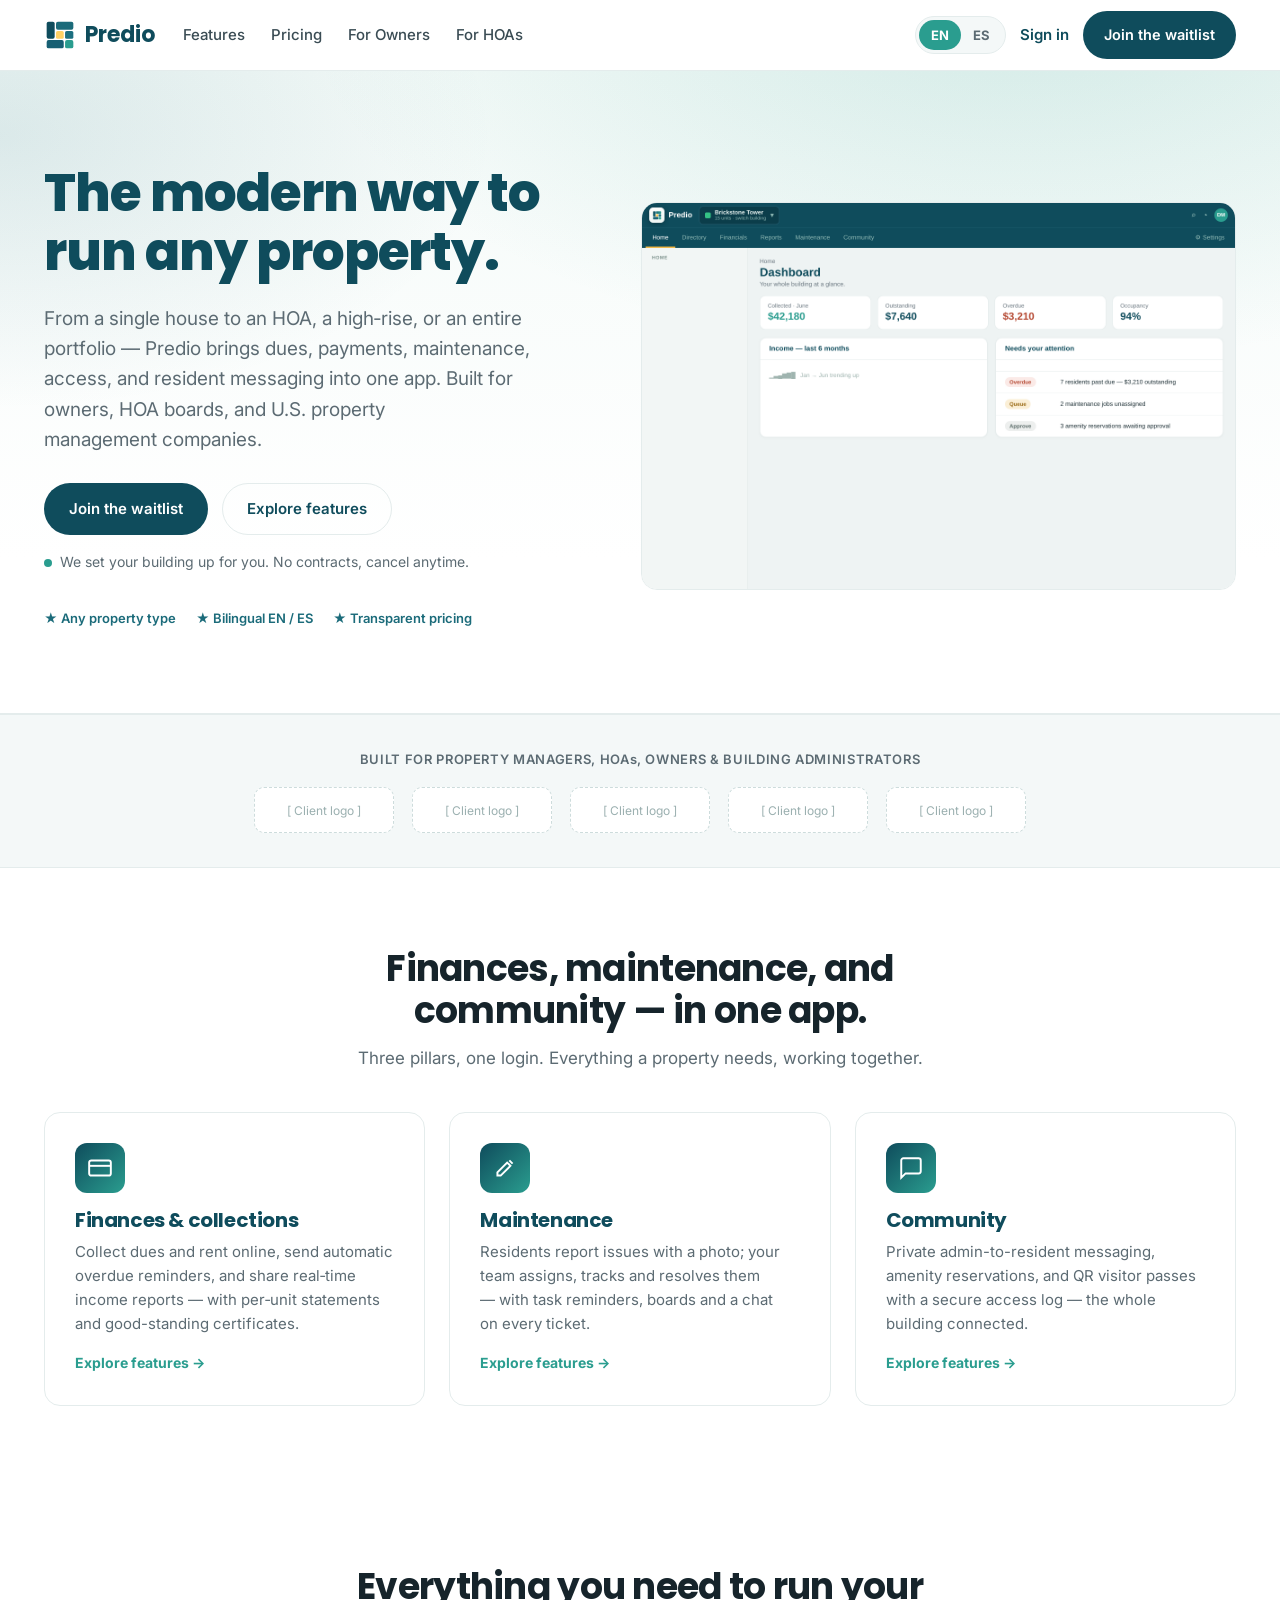
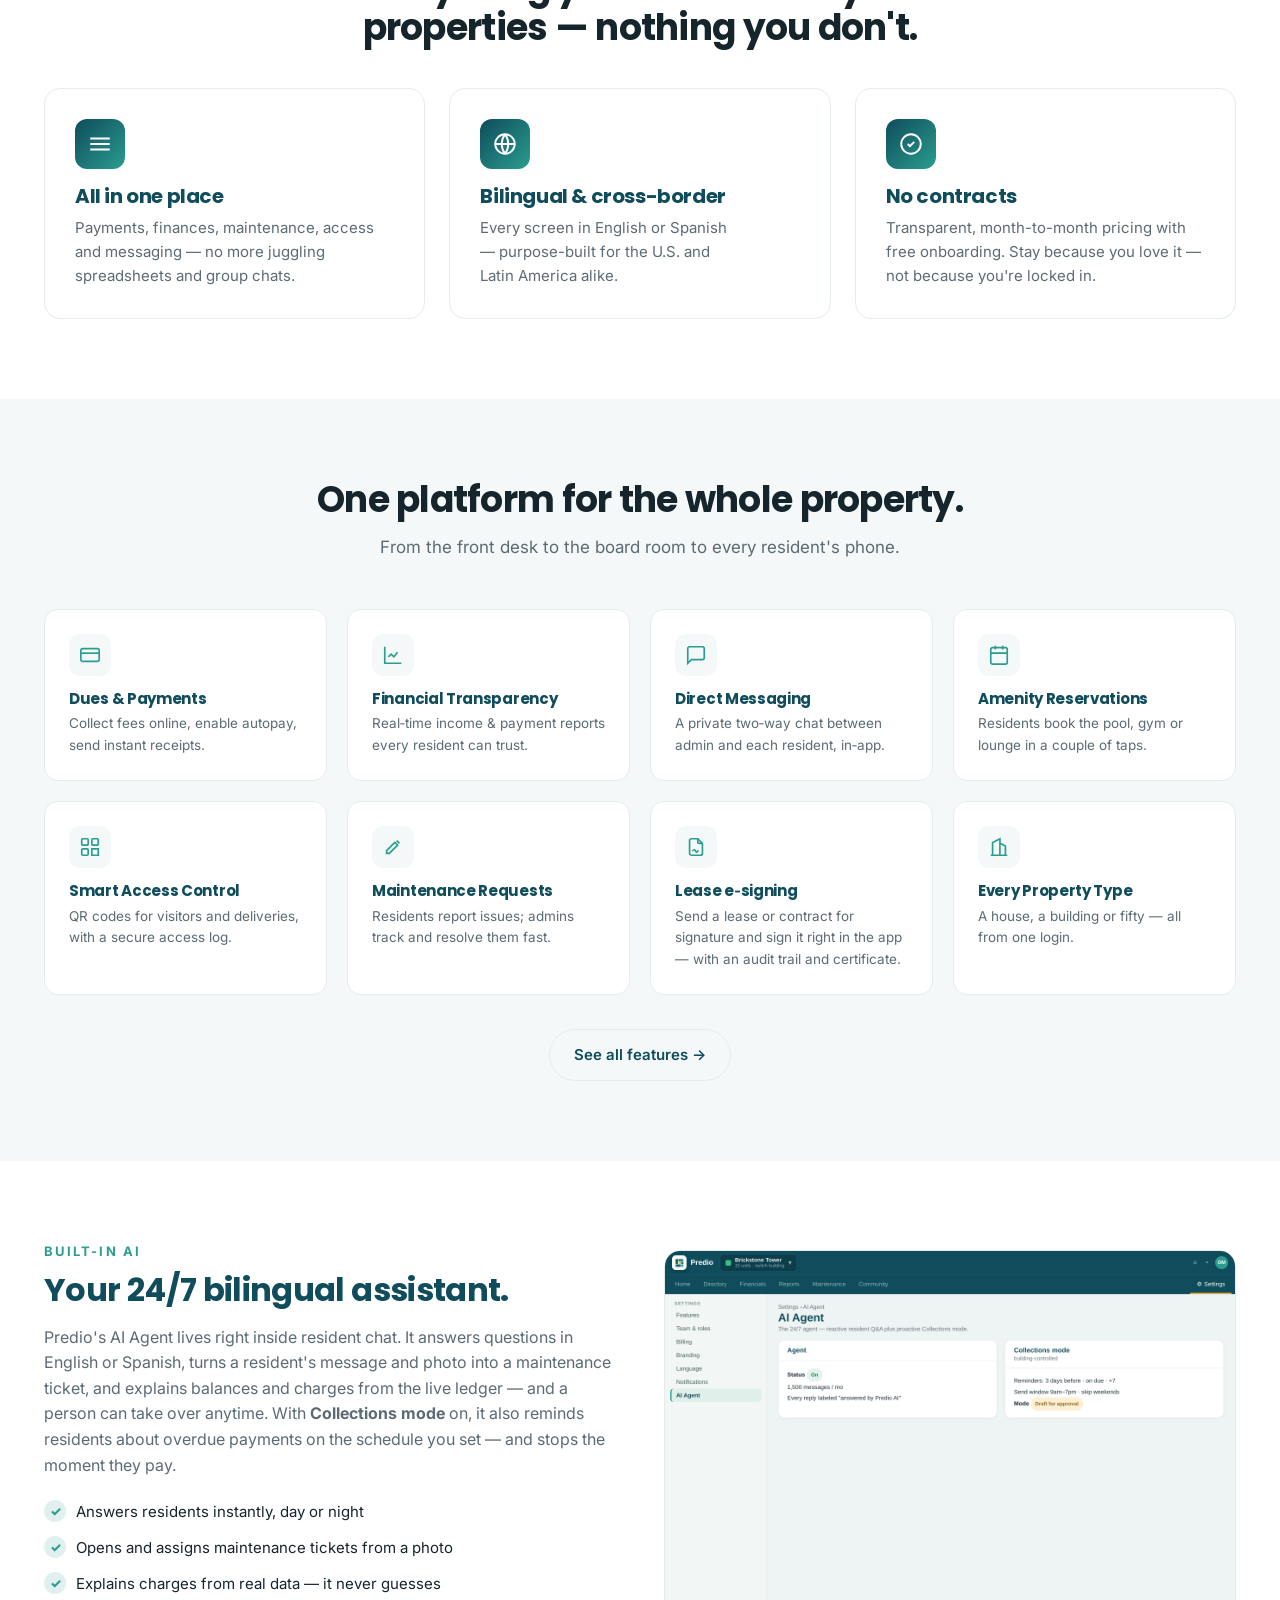
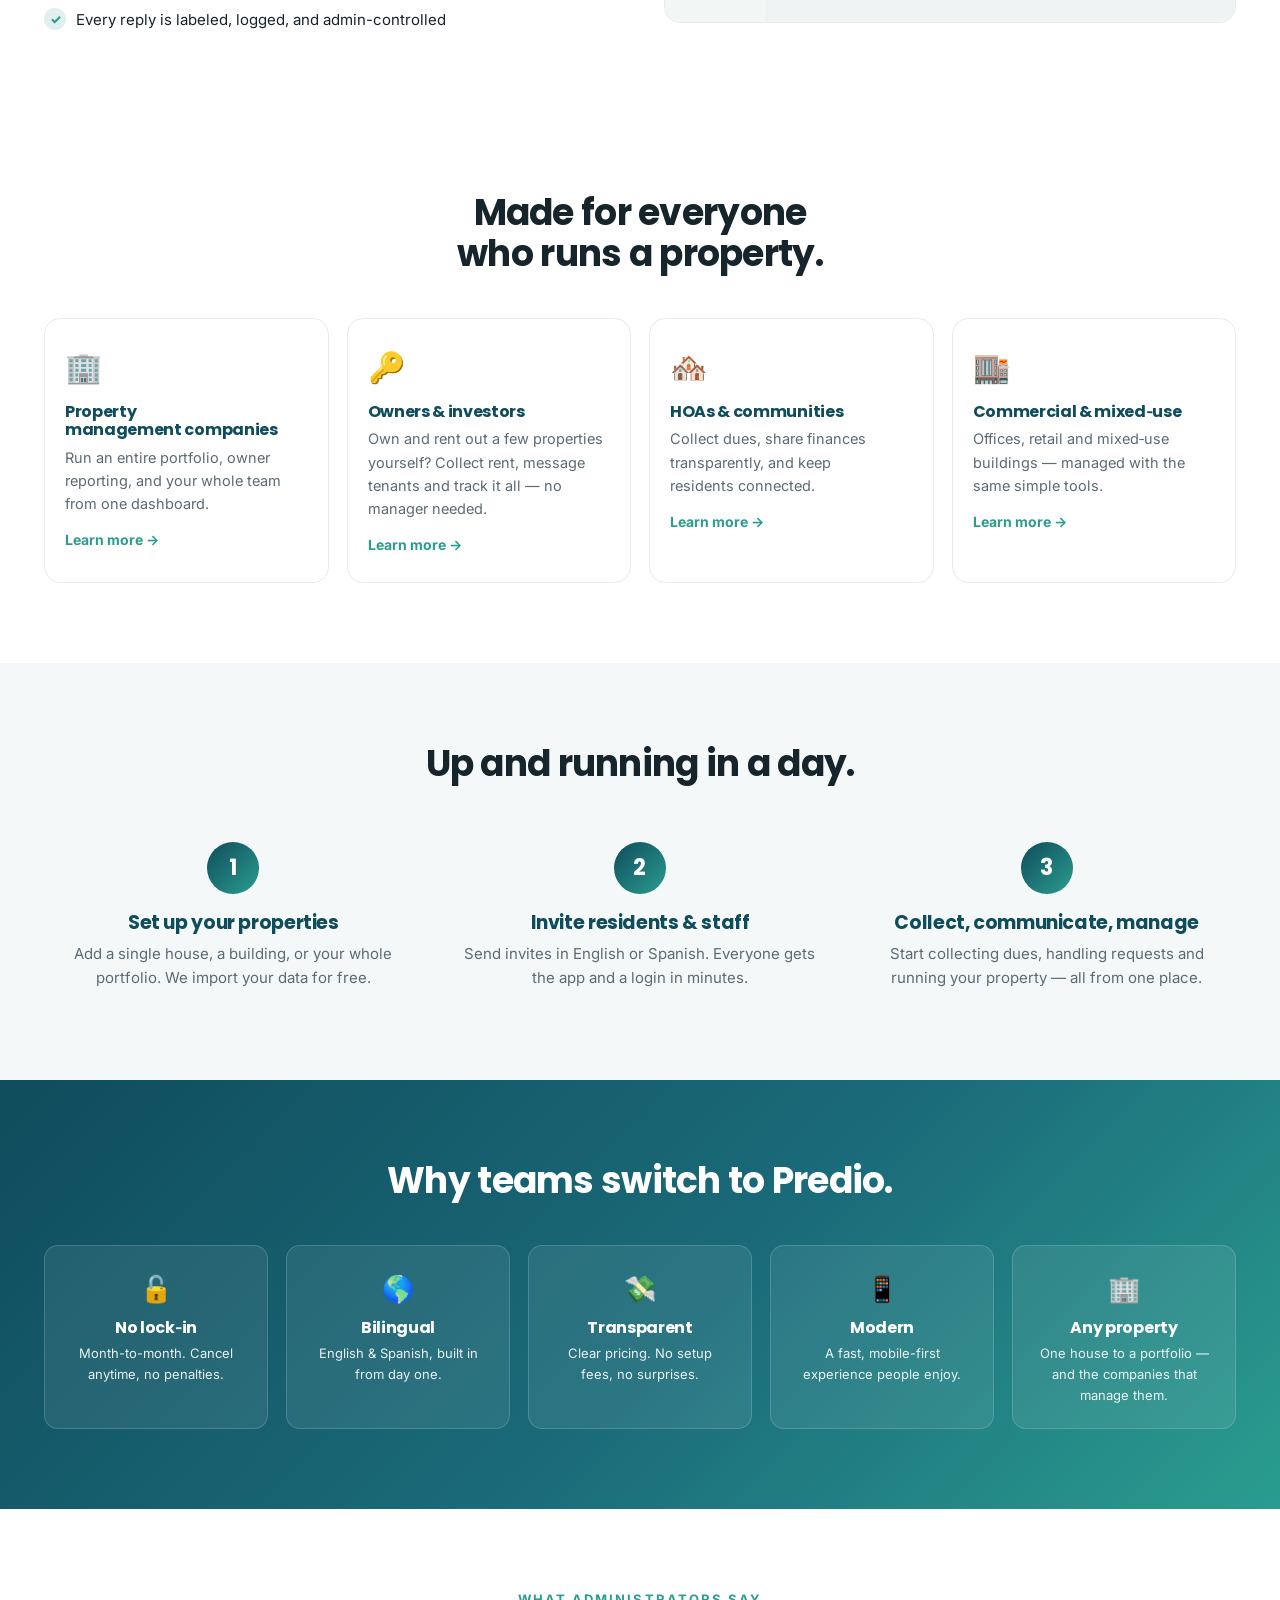
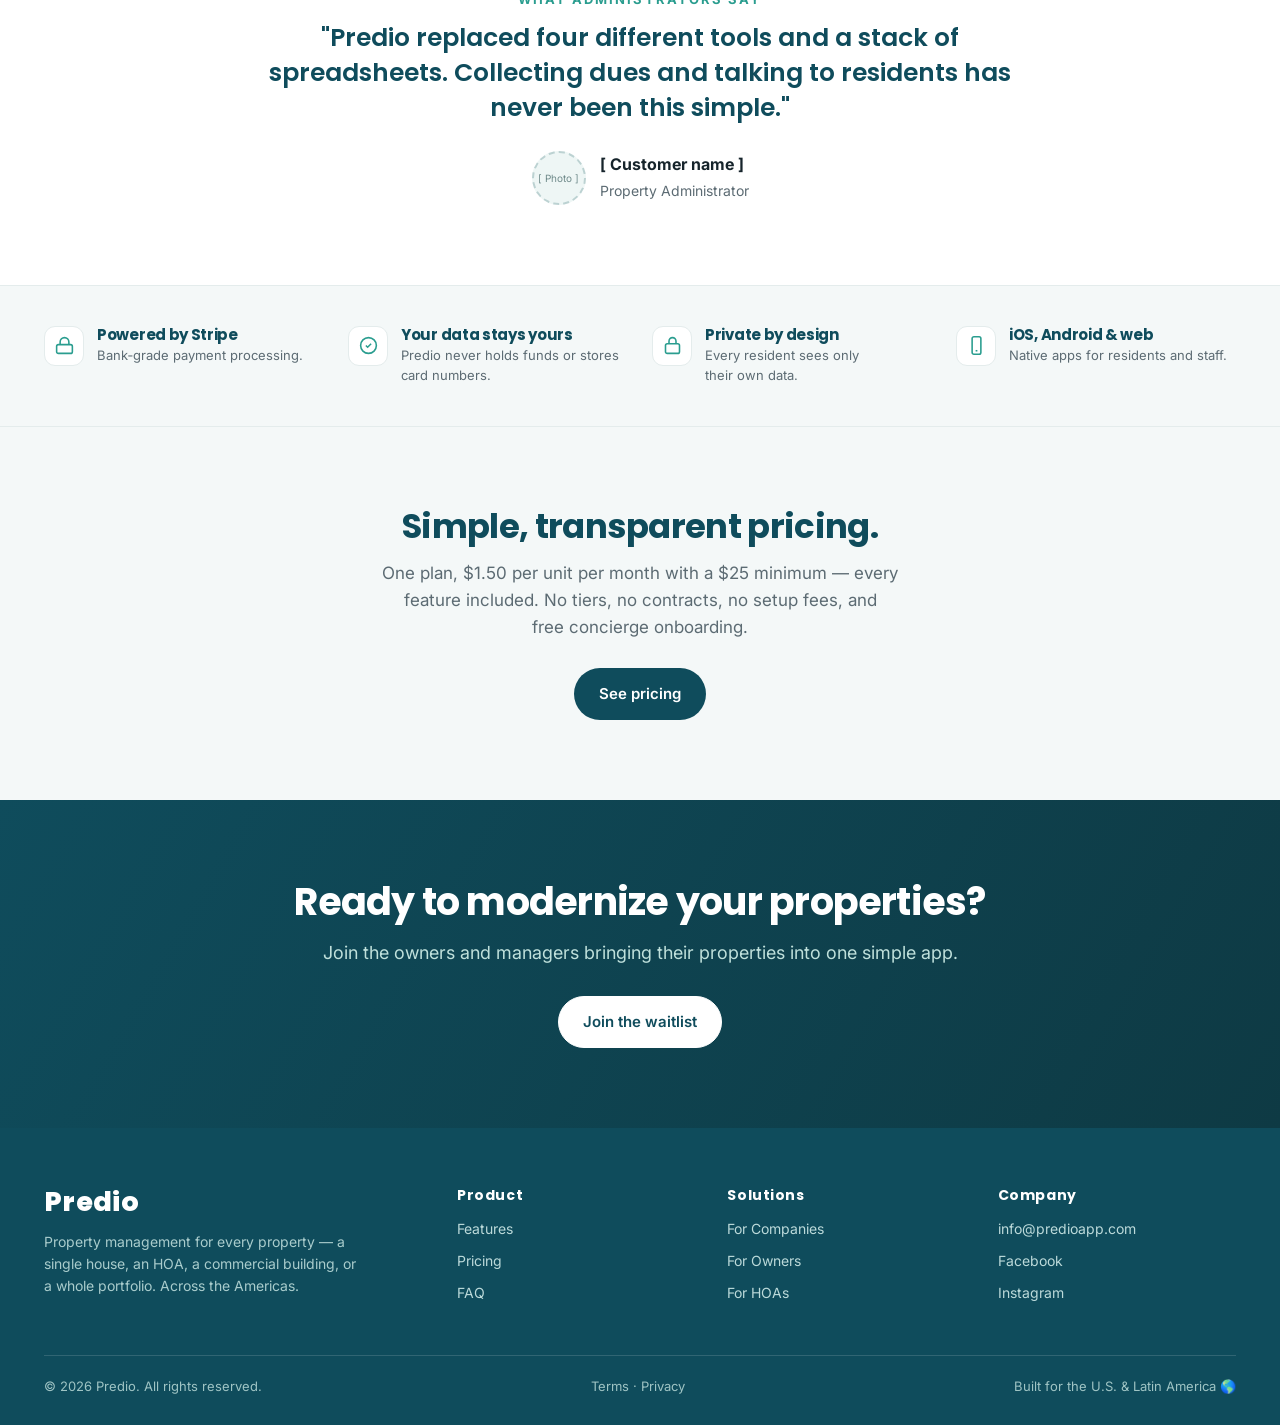
<file: index.html>
<!DOCTYPE html>
<html lang="en">
<head>
<meta charset="UTF-8" />
<meta name="viewport" content="width=device-width, initial-scale=1.0" />
<title id="metaTitle">Predio — Property Management Software for Any Property</title>
<meta id="metaDesc" name="description" content="Predio is modern property management software for houses, HOAs, condos, communities and commercial buildings — and the property management companies that run them. Dues, payments, maintenance, access and messaging in one bilingual app. No contracts." />
<link rel="canonical" href="https://www.predioapp.com/" />
<link rel="alternate" hreflang="en" href="https://www.predioapp.com/" />
<link rel="alternate" hreflang="es" href="https://www.predioapp.com/?lang=es" />
<link rel="alternate" hreflang="x-default" href="https://www.predioapp.com/" />
<meta property="og:type" content="website" />
<meta property="og:site_name" content="Predio" />
<meta property="og:title" content="Predio — Property Management Software for Any Property" />
<meta property="og:description" content="One bilingual app to run any property — houses, HOAs, condos, commercial buildings and whole portfolios. No contracts." />
<meta property="og:url" content="https://www.predioapp.com/" />
<meta property="og:image:width" content="1200" />
<meta property="og:image:height" content="630" />
<meta property="og:image:alt" content="Predio — property management for every property, bilingual EN/ES" />
<meta name="twitter:image" content="https://www.predioapp.com/og-image.png" />
<meta property="og:image" content="https://www.predioapp.com/og-image.png" />
<meta name="twitter:card" content="summary_large_image" />
<link rel="icon" href="data:image/svg+xml,%3Csvg xmlns='http://www.w3.org/2000/svg' viewBox='0 0 120 120'%3E%3Crect x='10' y='10' width='30' height='64' rx='7' fill='%230f4c5c'/%3E%3Crect x='45' y='10' width='65' height='30' rx='7' fill='%231b6b7a'/%3E%3Crect x='45' y='45' width='29' height='29' rx='6' fill='%23ffd166'/%3E%3Crect x='79' y='45' width='31' height='29' rx='6' fill='%231c6f80'/%3E%3Crect x='10' y='79' width='64' height='31' rx='7' fill='%23175f73'/%3E%3Crect x='79' y='79' width='31' height='31' rx='7' fill='%232a9d8f'/%3E%3C/svg%3E" />
<link rel="preconnect" href="https://fonts.googleapis.com" />
<link rel="preconnect" href="https://fonts.gstatic.com" crossorigin />
<link href="https://fonts.googleapis.com/css2?family=Inter:wght@400;500;600;700&family=Poppins:wght@600;700;800&display=swap" rel="stylesheet" />
<link rel="stylesheet" href="/styles.css" />
<script type="application/ld+json">
{"@context":"https://schema.org","@type":"SoftwareApplication","name":"Predio","applicationCategory":"BusinessApplication","operatingSystem":"Web, iOS, Android","description":"Property management software for any property — houses, HOAs, condos, communities and commercial buildings, and the property management companies that run them.","url":"https://www.predioapp.com/","offers":{"@type":"Offer","category":"SaaS","priceCurrency":"USD"},"publisher":{"@type":"Organization","name":"Predio","email":"info@predioapp.com","url":"https://www.predioapp.com/"}}
</script>
<script type="application/ld+json">
{"@context":"https://schema.org","@graph":[
{"@type":"Organization","@id":"https://www.predioapp.com/#org","name":"Predio","url":"https://www.predioapp.com/","email":"info@predioapp.com","logo":"https://www.predioapp.com/og-image.png","sameAs":["https://www.facebook.com/","https://www.instagram.com/"]},
{"@type":"WebSite","@id":"https://www.predioapp.com/#website","url":"https://www.predioapp.com/","name":"Predio","publisher":{"@id":"https://www.predioapp.com/#org"},"inLanguage":["en","es"]}
]}
</script>
</head>
<body>

<header class="nav">
  <div class="container nav-inner">
    <a class="logo" href="/" aria-label="Predio home"><svg viewBox="0 0 120 120" aria-hidden="true"><rect x="10" y="10" width="30" height="64" rx="7" fill="#0f4c5c"/><rect x="45" y="10" width="65" height="30" rx="7" fill="#1b6b7a"/><rect x="45" y="45" width="29" height="29" rx="6" fill="#ffd166"/><rect x="79" y="45" width="31" height="29" rx="6" fill="#1c6f80"/><rect x="10" y="79" width="64" height="31" rx="7" fill="#175f73"/><rect x="79" y="79" width="31" height="31" rx="7" fill="#2a9d8f"/></svg> Predio</a>
    <nav class="nav-desktop" aria-label="Primary">
        <a href="/features" data-i18n="nav_features">Features</a>
        <a href="/pricing" data-i18n="nav_pricing">Pricing</a>
        <a href="/owners" data-i18n="nav_owners">For Owners</a>
        <a href="/hoas" data-i18n="nav_hoa">For HOAs</a>
    </nav>
    <div class="nav-actions">
      <div class="lang lang-bar" role="button" tabindex="0" aria-label="Switch language"><div class="slider"></div><span class="active" data-l="en">EN</span><span data-l="es">ES</span></div>
      <a href="https://app.predioapp.com" class="nav-signin" data-i18n="nav_signin">Sign in</a>
      <a href="mailto:info@predioapp.com?subject=Predio%20waitlist&body=Please%20add%20me%20to%20the%20Predio%20waitlist." class="btn btn-primary nav-cta" data-i18n="nav_cta">Join the waitlist</a>
      <button class="menu-btn" id="menuBtn" aria-label="Menu" aria-expanded="false">&#9776;</button>
    </div>
    <div class="nav-drawer" id="navDrawer">
      <nav class="nav-links" id="navLinks" aria-label="Primary">
        <a href="/features" data-i18n="nav_features">Features</a>
        <a href="/pricing" data-i18n="nav_pricing">Pricing</a>
        <a href="/property-management" data-i18n="nav_pm">For Companies</a>
        <a href="/owners" data-i18n="nav_owners">For Owners</a>
        <a href="/hoas" data-i18n="nav_hoa">For HOAs</a>
        <a href="/faq" data-i18n="nav_faq">FAQ</a>
        <a href="https://app.predioapp.com" class="signin" data-i18n="nav_signin">Sign in</a>
      </nav>
      <div class="lang" role="button" tabindex="0" aria-label="Switch language"><div class="slider"></div><span class="active" data-l="en">EN</span><span data-l="es">ES</span></div>
      <a href="mailto:info@predioapp.com?subject=Predio%20waitlist&body=Please%20add%20me%20to%20the%20Predio%20waitlist." class="btn btn-primary" data-i18n="nav_cta">Join the waitlist</a>
    </div>
  </div>
</header>

<main>
<section class="hero">
  <div class="container hero-grid">
    <div>
      <h1 data-i18n="hero_h1">The modern way to run any property.</h1>
      <p class="sub" data-i18n="hero_sub">From a single house to an HOA, a high-rise, or an entire portfolio — Predio brings dues, payments, maintenance, access, and resident messaging into one app. Built for owners, HOA boards, and U.S. property management companies.</p>
      <div class="hero-cta">
        <a href="mailto:info@predioapp.com?subject=Predio%20waitlist&body=Please%20add%20me%20to%20the%20Predio%20waitlist." class="btn btn-primary" data-i18n="hero_cta1">Join the waitlist</a>
        <a href="/features" class="btn btn-ghost" data-i18n="hero_cta2">Explore features</a>
      </div>
      <div class="hero-note"><span class="dot"></span><span data-i18n="hero_note">We set your building up for you. No contracts, cancel anytime.</span></div>
      <div class="badges">
        <span class="badge" data-i18n="badge1">★ Any property type</span>
        <span class="badge" data-i18n="badge2">★ Bilingual EN / ES</span>
        <span class="badge" data-i18n="badge3">★ Transparent pricing</span>
      </div>
    </div>
    <figure class="shot hero-shot"><img src="assets/screens/web-dashboard.png" alt="Predio admin dashboard preview" loading="lazy"></figure>
  </div>
</section>

<div class="trust">
  <div class="container">
    <div class="label" data-i18n="trust_label">BUILT FOR PROPERTY MANAGERS, HOAs, OWNERS &amp; BUILDING ADMINISTRATORS</div>
    <div class="trust-logos">
      <div class="tlogo" data-i18n="logo_ph">[ Client logo ]</div><div class="tlogo" data-i18n="logo_ph">[ Client logo ]</div><div class="tlogo" data-i18n="logo_ph">[ Client logo ]</div><div class="tlogo" data-i18n="logo_ph">[ Client logo ]</div><div class="tlogo" data-i18n="logo_ph">[ Client logo ]</div>
    </div>
  </div>
</div>

<section>
  <div class="container">
    <div class="section-head"><h2 data-i18n="pill_h2">Finances, maintenance, and community — in one app.</h2><p data-i18n="pill_sub">Three pillars, one login. Everything a property needs, working together.</p></div>
    <div class="vp-grid">
      <a class="vp-card link" href="/features">
        <div class="vp-ic"><svg fill="none" stroke-width="1.8" viewBox="0 0 24 24"><rect x="2" y="5" width="20" height="14" rx="2"/><path d="M2 10h20"/></svg></div>
        <h3 data-i18n="pill1_t">Finances &amp; collections</h3>
        <p data-i18n="pill1_d">Collect dues and rent online, send automatic overdue reminders, and share real-time income reports — with per-unit statements and good-standing certificates.</p>
        <span class="arrow" data-i18n="pill_more">Explore features →</span>
      </a>
      <a class="vp-card link" href="/features">
        <div class="vp-ic"><svg fill="none" stroke-width="1.8" viewBox="0 0 24 24"><path d="M14 7l3 3-9 9H5v-3z"/><path d="M16 5l3 3"/></svg></div>
        <h3 data-i18n="pill2_t">Maintenance</h3>
        <p data-i18n="pill2_d">Residents report issues with a photo; your team assigns, tracks and resolves them — with task reminders, boards and a chat on every ticket.</p>
        <span class="arrow" data-i18n="pill_more">Explore features →</span>
      </a>
      <a class="vp-card link" href="/features">
        <div class="vp-ic"><svg fill="none" stroke-width="1.8" viewBox="0 0 24 24"><path d="M21 15a2 2 0 0 1-2 2H7l-4 4V5a2 2 0 0 1 2-2h14a2 2 0 0 1 2 2z"/></svg></div>
        <h3 data-i18n="pill3_t">Community</h3>
        <p data-i18n="pill3_d">Private admin-to-resident messaging, amenity reservations, and QR visitor passes with a secure access log — the whole building connected.</p>
        <span class="arrow" data-i18n="pill_more">Explore features →</span>
      </a>
    </div>
  </div>
</section>

<section>
  <div class="container">
    <div class="section-head"><h2 data-i18n="vp_h2">Everything you need to run your properties — nothing you don't.</h2></div>
    <div class="vp-grid">
      <div class="vp-card"><div class="vp-ic"><svg fill="none" stroke-width="1.8" viewBox="0 0 24 24"><path d="M3 7h18M3 12h18M3 17h18"/></svg></div><h3 data-i18n="vp1_t">All in one place</h3><p data-i18n="vp1_d">Payments, finances, maintenance, access and messaging — no more juggling spreadsheets and group chats.</p></div>
      <div class="vp-card"><div class="vp-ic"><svg fill="none" stroke-width="1.8" viewBox="0 0 24 24"><circle cx="12" cy="12" r="9"/><path d="M3 12h18M12 3a15 15 0 0 1 0 18M12 3a15 15 0 0 0 0 18"/></svg></div><h3 data-i18n="vp2_t">Bilingual &amp; cross-border</h3><p data-i18n="vp2_d">Every screen in English or Spanish — purpose-built for the U.S. and Latin America alike.</p></div>
      <div class="vp-card"><div class="vp-ic"><svg fill="none" stroke-width="1.8" viewBox="0 0 24 24"><path d="M9 12l2 2 4-4"/><circle cx="12" cy="12" r="9"/></svg></div><h3 data-i18n="vp3_t">No contracts</h3><p data-i18n="vp3_d">Transparent, month-to-month pricing with free onboarding. Stay because you love it — not because you're locked in.</p></div>
    </div>
  </div>
</section>

<section style="background:var(--soft)">
  <div class="container">
    <div class="section-head"><h2 data-i18n="feat_h2">One platform for the whole property.</h2><p data-i18n="feat_sub">From the front desk to the board room to every resident's phone.</p></div>
    <div class="feat-grid">
      <div class="feat"><div class="fic"><svg fill="none" stroke-width="1.8" viewBox="0 0 24 24"><rect x="2" y="5" width="20" height="14" rx="2"/><path d="M2 10h20"/></svg></div><h3 data-i18n="f1_t">Dues &amp; Payments</h3><p data-i18n="f1_d">Collect fees online, enable autopay, send instant receipts.</p></div>
      <div class="feat"><div class="fic"><svg fill="none" stroke-width="1.8" viewBox="0 0 24 24"><path d="M3 3v18h18"/><path d="M7 14l3-3 3 3 4-5"/></svg></div><h3 data-i18n="f2_t">Financial Transparency</h3><p data-i18n="f2_d">Real-time income &amp; payment reports every resident can trust.</p></div>
      <div class="feat"><div class="fic"><svg fill="none" stroke-width="1.8" viewBox="0 0 24 24"><path d="M21 15a2 2 0 0 1-2 2H7l-4 4V5a2 2 0 0 1 2-2h14a2 2 0 0 1 2 2z"/></svg></div><h3 data-i18n="f3_t">Direct Messaging</h3><p data-i18n="f3_d">A private two-way chat between admin and each resident, in-app.</p></div>
      <div class="feat"><div class="fic"><svg fill="none" stroke-width="1.8" viewBox="0 0 24 24"><rect x="3" y="4" width="18" height="18" rx="2"/><path d="M16 2v4M8 2v4M3 10h18"/></svg></div><h3 data-i18n="f4_t">Amenity Reservations</h3><p data-i18n="f4_d">Residents book the pool, gym or lounge in a couple of taps.</p></div>
      <div class="feat"><div class="fic"><svg fill="none" stroke-width="1.8" viewBox="0 0 24 24"><rect x="3" y="3" width="7" height="7" rx="1"/><rect x="14" y="3" width="7" height="7" rx="1"/><rect x="3" y="14" width="7" height="7" rx="1"/><path d="M14 14h7v7h-7z"/></svg></div><h3 data-i18n="f5_t">Smart Access Control</h3><p data-i18n="f5_d">QR codes for visitors and deliveries, with a secure access log.</p></div>
      <div class="feat"><div class="fic"><svg fill="none" stroke-width="1.8" viewBox="0 0 24 24"><path d="M14 7l3 3-9 9H5v-3z"/><path d="M16 5l3 3"/></svg></div><h3 data-i18n="f6_t">Maintenance Requests</h3><p data-i18n="f6_d">Residents report issues; admins track and resolve them fast.</p></div>
      <div class="feat"><div class="fic"><svg fill="none" stroke-width="1.8" viewBox="0 0 24 24"><path d="M14 3v4a1 1 0 0 0 1 1h4"/><path d="M17 21H7a2 2 0 0 1-2-2V5a2 2 0 0 1 2-2h7l5 5v11a2 2 0 0 1-2 2z"/><path d="M8 16.5c1.4-2 2.8-2 3.6 0s2.2 1 2.9-1"/></svg></div><h3 data-i18n="f7_t">Lease e-signing</h3><p data-i18n="f7_d">Send a lease or contract for signature and sign it right in the app — with an audit trail and certificate.</p></div>
      <div class="feat"><div class="fic"><svg fill="none" stroke-width="1.8" viewBox="0 0 24 24"><path d="M3 21h18M5 21V7l8-4v18M19 21V11l-6-3"/></svg></div><h3 data-i18n="f8_t">Every Property Type</h3><p data-i18n="f8_d">A house, a building or fifty — all from one login.</p></div>
    </div>
    <div class="center" style="margin-top:34px"><a href="/features" class="btn btn-ghost" data-i18n="feat_all">See all features →</a></div>
  </div>
</section>

<section>
  <div class="container split">
    <div>
      <div class="kicker" data-i18n="ai_kicker">Built-in AI</div>
      <h2 data-i18n="ai_h2">Your 24/7 bilingual assistant.</h2>
      <p data-i18n="ai_d">Predio's AI Agent lives right inside resident chat. It answers questions in English or Spanish, turns a resident's message and photo into a maintenance ticket, and explains balances and charges from the live ledger — and a person can take over anytime. With <strong>Collections mode</strong> on, it also reminds residents about overdue payments on the schedule you set — and stops the moment they pay.</p>
      <div class="checks">
        <div class="check"><span class="c">✓</span><span data-i18n="ai_1">Answers residents instantly, day or night</span></div>
        <div class="check"><span class="c">✓</span><span data-i18n="ai_2">Opens and assigns maintenance tickets from a photo</span></div>
        <div class="check"><span class="c">✓</span><span data-i18n="ai_3">Explains charges from real data — it never guesses</span></div>
        <div class="check"><span class="c">✓</span><span data-i18n="ai_4">Every reply is labeled, logged, and admin-controlled</span></div>
      </div>
    </div>
    <figure class="shot web"><img src="assets/screens/web-ai-agent.png" alt="Predio AI Agent answering a resident in chat" loading="lazy"></figure>
  </div>
</section>

<section>
  <div class="container">
    <div class="section-head"><h2 data-i18n="aud_h2">Made for everyone who runs a property.</h2></div>
    <div class="aud-grid">
      <a class="aud" href="/property-management"><div class="emoji">🏢</div><h3 data-i18n="aud1_t">Property management companies</h3><p data-i18n="aud1_d">Run an entire portfolio, owner reporting, and your whole team from one dashboard.</p><span class="arrow" data-i18n="aud_more">Learn more →</span></a>
      <a class="aud" href="/owners"><div class="emoji">🔑</div><h3 data-i18n="aud4_t">Owners &amp; investors</h3><p data-i18n="aud4_d">Own and rent out a few properties yourself? Collect rent, message tenants and track it all — no manager needed.</p><span class="arrow" data-i18n="aud_more">Learn more →</span></a>
      <a class="aud" href="/hoas"><div class="emoji">🏘️</div><h3 data-i18n="aud2_t">HOAs &amp; communities</h3><p data-i18n="aud2_d">Collect dues, share finances transparently, and keep residents connected.</p><span class="arrow" data-i18n="aud_more">Learn more →</span></a>
      <a class="aud" href="/features"><div class="emoji">🏬</div><h3 data-i18n="aud3_t">Commercial &amp; mixed-use</h3><p data-i18n="aud3_d">Offices, retail and mixed-use buildings — managed with the same simple tools.</p><span class="arrow" data-i18n="aud_more">Learn more →</span></a>
    </div>
  </div>
</section>

<section id="how" style="background:var(--soft)">
  <div class="container">
    <div class="section-head"><h2 data-i18n="how_h2">Up and running in a day.</h2></div>
    <div class="steps">
      <div class="step"><div class="num">1</div><h3 data-i18n="s1_t">Set up your properties</h3><p data-i18n="s1_d">Add a single house, a building, or your whole portfolio. We import your data for free.</p></div>
      <div class="step"><div class="num">2</div><h3 data-i18n="s2_t">Invite residents &amp; staff</h3><p data-i18n="s2_d">Send invites in English or Spanish. Everyone gets the app and a login in minutes.</p></div>
      <div class="step"><div class="num">3</div><h3 data-i18n="s3_t">Collect, communicate, manage</h3><p data-i18n="s3_d">Start collecting dues, handling requests and running your property — all from one place.</p></div>
    </div>
  </div>
</section>

<section class="band">
  <div class="container">
    <div class="section-head"><h2 data-i18n="diff_h2">Why teams switch to Predio.</h2></div>
    <div class="diff-grid">
      <div class="diff"><div class="d-ic">🔓</div><h3 data-i18n="d1_t">No lock-in</h3><p data-i18n="d1_d">Month-to-month. Cancel anytime, no penalties.</p></div>
      <div class="diff"><div class="d-ic">🌎</div><h3 data-i18n="d2_t">Bilingual</h3><p data-i18n="d2_d">English &amp; Spanish, built in from day one.</p></div>
      <div class="diff"><div class="d-ic">💸</div><h3 data-i18n="d3_t">Transparent</h3><p data-i18n="d3_d">Clear pricing. No setup fees, no surprises.</p></div>
      <div class="diff"><div class="d-ic">📱</div><h3 data-i18n="d4_t">Modern</h3><p data-i18n="d4_d">A fast, mobile-first experience people enjoy.</p></div>
      <div class="diff"><div class="d-ic">🏢</div><h3 data-i18n="d5_t">Any property</h3><p data-i18n="d5_d">One house to a portfolio — and the companies that manage them.</p></div>
    </div>
  </div>
</section>

<section>
  <div class="container quote">
    <div class="kicker center" data-i18n="t_kicker">What administrators say</div>
    <p data-i18n="t_quote">"Predio replaced four different tools and a stack of spreadsheets. Collecting dues and talking to residents has never been this simple."</p>
    <div class="who"><div class="avatar" data-i18n="t_avatar">[ Photo ]</div><div style="text-align:left"><strong data-i18n="t_name">[ Customer name ]</strong><br><span style="color:var(--muted);font-size:14px" data-i18n="t_role">Property Administrator</span></div></div>
  </div>
</section>

<div class="secure">
  <div class="container">
    <div class="row4">
      <div class="it"><div class="si"><svg viewBox="0 0 24 24"><rect x="3" y="11" width="18" height="10" rx="2"/><path d="M7 11V8a5 5 0 0 1 10 0v3"/></svg></div><div><h4 data-i18n="sec1_t">Powered by Stripe</h4><p data-i18n="sec1_d">Bank-grade payment processing.</p></div></div>
      <div class="it"><div class="si"><svg viewBox="0 0 24 24"><path d="M9 12l2 2 4-4"/><circle cx="12" cy="12" r="9"/></svg></div><div><h4 data-i18n="sec2_t">Your data stays yours</h4><p data-i18n="sec2_d">Predio never holds funds or stores card numbers.</p></div></div>
      <div class="it"><div class="si"><svg viewBox="0 0 24 24"><rect x="4" y="10" width="16" height="11" rx="2"/><path d="M8 10V7a4 4 0 0 1 8 0v3"/></svg></div><div><h4 data-i18n="sec3_t">Private by design</h4><p data-i18n="sec3_d">Every resident sees only their own data.</p></div></div>
      <div class="it"><div class="si"><svg viewBox="0 0 24 24"><rect x="7" y="2" width="10" height="20" rx="2"/><path d="M11 18h2"/></svg></div><div><h4 data-i18n="sec4_t">iOS, Android &amp; web</h4><p data-i18n="sec4_d">Native apps for residents and staff.</p></div></div>
    </div>
  </div>
</div>

<section style="background:var(--soft)">
  <div class="container center">
    <h2 class="teaser-h2" data-i18n="pt_h2">Simple, transparent pricing.</h2>
    <p style="color:var(--muted);font-size:17px;margin:14px auto 26px;max-width:560px" data-i18n="pt_d">One plan, $1.50 per unit per month with a $25 minimum — every feature included. No tiers, no contracts, no setup fees, and free concierge onboarding.</p>
    <a href="/pricing" class="btn btn-primary" data-i18n="pt_cta">See pricing</a>
  </div>
</section>

<section class="final">
  <div class="container">
    <h2 data-i18n="cta_h2">Ready to modernize your properties?</h2>
    <p data-i18n="cta_sub">Join the owners and managers bringing their properties into one simple app.</p>
    <a href="mailto:info@predioapp.com?subject=Predio%20waitlist&body=Please%20add%20me%20to%20the%20Predio%20waitlist." class="btn btn-light" data-i18n="cta_btn">Join the waitlist</a>
  </div>
</section>
</main>

<footer>
  <div class="container">
    <div class="foot-grid">
      <div class="foot-brand">
        <div class="foot-wordmark">Predio</div>
        <p data-i18n="foot_tag">Property management for every property — a single house, an HOA, a commercial building, or a whole portfolio. Across the Americas.</p>
      </div>
      <div class="foot-col"><h4 data-i18n="foot_product">Product</h4><a href="/features" data-i18n="nav_features">Features</a><a href="/pricing" data-i18n="nav_pricing">Pricing</a><a href="/faq" data-i18n="nav_faq">FAQ</a></div>
      <div class="foot-col"><h4 data-i18n="foot_solutions">Solutions</h4><a href="/property-management" data-i18n="nav_pm">For Companies</a><a href="/owners" data-i18n="nav_owners">For Owners</a><a href="/hoas" data-i18n="nav_hoa">For HOAs</a></div>
      <div class="foot-col"><h4 data-i18n="foot_company">Company</h4><a href="mailto:info@predioapp.com">info@predioapp.com</a><a href="https://www.facebook.com/" target="_blank" rel="noopener">Facebook</a><a href="https://www.instagram.com/" target="_blank" rel="noopener">Instagram</a></div>
    </div>
    <div class="foot-bottom"><span>© <span id="year"></span> Predio. <span data-i18n="rights">All rights reserved.</span></span><span class="foot-legal"><a href="/terms" data-i18n="foot_terms">Terms</a> · <a href="/privacy" data-i18n="foot_privacy">Privacy</a></span><span data-i18n="foot_made">Built for the U.S. &amp; Latin America 🌎</span></div>
  </div>
</footer>

<script>
window.ES = {
  foot_terms:"Términos de Servicio", foot_privacy:"Política de Privacidad",
  nav_features:"Funciones", nav_pricing:"Precios", nav_pm:"Para Empresas", nav_owners:"Para Propietarios", nav_hoa:"Para Condominios", nav_faq:"Preguntas", nav_cta:"Únete a la lista de espera", nav_signin:"Iniciar sesión",
  hero_h1:"La forma moderna de administrar cualquier propiedad.",
  hero_sub:"Desde una sola casa hasta un condominio, una torre o todo un portafolio — Predio reúne expensas, pagos, mantenimiento, accesos y mensajería en una sola app. Para propietarios, comunidades y administradores en Latinoamérica.",
  hero_cta1:"Únete a la lista de espera", hero_cta2:"Explora las funciones", hero_note:"Nosotros configuramos tu edificio por ti. Sin contratos, cancela cuando quieras.",
  ai_kicker:"IA integrada", ai_h2:"Tu asistente bilingüe 24/7.",
  ai_d:"El Agente IA de Predio vive dentro del chat con los residentes. Responde preguntas en español o inglés, convierte el mensaje y la foto de un residente en un ticket de mantenimiento, y explica saldos y cargos con el estado de cuenta en vivo — y una persona puede tomar el control cuando quiera. Con el <strong>modo Cobranza</strong> activo, también recuerda a los residentes los pagos vencidos según el calendario que definas — y se detiene en cuanto pagan.",
  ai_1:"Responde a los residentes al instante, de día o de noche",
  ai_2:"Abre y asigna tickets de mantenimiento a partir de una foto",
  ai_3:"Explica los cargos con datos reales — nunca adivina",
  ai_4:"Cada respuesta queda etiquetada, registrada y bajo control del administrador",
  sec1_t:"Con tecnología de Stripe", sec1_d:"Procesamiento de pagos de nivel bancario.",
  sec2_t:"Tus datos son tuyos", sec2_d:"Predio nunca retiene fondos ni guarda números de tarjeta.",
  sec3_t:"Privacidad por diseño", sec3_d:"Cada residente ve solo sus propios datos.",
  sec4_t:"iOS, Android y web", sec4_d:"Apps nativas para residentes y personal.",
  badge1:"★ Cualquier propiedad", badge2:"★ Bilingüe ES / EN", badge3:"★ Precios transparentes",
  hero_img:"[ Imagen: panel de Predio en laptop + la app del residente en el celular ]",
  trust_label:"DISEÑADO PARA ADMINISTRADORES, CONDOMINIOS, PROPIETARIOS Y COMUNIDADES",
  logo_ph:"[ Logo de cliente ]",
  vp_kicker:"Por qué Predio", vp_h2:"Todo lo que necesitas para administrar tus propiedades — nada de más.",
  vp1_t:"Todo en un solo lugar", vp1_d:"Pagos, finanzas, mantenimiento, accesos y mensajes — sin malabares con hojas de cálculo y grupos de chat.",
  vp2_t:"Bilingüe y sin fronteras", vp2_d:"Cada pantalla en español o inglés — hecho para Latinoamérica y Estados Unidos por igual.",
  vp3_t:"Sin contratos", vp3_d:"Precios transparentes mes a mes con capacitación gratis. Te quedas porque te encanta — no porque estás atado.",
  feat_kicker:"Funciones", feat_h2:"Una sola plataforma para toda la propiedad.", feat_sub:"De la portería a la directiva y al celular de cada residente.",
  f1_t:"Expensas y Pagos", f1_d:"Cobra en línea, activa el pago automático y envía recibos al instante.",
  f2_t:"Transparencia Financiera", f2_d:"Reportes de ingresos y pagos en tiempo real en los que todos confían.",
  f3_t:"Mensajería Directa", f3_d:"Un chat privado y bidireccional entre administrador y cada residente, en la app.",
  f4_t:"Reserva de Áreas Comunes", f4_d:"Los residentes reservan la piscina, el gimnasio o el salón en un par de toques.",
  f5_t:"Control de Acceso Inteligente", f5_d:"Códigos QR para visitas y entregas, con un registro de acceso seguro.",
  f6_t:"Solicitudes de Mantenimiento", f6_d:"Los residentes reportan incidencias; los administradores las resuelven rápido.",
  f7_t:"Firma de contratos", f7_d:"Envía un contrato de arrendamiento para firmar y fírmalo dentro de la app — con bitácora de auditoría y certificado.",
  f8_t:"Cualquier Propiedad", f8_d:"Una casa, un edificio o cincuenta — todo desde un solo acceso.",
  feat_all:"Ver todas las funciones →",
  pill_h2:"Finanzas, mantenimiento y comunidad — en una sola app.", pill_sub:"Tres pilares, un solo acceso. Todo lo que una propiedad necesita, trabajando en conjunto.",
  pill1_t:"Finanzas y cobranza", pill1_d:"Cobra expensas y renta en línea, envía recordatorios automáticos de mora y comparte reportes de ingresos en tiempo real — con estados de cuenta por unidad y paz y salvo.",
  pill2_t:"Mantenimiento", pill2_d:"Los residentes reportan incidencias con una foto; tu equipo asigna, da seguimiento y resuelve — con recordatorios de tareas, tableros y un chat en cada ticket.",
  pill3_t:"Comunidad", pill3_d:"Mensajería privada entre administración y residentes, reserva de amenidades y pases de visita con QR con registro de acceso seguro — todo el edificio conectado.",
  pill_more:"Explora las funciones →",
  aud_kicker:"Para quién es", aud_h2:"Hecho para todos los que administran una propiedad.",
  aud1_t:"Empresas administradoras", aud1_d:"Gestiona un portafolio completo, reportes a propietarios y a todo tu equipo desde un solo panel.",
  aud2_t:"Condominios y comunidades", aud2_d:"Cobra expensas, comparte las finanzas con transparencia y mantén conectados a los residentes.",
  aud3_t:"Comercial y uso mixto", aud3_d:"Oficinas, locales y edificios de uso mixto — administrados con las mismas herramientas simples.",
  aud4_t:"Propietarios e inversionistas", aud4_d:"¿Tienes algunas propiedades en renta? Cobra la renta, habla con inquilinos y controla todo — sin administrador.",
  aud_more:"Saber más →",
  how_kicker:"Cómo funciona", how_h2:"Operando en un solo día.",
  s1_t:"Configura tus propiedades", s1_d:"Agrega una sola casa, un edificio o todo tu portafolio. Importamos tus datos sin costo.",
  s2_t:"Invita a residentes y personal", s2_d:"Envía invitaciones en español o inglés. Todos reciben la app y su acceso en minutos.",
  s3_t:"Cobra, comunica, administra", s3_d:"Empieza a cobrar expensas, atender solicitudes y administrar tu propiedad — todo desde un solo lugar.",
  diff_kicker:"La diferencia Predio", diff_h2:"Por qué los equipos eligen Predio.",
  d1_t:"Sin ataduras", d1_d:"Mes a mes. Cancela cuando quieras, sin penalidades.",
  d2_t:"Bilingüe", d2_d:"Español e inglés, integrados desde el día uno.",
  d3_t:"Transparente", d3_d:"Precios claros. Sin costos de instalación ni sorpresas.",
  d4_t:"Moderno", d4_d:"Una experiencia rápida y mobile-first que la gente disfruta.",
  d5_t:"Cualquier propiedad", d5_d:"De una casa a un portafolio — y quienes los administran.",
  t_kicker:"Lo que dicen los administradores",
  t_quote:"“Predio reemplazó cuatro herramientas distintas y una pila de hojas de cálculo. Cobrar expensas y hablar con los residentes nunca fue tan simple.”",
  t_avatar:"[ Foto ]", t_name:"[ Nombre del cliente ]", t_role:"Administrador de propiedades",
  pt_kicker:"Precios", pt_h2:"Precios simples y transparentes.",
  pt_d:"Un solo plan: $1.50 por unidad al mes con un mínimo de $25 — todas las funciones incluidas. Sin niveles, sin contratos, sin costos de instalación y con capacitación gratis.",
  pt_cta:"Ver precios",
  cta_h2:"¿Listo para modernizar tus propiedades?", cta_sub:"Únete a los propietarios y administradores que llevan sus propiedades a una sola app simple.", cta_btn:"Únete a la lista de espera",
  foot_tag:"Administración para cada propiedad — una sola casa, un condominio, un edificio comercial o todo un portafolio. En todas las Américas.",
  foot_product:"Producto", foot_solutions:"Soluciones", foot_company:"Empresa", rights:"Todos los derechos reservados.", foot_made:"Hecho para EE. UU. y Latinoamérica 🌎"
};
window.META = {
  en:{title:"Predio — Property Management Software for Any Property", desc:"Predio is modern property management software for houses, HOAs, condos, communities and commercial buildings — and the property management companies that run them. Dues, payments, maintenance, access and messaging in one bilingual app. No contracts."},
  es:{title:"Predio — Software de Administración para Cualquier Propiedad", desc:"Predio es un software moderno de administración para casas, condominios, comunidades y edificios comerciales en Latinoamérica. Cobra expensas, gestiona mantenimiento, controla accesos y comunícate con residentes — en una sola app bilingüe. Sin contratos."}
};
</script>
<script src="/app.js"></script>
</body>
</html>
</file>
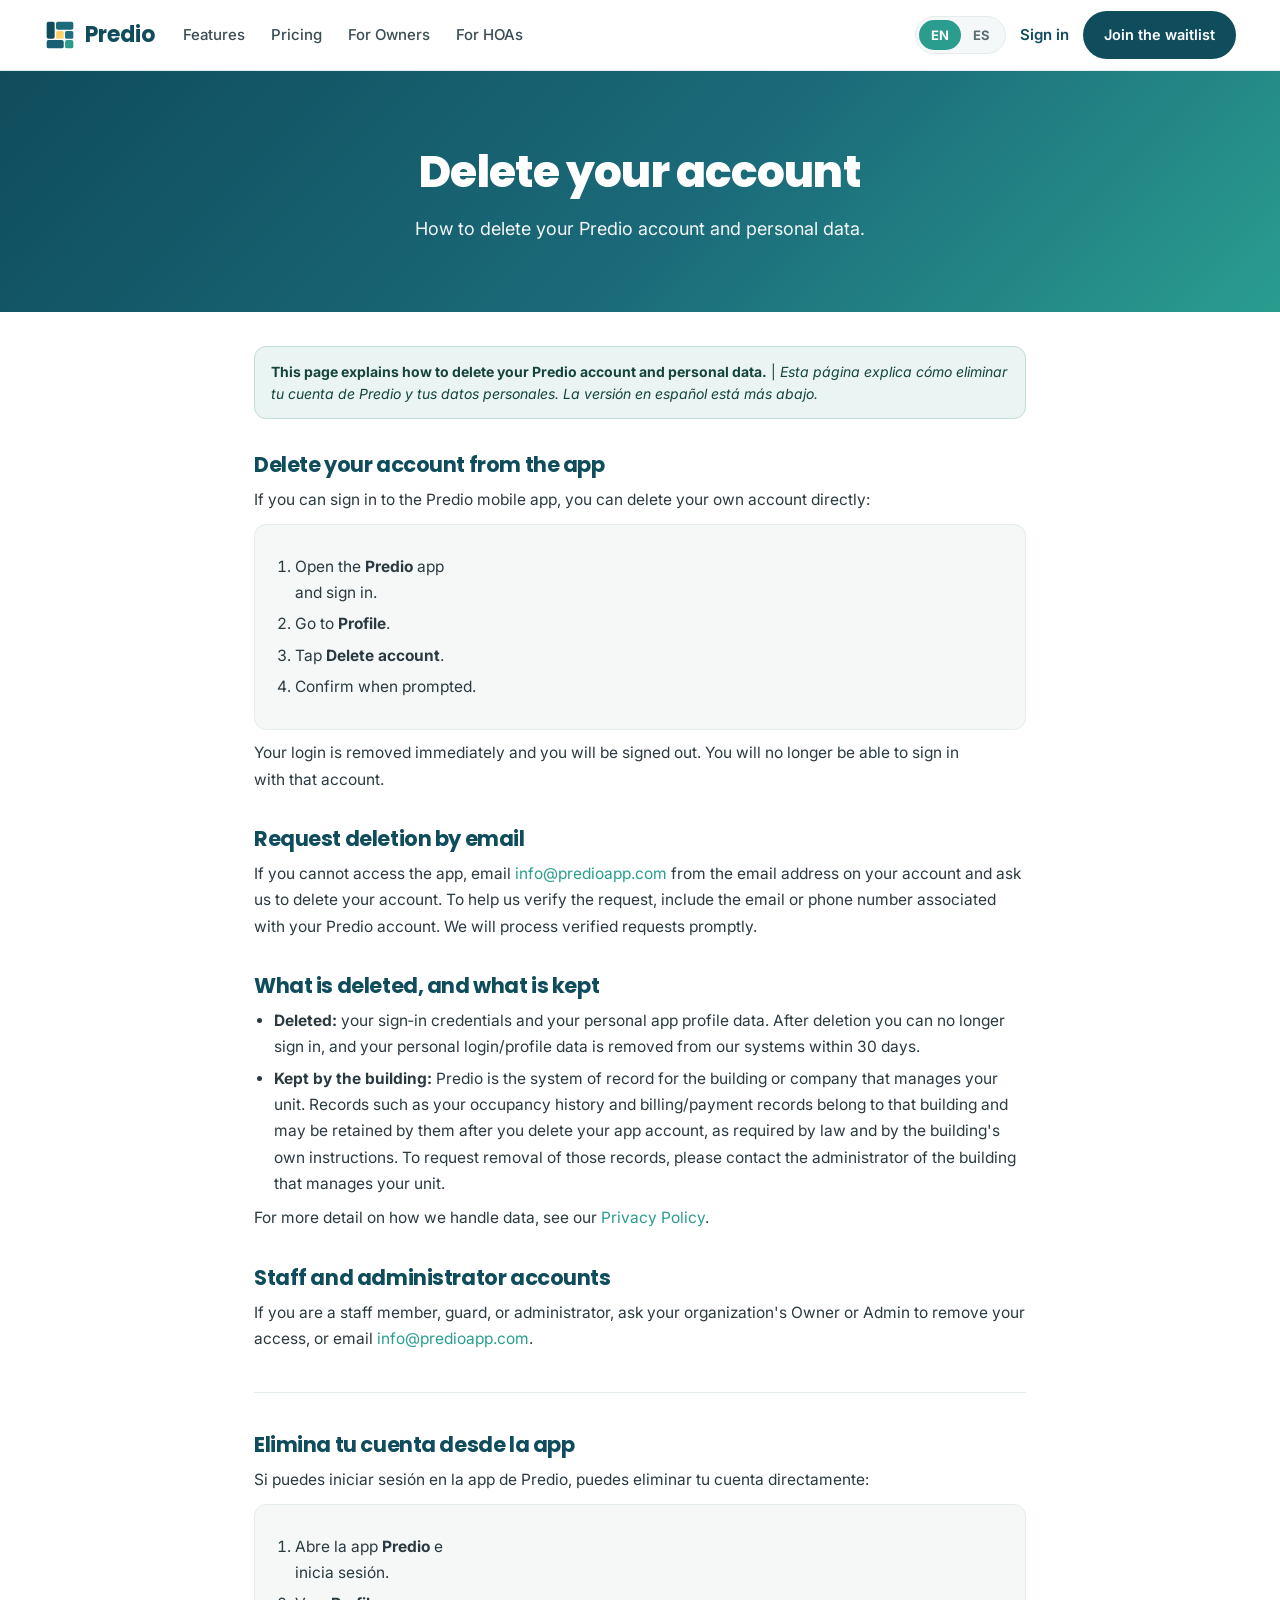
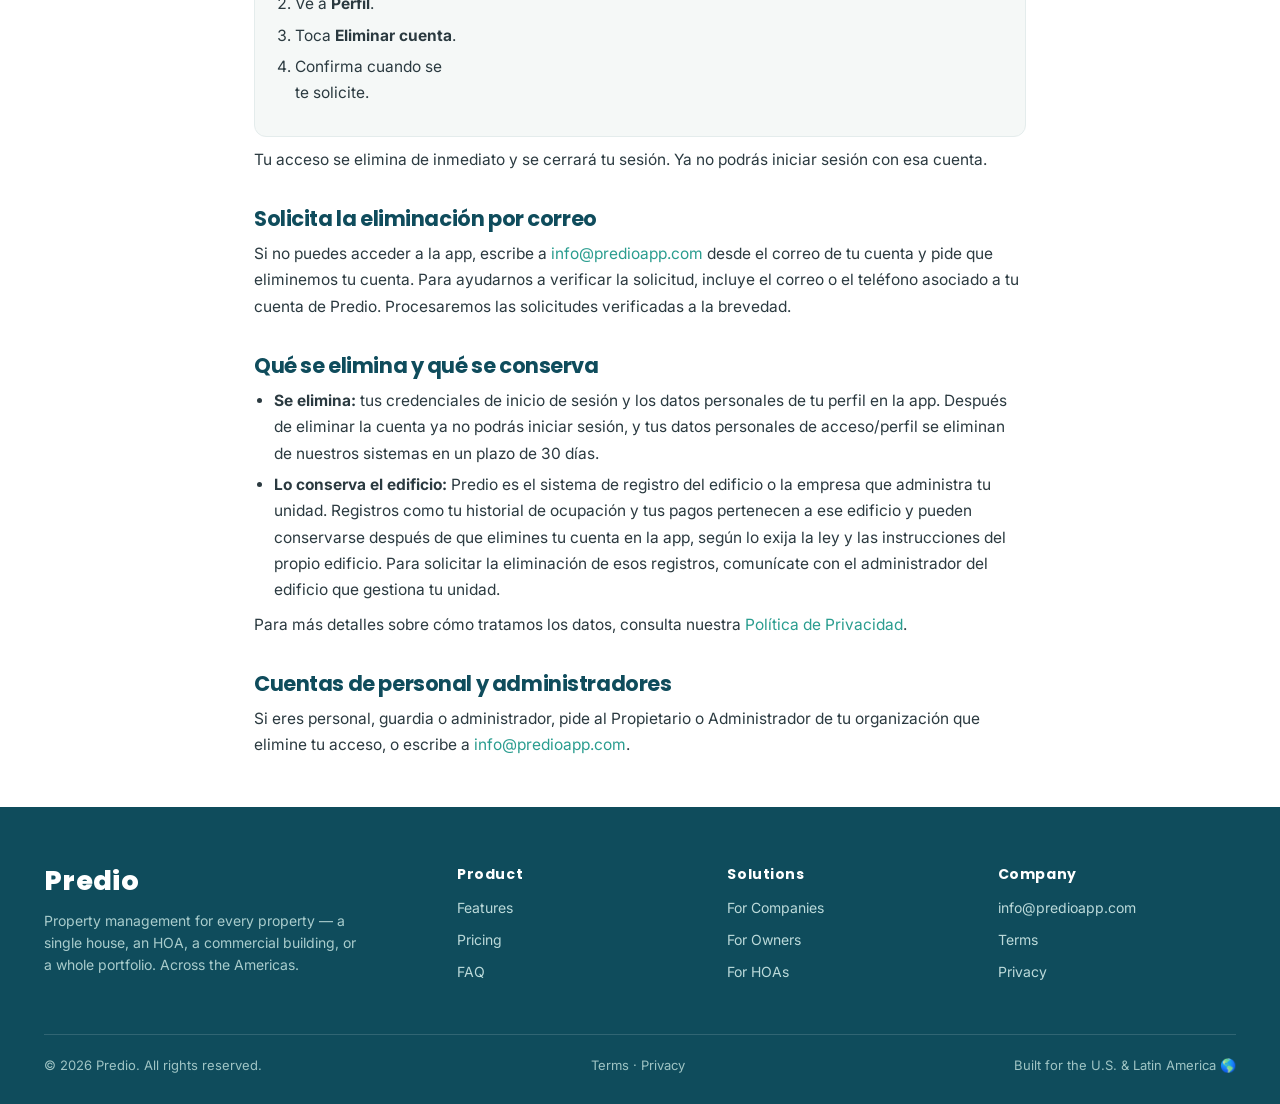
<file: delete-account.html>
<!DOCTYPE html>
<html lang="en">
<head>
<meta charset="UTF-8" />
<meta name="viewport" content="width=device-width, initial-scale=1.0" />
<title id="metaTitle">Delete your account — Predio</title>
<meta id="metaDesc" name="description" content="How to delete your Predio account and personal data — the in-app steps, how to request deletion by email, and what data is removed or kept." />
<link rel="canonical" href="https://www.predioapp.com/delete-account" />
<link rel="alternate" hreflang="en" href="https://www.predioapp.com/delete-account" />
<link rel="alternate" hreflang="es" href="https://www.predioapp.com/delete-account?lang=es" />
<meta property="og:title" content="Delete your account — Predio" />
<meta property="og:description" content="How to delete your Predio account and personal data." />
<meta property="og:url" content="https://www.predioapp.com/delete-account" />
<meta property="og:image" content="https://www.predioapp.com/og-image.png" />
<meta property="og:image:width" content="1200" />
<meta property="og:image:height" content="630" />
<meta property="og:image:alt" content="Predio — property management for every property, bilingual EN/ES" />
<meta name="twitter:card" content="summary_large_image" />
<meta name="twitter:image" content="https://www.predioapp.com/og-image.png" />
<meta name="robots" content="index,follow" />
<link rel="icon" href="data:image/svg+xml,%3Csvg xmlns='http://www.w3.org/2000/svg' viewBox='0 0 120 120'%3E%3Crect x='10' y='10' width='30' height='64' rx='7' fill='%230f4c5c'/%3E%3Crect x='45' y='10' width='65' height='30' rx='7' fill='%231b6b7a'/%3E%3Crect x='45' y='45' width='29' height='29' rx='6' fill='%23ffd166'/%3E%3Crect x='79' y='45' width='31' height='29' rx='6' fill='%231c6f80'/%3E%3Crect x='10' y='79' width='64' height='31' rx='7' fill='%23175f73'/%3E%3Crect x='79' y='79' width='31' height='31' rx='7' fill='%232a9d8f'/%3E%3C/svg%3E" />
<link rel="preconnect" href="https://fonts.googleapis.com" /><link rel="preconnect" href="https://fonts.gstatic.com" crossorigin />
<link href="https://fonts.googleapis.com/css2?family=Inter:wght@400;500;600;700&family=Poppins:wght@600;700;800&display=swap" rel="stylesheet" />
<link rel="stylesheet" href="/styles.css" />
<style>
.legal{max-width:820px;margin:0 auto;padding:8px 0 24px}
.legal .meta{color:#6a7780;font-size:14px;margin:0 0 6px}
.legal .note{background:#EAF4F2;border:1px solid #BFE0D8;border-radius:12px;padding:14px 16px;font-size:14px;color:#14443c;margin:18px 0 30px;line-height:1.55}
.legal h2{font-family:'Poppins',sans-serif;font-size:21px;color:#0F4C5C;margin:34px 0 10px}
.legal h3{font-size:16px;color:#13303a;margin:20px 0 6px}
.legal p,.legal li{font-size:15.5px;line-height:1.7;color:#2b3a40}
.legal ol,.legal ul{margin:8px 0 8px 20px}
.legal li{margin:5px 0}
.legal a{color:#2A9D8F;text-decoration:none}
.legal .divider{border:0;border-top:1px solid #E4ECEC;margin:40px 0}
.legal .steps{background:#F5F8F7;border:1px solid #E4ECEC;border-radius:12px;padding:16px 20px;margin:10px 0}
</style>
</head>
<body>

<header class="nav">
  <div class="container nav-inner">
    <a class="logo" href="/" aria-label="Predio home"><svg viewBox="0 0 120 120" aria-hidden="true"><rect x="10" y="10" width="30" height="64" rx="7" fill="#0f4c5c"/><rect x="45" y="10" width="65" height="30" rx="7" fill="#1b6b7a"/><rect x="45" y="45" width="29" height="29" rx="6" fill="#ffd166"/><rect x="79" y="45" width="31" height="29" rx="6" fill="#1c6f80"/><rect x="10" y="79" width="64" height="31" rx="7" fill="#175f73"/><rect x="79" y="79" width="31" height="31" rx="7" fill="#2a9d8f"/></svg> Predio</a>
    <nav class="nav-desktop" aria-label="Primary">
        <a href="/features" data-i18n="nav_features">Features</a>
        <a href="/pricing" data-i18n="nav_pricing">Pricing</a>
        <a href="/owners" data-i18n="nav_owners">For Owners</a>
        <a href="/hoas" data-i18n="nav_hoa">For HOAs</a>
    </nav>
    <div class="nav-actions">
      <div class="lang lang-bar" role="button" tabindex="0" aria-label="Switch language"><div class="slider"></div><span class="active" data-l="en">EN</span><span data-l="es">ES</span></div>
      <a href="https://app.predioapp.com" class="nav-signin" data-i18n="nav_signin">Sign in</a>
      <a href="mailto:info@predioapp.com?subject=Predio%20waitlist&body=Please%20add%20me%20to%20the%20Predio%20waitlist." class="btn btn-primary nav-cta" data-i18n="nav_cta">Join the waitlist</a>
      <button class="menu-btn" id="menuBtn" aria-label="Menu" aria-expanded="false">&#9776;</button>
    </div>
    <div class="nav-drawer" id="navDrawer">
      <nav class="nav-links" id="navLinks" aria-label="Primary">
        <a href="/features" data-i18n="nav_features">Features</a>
        <a href="/pricing" data-i18n="nav_pricing">Pricing</a>
        <a href="/property-management" data-i18n="nav_pm">For Companies</a>
        <a href="/owners" data-i18n="nav_owners">For Owners</a>
        <a href="/hoas" data-i18n="nav_hoa">For HOAs</a>
        <a href="/faq" data-i18n="nav_faq">FAQ</a>
        <a href="https://app.predioapp.com" class="signin" data-i18n="nav_signin">Sign in</a>
      </nav>
      <div class="lang" role="button" tabindex="0" aria-label="Switch language"><div class="slider"></div><span class="active" data-l="en">EN</span><span data-l="es">ES</span></div>
      <a href="mailto:info@predioapp.com?subject=Predio%20waitlist&body=Please%20add%20me%20to%20the%20Predio%20waitlist." class="btn btn-primary" data-i18n="nav_cta">Join the waitlist</a>
    </div>
  </div>
</header>

<main>
<div class="page-hero">
  <div class="container">
    <h1>Delete your account</h1>
    <p data-i18n="ph_sub">How to delete your Predio account and personal data.</p>
  </div>
</div>

<section class="legal">
  <div class="container">
    <div class="legal">
      <p class="note"><strong>This page explains how to delete your Predio account and personal data.</strong> &nbsp;|&nbsp; <em>Esta p&aacute;gina explica c&oacute;mo eliminar tu cuenta de Predio y tus datos personales. La versi&oacute;n en espa&ntilde;ol est&aacute; m&aacute;s abajo.</em></p>

      <!-- ================= ENGLISH ================= -->
      <h2>Delete your account from the app</h2>
      <p>If you can sign in to the Predio mobile app, you can delete your own account directly:</p>
      <div class="steps">
        <ol>
          <li>Open the <strong>Predio</strong> app and sign in.</li>
          <li>Go to <strong>Profile</strong>.</li>
          <li>Tap <strong>Delete account</strong>.</li>
          <li>Confirm when prompted.</li>
        </ol>
      </div>
      <p>Your login is removed immediately and you will be signed out. You will no longer be able to sign in with that account.</p>

      <h2>Request deletion by email</h2>
      <p>If you cannot access the app, email <a href="mailto:info@predioapp.com?subject=Delete%20my%20Predio%20account">info@predioapp.com</a> from the email address on your account and ask us to delete your account. To help us verify the request, include the email or phone number associated with your Predio account. We will process verified requests promptly.</p>

      <h2>What is deleted, and what is kept</h2>
      <ul>
        <li><strong>Deleted:</strong> your sign-in credentials and your personal app profile data. After deletion you can no longer sign in, and your personal login/profile data is removed from our systems within 30 days.</li>
        <li><strong>Kept by the building:</strong> Predio is the system of record for the building or company that manages your unit. Records such as your occupancy history and billing/payment records belong to that building and may be retained by them after you delete your app account, as required by law and by the building's own instructions. To request removal of those records, please contact the administrator of the building that manages your unit.</li>
      </ul>
      <p>For more detail on how we handle data, see our <a href="/privacy">Privacy Policy</a>.</p>

      <h2>Staff and administrator accounts</h2>
      <p>If you are a staff member, guard, or administrator, ask your organization's Owner or Admin to remove your access, or email <a href="mailto:info@predioapp.com?subject=Delete%20my%20Predio%20account">info@predioapp.com</a>.</p>

      <hr class="divider" />

      <!-- ================= SPANISH ================= -->
      <h2>Elimina tu cuenta desde la app</h2>
      <p>Si puedes iniciar sesi&oacute;n en la app de Predio, puedes eliminar tu cuenta directamente:</p>
      <div class="steps">
        <ol>
          <li>Abre la app <strong>Predio</strong> e inicia sesi&oacute;n.</li>
          <li>Ve a <strong>Perfil</strong>.</li>
          <li>Toca <strong>Eliminar cuenta</strong>.</li>
          <li>Confirma cuando se te solicite.</li>
        </ol>
      </div>
      <p>Tu acceso se elimina de inmediato y se cerrar&aacute; tu sesi&oacute;n. Ya no podr&aacute;s iniciar sesi&oacute;n con esa cuenta.</p>

      <h2>Solicita la eliminaci&oacute;n por correo</h2>
      <p>Si no puedes acceder a la app, escribe a <a href="mailto:info@predioapp.com?subject=Eliminar%20mi%20cuenta%20de%20Predio">info@predioapp.com</a> desde el correo de tu cuenta y pide que eliminemos tu cuenta. Para ayudarnos a verificar la solicitud, incluye el correo o el tel&eacute;fono asociado a tu cuenta de Predio. Procesaremos las solicitudes verificadas a la brevedad.</p>

      <h2>Qu&eacute; se elimina y qu&eacute; se conserva</h2>
      <ul>
        <li><strong>Se elimina:</strong> tus credenciales de inicio de sesi&oacute;n y los datos personales de tu perfil en la app. Despu&eacute;s de eliminar la cuenta ya no podr&aacute;s iniciar sesi&oacute;n, y tus datos personales de acceso/perfil se eliminan de nuestros sistemas en un plazo de 30 d&iacute;as.</li>
        <li><strong>Lo conserva el edificio:</strong> Predio es el sistema de registro del edificio o la empresa que administra tu unidad. Registros como tu historial de ocupaci&oacute;n y tus pagos pertenecen a ese edificio y pueden conservarse despu&eacute;s de que elimines tu cuenta en la app, seg&uacute;n lo exija la ley y las instrucciones del propio edificio. Para solicitar la eliminaci&oacute;n de esos registros, comun&iacute;cate con el administrador del edificio que gestiona tu unidad.</li>
      </ul>
      <p>Para m&aacute;s detalles sobre c&oacute;mo tratamos los datos, consulta nuestra <a href="/privacy">Pol&iacute;tica de Privacidad</a>.</p>

      <h2>Cuentas de personal y administradores</h2>
      <p>Si eres personal, guardia o administrador, pide al Propietario o Administrador de tu organizaci&oacute;n que elimine tu acceso, o escribe a <a href="mailto:info@predioapp.com?subject=Eliminar%20mi%20cuenta%20de%20Predio">info@predioapp.com</a>.</p>
    </div>
  </div>
</section>
</main>

<footer>
  <div class="container">
    <div class="foot-grid">
      <div class="foot-brand"><div class="foot-wordmark">Predio</div><p data-i18n="foot_tag">Property management for every property — a single house, an HOA, a commercial building, or a whole portfolio. Across the Americas.</p></div>
      <div class="foot-col"><h4 data-i18n="foot_product">Product</h4><a href="/features" data-i18n="nav_features">Features</a><a href="/pricing" data-i18n="nav_pricing">Pricing</a><a href="/faq" data-i18n="nav_faq">FAQ</a></div>
      <div class="foot-col"><h4 data-i18n="foot_solutions">Solutions</h4><a href="/property-management" data-i18n="nav_pm">For Companies</a><a href="/owners" data-i18n="nav_owners">For Owners</a><a href="/hoas" data-i18n="nav_hoa">For HOAs</a></div>
      <div class="foot-col"><h4 data-i18n="foot_company">Company</h4><a href="mailto:info@predioapp.com">info@predioapp.com</a><a href="/terms" data-i18n="foot_terms">Terms of Service</a><a href="/privacy" data-i18n="foot_privacy">Privacy Policy</a></div>
    </div>
    <div class="foot-bottom"><span>© <span id="year"></span> Predio. <span data-i18n="rights">All rights reserved.</span></span><span class="foot-legal"><a href="/terms" data-i18n="foot_terms">Terms</a> · <a href="/privacy" data-i18n="foot_privacy">Privacy</a></span><span data-i18n="foot_made">Built for the U.S. &amp; Latin America 🌎</span></div>
  </div>
</footer>

<script>
window.ES = {
  nav_features:"Funciones", nav_pricing:"Precios", nav_pm:"Para Empresas", nav_owners:"Para Propietarios", nav_hoa:"Para Condominios", nav_faq:"Preguntas", nav_cta:"Únete a la lista de espera", nav_signin:"Iniciar sesión",
  ph_sub:"Cómo eliminar tu cuenta de Predio y tus datos personales.",
  foot_tag:"Administración para cada propiedad — una sola casa, un condominio, un edificio comercial o todo un portafolio. En todas las Américas.",
  foot_product:"Producto", foot_solutions:"Soluciones", foot_company:"Empresa", rights:"Todos los derechos reservados.",
  foot_terms:"Términos de Servicio", foot_privacy:"Política de Privacidad", foot_made:"Hecho para EE. UU. y Latinoamérica 🌎"
};
window.META = {
  en:{title:"Delete your account — Predio", desc:"How to delete your Predio account and personal data."},
  es:{title:"Elimina tu cuenta — Predio", desc:"Cómo eliminar tu cuenta de Predio y tus datos personales."}
};
</script>
<script src="/app.js"></script>
</body>
</html>
</file>
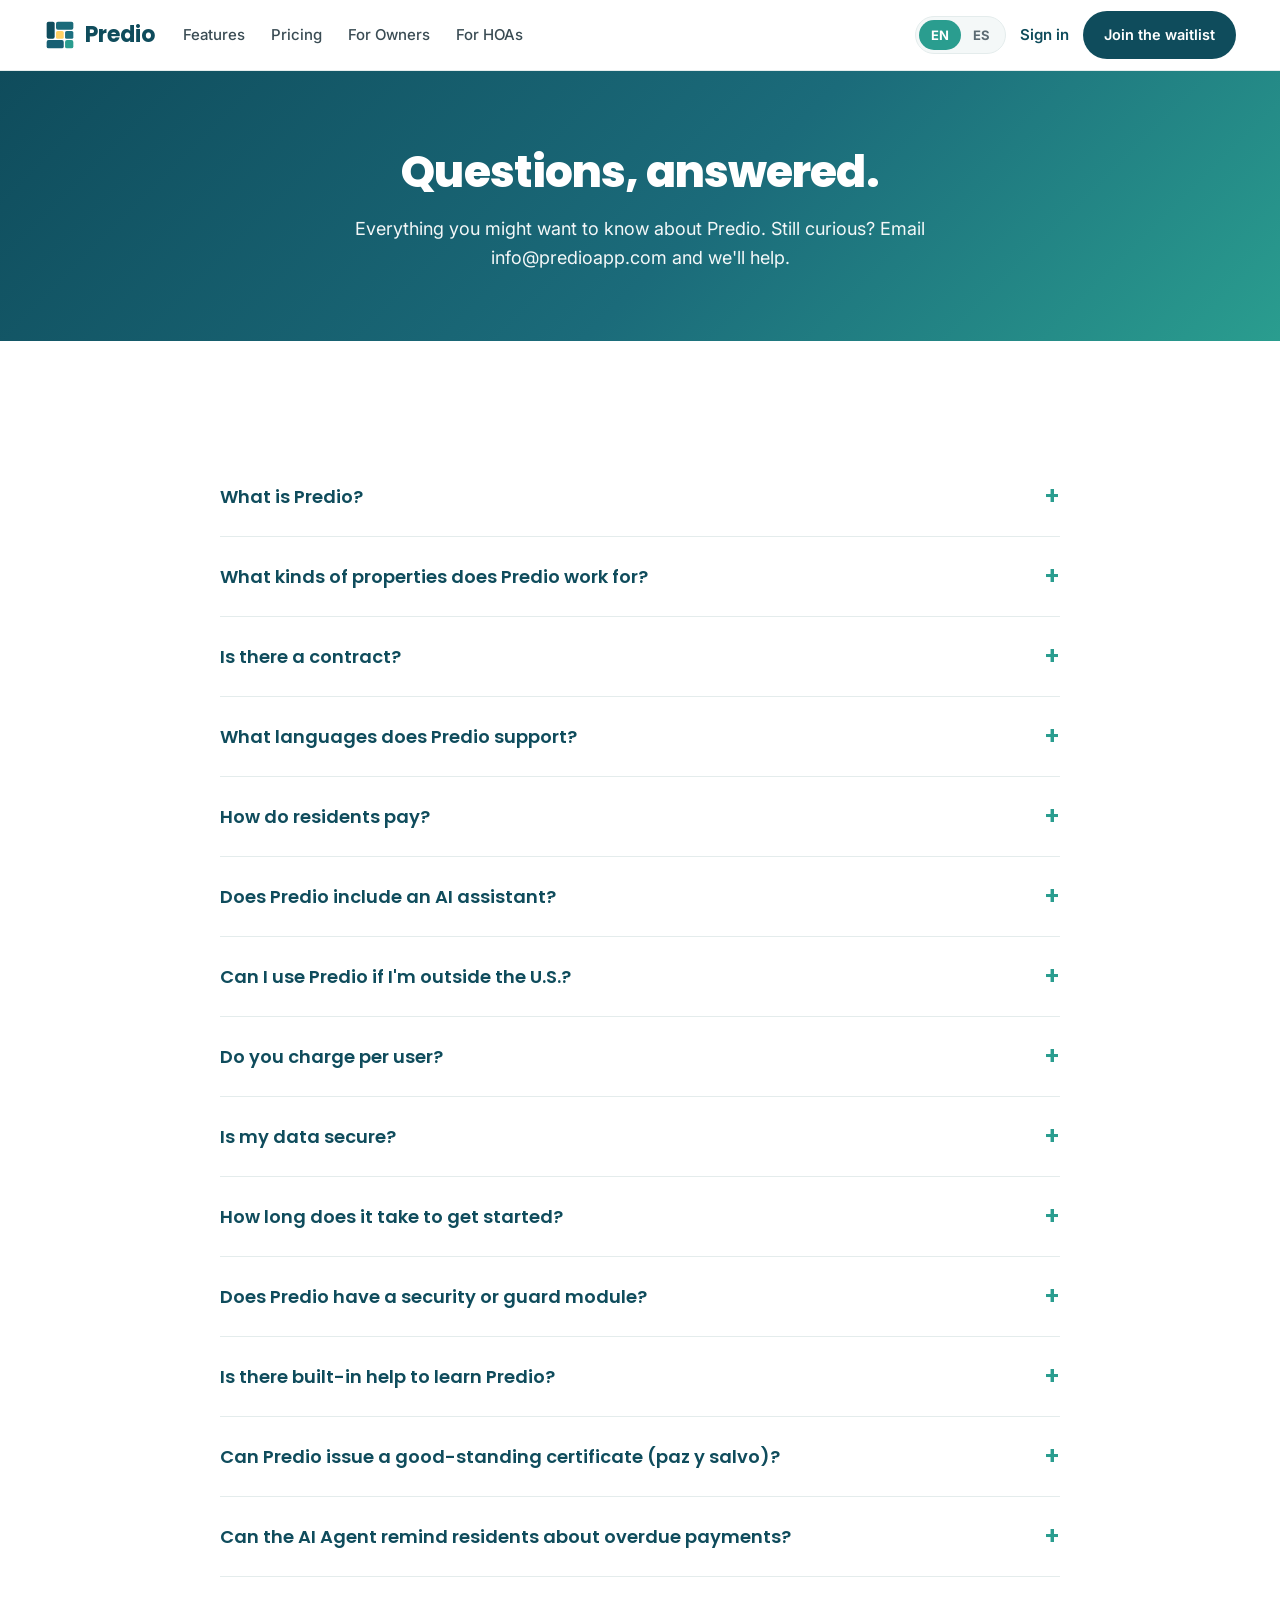
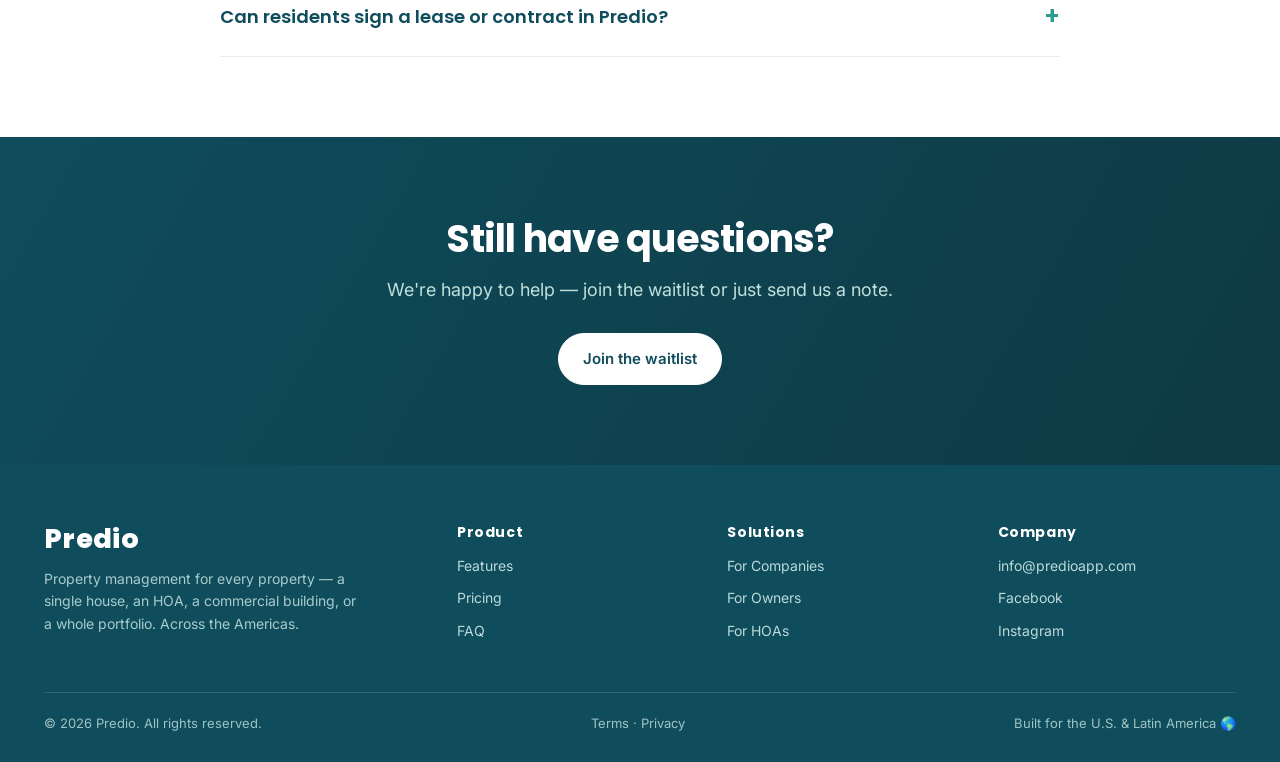
<file: faq.html>
<!DOCTYPE html>
<html lang="en">
<head>
<meta charset="UTF-8" />
<meta name="viewport" content="width=device-width, initial-scale=1.0" />
<title id="metaTitle">FAQ — Predio Property Management Software</title>
<meta id="metaDesc" name="description" content="Answers about Predio: what it is, what properties it works for, pricing and contracts, languages, payments, security, and getting started with property management software." />
<link rel="canonical" href="https://www.predioapp.com/faq" />
<link rel="alternate" hreflang="en" href="https://www.predioapp.com/faq" />
<link rel="alternate" hreflang="es" href="https://www.predioapp.com/faq?lang=es" />
<meta property="og:title" content="FAQ — Predio Property Management Software" />
<meta property="og:description" content="Answers about Predio: properties, pricing, languages, payments, security and getting started." />
<meta property="og:url" content="https://www.predioapp.com/faq" />
<meta property="og:image" content="https://www.predioapp.com/og-image.png" />
<meta property="og:image:width" content="1200" />
<meta property="og:image:height" content="630" />
<meta property="og:image:alt" content="Predio — property management for every property, bilingual EN/ES" />
<meta name="twitter:card" content="summary_large_image" />
<meta name="twitter:image" content="https://www.predioapp.com/og-image.png" />
<link rel="icon" href="data:image/svg+xml,%3Csvg xmlns='http://www.w3.org/2000/svg' viewBox='0 0 120 120'%3E%3Crect x='10' y='10' width='30' height='64' rx='7' fill='%230f4c5c'/%3E%3Crect x='45' y='10' width='65' height='30' rx='7' fill='%231b6b7a'/%3E%3Crect x='45' y='45' width='29' height='29' rx='6' fill='%23ffd166'/%3E%3Crect x='79' y='45' width='31' height='29' rx='6' fill='%231c6f80'/%3E%3Crect x='10' y='79' width='64' height='31' rx='7' fill='%23175f73'/%3E%3Crect x='79' y='79' width='31' height='31' rx='7' fill='%232a9d8f'/%3E%3C/svg%3E" />
<link rel="preconnect" href="https://fonts.googleapis.com" /><link rel="preconnect" href="https://fonts.gstatic.com" crossorigin />
<link href="https://fonts.googleapis.com/css2?family=Inter:wght@400;500;600;700&family=Poppins:wght@600;700;800&display=swap" rel="stylesheet" />
<link rel="stylesheet" href="/styles.css" />
<script type="application/ld+json">
{"@context":"https://schema.org","@type":"FAQPage","mainEntity":[
{"@type":"Question","name":"What is Predio?","acceptedAnswer":{"@type":"Answer","text":"Predio is modern property management software that brings dues, payments, maintenance, access control and resident communication into one bilingual app, for any property and the property management companies that run them."}},
{"@type":"Question","name":"What kinds of properties does Predio work for?","acceptedAnswer":{"@type":"Answer","text":"Any property — a single house, an HOA, condos, apartment communities, and office, retail or mixed-use buildings. Property management companies can run their entire portfolio in Predio."}},
{"@type":"Question","name":"Is there a contract?","acceptedAnswer":{"@type":"Answer","text":"No. Predio is month-to-month with transparent pricing. Cancel anytime, with no penalties."}},
{"@type":"Question","name":"What languages does Predio support?","acceptedAnswer":{"@type":"Answer","text":"Predio is fully bilingual. Every screen works in English or Spanish, serving administrators and residents across the United States and Latin America."}},
{"@type":"Question","name":"How do residents pay?","acceptedAnswer":{"@type":"Answer","text":"Residents pay securely online by card or bank transfer, can turn on autopay, and get instant digital receipts."}},
{"@type":"Question","name":"Does Predio include an AI assistant?","acceptedAnswer":{"@type":"Answer","text":"Yes. The optional AI Agent works inside resident chat, 24/7, in English or Spanish. It answers residents, opens maintenance tickets from a photo, and explains charges from real data, and your team can take over any conversation at any time."}},
{"@type":"Question","name":"Can I use Predio if I'm outside the U.S.?","acceptedAnswer":{"@type":"Answer","text":"Yes. You can subscribe and run everything — properties, residents, invoicing, messaging, maintenance and more — from any country, and your Predio subscription is billed securely by card worldwide. The only feature limited by region today is in-app rent collection (residents paying online), which is available in the U.S.; everywhere else, you simply record payments yourself."}},
{"@type":"Question","name":"Do you charge per user?","acceptedAnswer":{"@type":"Answer","text":"No. Every user is free and unlimited — residents and all staff and guards alike. There are no seats and no per-user charges; you only ever pay per unit."}},
{"@type":"Question","name":"Is my data secure?","acceptedAnswer":{"@type":"Answer","text":"Yes. Payments are processed by trusted providers and your data is encrypted and backed up automatically."}},
{"@type":"Question","name":"How long does it take to get started?","acceptedAnswer":{"@type":"Answer","text":"Most properties are up and running in a day. We import your data, set up your units and invite residents — onboarding, training and support are free."}},
{"@type":"Question","name":"Does Predio have a security or guard module?","acceptedAnswer":{"@type":"Answer","text":"Yes. Guard & Security is included at no extra cost, with unlimited free guard logins. Guards work from the Building App: visitor check-in by scanning the resident's QR pass or logging a walk-up, package logging, geolocated patrol rounds, and an incident log, all on a tamper-evident record. It is software-only, with no gate or camera hardware to install."}},
{"@type":"Question","name":"Is there built-in help to learn Predio?","acceptedAnswer":{"@type":"Answer","text":"Yes. Predio Help is a free, always-on in-app guide, included on every plan and role and on both web and mobile. Open it from the question mark on any screen and ask, in English or Spanish, how to do anything; it shows the steps for your plan and role. It teaches how to use Predio but takes no actions on your account."}},
{"@type":"Question","name":"Can Predio issue a good-standing certificate (paz y salvo)?","acceptedAnswer":{"@type":"Answer","text":"Yes — it is included, like every Predio feature. Predio prints a per-unit statement of account, and when the unit's balance is zero it is a good-standing certificate (paz y salvo) for selling or transferring a unit. Accounts-receivable aging, a delinquency report and a collections summary are included too."}},
{"@type":"Question","name":"Can the AI Agent remind residents about overdue payments?","acceptedAnswer":{"@type":"Answer","text":"Yes. With Collections mode on, the AI Agent proactively sends polite payment reminders to residents who are behind, on a schedule you set and in their language, and flags units likely to fall behind. A reminder is only a message and never moves money, and you choose automatic sending or approval first. Collections is included with the AI Agent add-on at no extra charge and is off until enabled."}},
{"@type":"Question","name":"Can residents sign a lease or contract in Predio?","acceptedAnswer":{"@type":"Answer","text":"Yes. Predio includes lease e-signing: send a lease or contract to a resident to sign electronically right in the app, on the web or their phone. Every signature is recorded with an audit trail and a certificate of completion, and the signed document is stored in the property's account."}}
]}
</script>
</head>
<body>

<header class="nav">
  <div class="container nav-inner">
    <a class="logo" href="/" aria-label="Predio home"><svg viewBox="0 0 120 120" aria-hidden="true"><rect x="10" y="10" width="30" height="64" rx="7" fill="#0f4c5c"/><rect x="45" y="10" width="65" height="30" rx="7" fill="#1b6b7a"/><rect x="45" y="45" width="29" height="29" rx="6" fill="#ffd166"/><rect x="79" y="45" width="31" height="29" rx="6" fill="#1c6f80"/><rect x="10" y="79" width="64" height="31" rx="7" fill="#175f73"/><rect x="79" y="79" width="31" height="31" rx="7" fill="#2a9d8f"/></svg> Predio</a>
    <nav class="nav-desktop" aria-label="Primary">
        <a href="/features" data-i18n="nav_features">Features</a>
        <a href="/pricing" data-i18n="nav_pricing">Pricing</a>
        <a href="/owners" data-i18n="nav_owners">For Owners</a>
        <a href="/hoas" data-i18n="nav_hoa">For HOAs</a>
    </nav>
    <div class="nav-actions">
      <div class="lang lang-bar" role="button" tabindex="0" aria-label="Switch language"><div class="slider"></div><span class="active" data-l="en">EN</span><span data-l="es">ES</span></div>
      <a href="https://app.predioapp.com" class="nav-signin" data-i18n="nav_signin">Sign in</a>
      <a href="mailto:info@predioapp.com?subject=Predio%20waitlist&body=Please%20add%20me%20to%20the%20Predio%20waitlist." class="btn btn-primary nav-cta" data-i18n="nav_cta">Join the waitlist</a>
      <button class="menu-btn" id="menuBtn" aria-label="Menu" aria-expanded="false">&#9776;</button>
    </div>
    <div class="nav-drawer" id="navDrawer">
      <nav class="nav-links" id="navLinks" aria-label="Primary">
        <a href="/features" data-i18n="nav_features">Features</a>
        <a href="/pricing" data-i18n="nav_pricing">Pricing</a>
        <a href="/property-management" data-i18n="nav_pm">For Companies</a>
        <a href="/owners" data-i18n="nav_owners">For Owners</a>
        <a href="/hoas" data-i18n="nav_hoa">For HOAs</a>
        <a href="/faq" class="active" data-i18n="nav_faq">FAQ</a>
        <a href="https://app.predioapp.com" class="signin" data-i18n="nav_signin">Sign in</a>
      </nav>
      <div class="lang" role="button" tabindex="0" aria-label="Switch language"><div class="slider"></div><span class="active" data-l="en">EN</span><span data-l="es">ES</span></div>
      <a href="mailto:info@predioapp.com?subject=Predio%20waitlist&body=Please%20add%20me%20to%20the%20Predio%20waitlist." class="btn btn-primary" data-i18n="nav_cta">Join the waitlist</a>
    </div>
  </div>
</header>

<main>
<div class="page-hero">
  <div class="container">
    <h1 data-i18n="ph_h1">Questions, answered.</h1>
    <p data-i18n="ph_sub">Everything you might want to know about Predio. Still curious? Email info@predioapp.com and we'll help.</p>
  </div>
</div>

<section>
  <div class="container">
    <div class="faq-list">
      <div class="faq-item"><button class="faq-q"><span data-i18n="q1">What is Predio?</span><span class="plus">+</span></button><div class="faq-a"><div data-i18n="a1">Predio is modern property management software that brings dues, payments, maintenance, access control and resident communication into one bilingual app — for any property and the property management companies that run them.</div></div></div>
      <div class="faq-item"><button class="faq-q"><span data-i18n="q2">What kinds of properties does Predio work for?</span><span class="plus">+</span></button><div class="faq-a"><div data-i18n="a2">Any property — from a single house to HOAs, condos, apartment communities, and office, retail or mixed-use buildings. Property management companies can run their entire portfolio in Predio, all from one dashboard.</div></div></div>
      <div class="faq-item"><button class="faq-q"><span data-i18n="q3">Is there a contract?</span><span class="plus">+</span></button><div class="faq-a"><div data-i18n="a3">No. Predio is month-to-month with transparent pricing. Cancel anytime, with no penalties.</div></div></div>
      <div class="faq-item"><button class="faq-q"><span data-i18n="q4">What languages does Predio support?</span><span class="plus">+</span></button><div class="faq-a"><div data-i18n="a4">Predio is fully bilingual. Every screen works in English or Spanish, serving administrators and residents across the United States and Latin America.</div></div></div>
      <div class="faq-item"><button class="faq-q"><span data-i18n="q5">How do residents pay?</span><span class="plus">+</span></button><div class="faq-a"><div data-i18n="a5">Residents pay securely online by card or bank transfer, can turn on autopay, and get instant digital receipts.</div></div></div>
      <div class="faq-item"><button class="faq-q"><span data-i18n="q10">Does Predio include an AI assistant?</span><span class="plus">+</span></button><div class="faq-a"><div data-i18n="a10">Yes — the optional AI Agent works inside resident chat, 24/7, in English or Spanish. It answers residents, opens maintenance tickets from a photo, and explains charges from real data — and your team can take over any conversation at any time. With <strong>Collections mode</strong> on, it also reminds residents about overdue payments on a schedule you set (and stops as soon as they pay).</div></div></div>
      <div class="faq-item"><button class="faq-q"><span data-i18n="q9">Can I use Predio if I'm outside the U.S.?</span><span class="plus">+</span></button><div class="faq-a"><div data-i18n="a9">Yes. You can subscribe and run everything — properties, residents, invoicing, messaging, maintenance and more — from any country, and your Predio subscription is billed securely by card worldwide. The only feature limited by region today is in-app rent collection (residents paying online), which is available in the U.S.; everywhere else, you simply record payments yourself.</div></div></div>
      <div class="faq-item"><button class="faq-q"><span data-i18n="q6">Do you charge per user?</span><span class="plus">+</span></button><div class="faq-a"><div data-i18n="a6">No — every user is free and unlimited on every plan: residents and all staff and guards alike. There are no seats and no per-user charges; you only ever pay per unit.</div></div></div>
      <div class="faq-item"><button class="faq-q"><span data-i18n="q7">Is my data secure?</span><span class="plus">+</span></button><div class="faq-a"><div data-i18n="a7">Yes. Payments are processed by Stripe — Predio never holds funds or stores card numbers — and every resident sees only their own data. Your information is encrypted and backed up automatically.</div></div></div>
      <div class="faq-item"><button class="faq-q"><span data-i18n="q8">How long does it take to get started?</span><span class="plus">+</span></button><div class="faq-a"><div data-i18n="a8">Most properties are up and running in a day. We import your data, set up your units, and invite residents — onboarding, training and support are always free.</div></div></div><div class="faq-item"><button class="faq-q"><span data-i18n="q11">Does Predio have a security or guard module?</span><span class="plus">+</span></button><div class="faq-a"><div data-i18n="a11">Yes — Guard &amp; Security is included on every plan at no extra cost, with unlimited free guard logins. Your guards work from the Building App: they check visitors in by scanning the resident's QR pass (or logging a walk-up), log packages, walk geolocated patrol rounds, and file incidents — all on a tamper-evident log, and the resident is notified when their guest arrives. It's software-only: the guard opens the gate by hand, so there's no gate, barrier or camera hardware to install.</div></div></div><div class="faq-item"><button class="faq-q"><span data-i18n="q12">Is there built-in help to learn Predio?</span><span class="plus">+</span></button><div class="faq-a"><div data-i18n="a12">Yes — Predio Help is a free, always-on in-app guide, included on every plan and for every role, on both the web console and the mobile apps. Open it from the &ldquo;?&rdquo; on any screen and ask, in English or Spanish, how to do anything; it shows you the steps, scoped to your plan and role. It teaches how to use Predio but takes no actions on your account, so new staff and residents can onboard themselves.</div></div></div><div class="faq-item"><button class="faq-q"><span data-i18n="q13">Can Predio issue a good-standing certificate (paz y salvo)?</span><span class="plus">+</span></button><div class="faq-a"><div data-i18n="a13">Yes — it's included, like every Predio feature. Predio prints a per-unit statement of account in one click — and when the unit's balance is $0 it's a good-standing certificate (paz y salvo), the proof an owner needs to sell or transfer a unit. Also included: building-wide accounts-receivable aging (cartera), a delinquency report (morosidad), and a collections summary.</div></div></div><div class="faq-item"><button class="faq-q"><span data-i18n="q14">Can the AI Agent remind residents about overdue payments?</span><span class="plus">+</span></button><div class="faq-a"><div data-i18n="a14">Yes — turn on Collections mode and the same AI Agent reaches out proactively, sending polite payment reminders to residents who are behind, on a schedule you set and in their language, and it flags units likely to fall behind. A reminder is just a message — it never moves money — and you choose whether it sends automatically or waits for your approval. Collections is included with the AI Agent add-on at no extra charge, and it's off until you turn it on.</div></div></div><div class="faq-item"><button class="faq-q"><span data-i18n="q15">Can residents sign a lease or contract in Predio?</span><span class="plus">+</span></button><div class="faq-a"><div data-i18n="a15">Yes — Predio includes lease e-signing. Send a lease or contract to a resident to sign electronically, right in the app on the web or their phone. Every signature is captured with an audit trail and a certificate of completion, and the signed document is filed in the property's account.</div></div></div>
    </div>
  </div>
</section>

<section class="final">
  <div class="container"><h2 data-i18n="cta_h2">Still have questions?</h2><p data-i18n="cta_sub">We're happy to help — join the waitlist or just send us a note.</p><a href="mailto:info@predioapp.com?subject=Predio%20waitlist&body=Please%20add%20me%20to%20the%20Predio%20waitlist." class="btn btn-primary" data-i18n="cta_btn">Join the waitlist</a></div>
</section>
</main>

<footer>
  <div class="container">
    <div class="foot-grid">
      <div class="foot-brand"><div class="foot-wordmark">Predio</div><p data-i18n="foot_tag">Property management for every property — a single house, an HOA, a commercial building, or a whole portfolio. Across the Americas.</p></div>
      <div class="foot-col"><h4 data-i18n="foot_product">Product</h4><a href="/features" data-i18n="nav_features">Features</a><a href="/pricing" data-i18n="nav_pricing">Pricing</a><a href="/faq" data-i18n="nav_faq">FAQ</a></div>
      <div class="foot-col"><h4 data-i18n="foot_solutions">Solutions</h4><a href="/property-management" data-i18n="nav_pm">For Companies</a><a href="/owners" data-i18n="nav_owners">For Owners</a><a href="/hoas" data-i18n="nav_hoa">For HOAs</a></div>
      <div class="foot-col"><h4 data-i18n="foot_company">Company</h4><a href="mailto:info@predioapp.com">info@predioapp.com</a><a href="https://www.facebook.com/" target="_blank" rel="noopener">Facebook</a><a href="https://www.instagram.com/" target="_blank" rel="noopener">Instagram</a></div>
    </div>
    <div class="foot-bottom"><span>© <span id="year"></span> Predio. <span data-i18n="rights">All rights reserved.</span></span><span class="foot-legal"><a href="/terms" data-i18n="foot_terms">Terms</a> · <a href="/privacy" data-i18n="foot_privacy">Privacy</a></span><span data-i18n="foot_made">Built for the U.S. &amp; Latin America 🌎</span></div>
  </div>
</footer>

<script>
window.ES = {
  foot_terms:"Términos de Servicio", foot_privacy:"Política de Privacidad",
  nav_features:"Funciones", nav_pricing:"Precios", nav_pm:"Para Empresas", nav_owners:"Para Propietarios", nav_hoa:"Para Condominios", nav_faq:"Preguntas", nav_cta:"Únete a la lista de espera", nav_signin:"Iniciar sesión",
  ph_kicker:"Preguntas", ph_h1:"Preguntas, respondidas.", ph_sub:"Todo lo que quieras saber sobre Predio. ¿Aún con dudas? Escribe a info@predioapp.com y te ayudamos.",
  q1:"¿Qué es Predio?", a1:"Predio es un software moderno de administración de propiedades que reúne expensas, pagos, mantenimiento, control de acceso y comunicación con residentes en una sola app bilingüe — para cualquier propiedad y para las empresas administradoras que las gestionan.",
  q2:"¿Para qué tipo de propiedades funciona Predio?", a2:"Para cualquier propiedad — desde una sola casa hasta condominios, comunidades residenciales, oficinas, locales y propiedades de uso mixto. Las empresas administradoras pueden gestionar su portafolio completo en Predio, todo desde un solo panel.",
  q3:"¿Hay contrato?", a3:"No. Predio es mes a mes con precios transparentes. Cancela cuando quieras, sin penalidades.",
  q4:"¿Qué idiomas soporta Predio?", a4:"Predio es totalmente bilingüe. Cada pantalla funciona en español o inglés, para administradores y residentes en toda Latinoamérica y Estados Unidos.",
  q5:"¿Cómo pagan los residentes?", a5:"Los residentes pagan de forma segura en línea con tarjeta o transferencia, pueden activar el pago automático y reciben recibos digitales al instante.",
  q9:"¿Puedo usar Predio si estoy fuera de EE.UU.?", a9:"Sí. Puedes suscribirte y gestionar todo — propiedades, residentes, facturación, mensajería, mantenimiento y más — desde cualquier país, y tu suscripción a Predio se cobra de forma segura con tarjeta en todo el mundo. La única función limitada por región hoy es el cobro de renta en línea (que los residentes paguen en la app), disponible en EE.UU.; en cualquier otro lugar, simplemente registras los pagos tú mismo.",
  q6:"¿Cobran por usuario?", a6:"No — todos los usuarios son gratis e ilimitados en todos los planes: residentes y todo el personal y guardias por igual. No hay cupos ni cargos por usuario; solo pagas por unidad.",
  q10:"¿Predio incluye un asistente de IA?", a10:"Sí — el Agente IA opcional trabaja dentro del chat con residentes, 24/7, en español o inglés. Responde a los residentes, abre tickets de mantenimiento desde una foto y explica cargos con datos reales — y tu equipo puede tomar el control de cualquier conversación cuando quiera. Con el <strong>modo Cobranza</strong> activo, también recuerda a los residentes los pagos vencidos según el calendario que definas (y se detiene en cuanto pagan).",
  q7:"¿Mis datos están seguros?", a7:"Sí. Los pagos se procesan con Stripe — Predio nunca retiene fondos ni guarda números de tarjeta — y cada residente ve solo sus propios datos. Tu información se cifra y respalda automáticamente.",
  q8:"¿Cuánto tarda en estar listo?", a8:"La mayoría de las propiedades operan en un día. Importamos tus datos, configuramos tus unidades e invitamos a los residentes — la incorporación, capacitación y soporte siempre son gratis.",
  cta_h2:"¿Aún tienes preguntas?", cta_sub:"Con gusto te ayudamos — Únete a la lista de espera o solo envíanos un mensaje.", cta_btn:"Únete a la lista de espera",
  foot_tag:"Administración para cada propiedad — una sola casa, un condominio, un edificio comercial o todo un portafolio. En todas las Américas.",
  foot_product:"Producto", foot_solutions:"Soluciones", foot_company:"Empresa", rights:"Todos los derechos reservados.", q11:"¿Predio tiene un módulo de guardia o seguridad?", a11:"Sí — Guardia y Seguridad viene incluido en todos los planes sin costo extra, con cuentas de guardia ilimitadas y gratis. Tus guardias trabajan desde la App del Edificio: registran visitas escaneando el pase QR del residente (o registrando una visita sin cita), registran paquetes, hacen rondas de patrullaje geolocalizadas y reportan incidentes — todo en una bitácora a prueba de manipulaciones, y el residente recibe aviso cuando llega su invitado. Es solo software: el guardia abre la entrada a mano, así que no hay portón, barrera ni cámara que instalar.", q12:"¿Hay ayuda integrada para aprender a usar Predio?", a12:"Sí — Predio Ayuda es una guía gratuita y siempre disponible, incluida en todos los planes y para todos los roles, tanto en la consola web como en las apps móviles. Ábrela desde el «?» en cualquier pantalla y pregunta, en español o inglés, cómo hacer cualquier cosa; te muestra los pasos según tu plan y tu rol. Enseña a usar Predio pero no realiza acciones en tu cuenta, así que el personal nuevo y los residentes se capacitan solos.", q13:"¿Predio puede emitir un certificado de paz y salvo?", a13:"Sí — viene incluido, como todas las funciones de Predio. Predio imprime un estado de cuenta por unidad en un clic — y cuando el saldo de la unidad es $0, es un certificado de paz y salvo, la prueba que un propietario necesita para vender o traspasar una unidad. También incluye cartera (cuentas por cobrar) de todo el edificio, un reporte de morosidad y un resumen de cobranza.", q14:"¿El Agente IA puede recordar a los residentes los pagos vencidos?", a14:"Sí — activa el modo Cobranza y el mismo Agente IA se comunica de forma proactiva, enviando recordatorios amables a los residentes atrasados, según el calendario que definas y en su idioma, y marca las unidades con probable atraso. Un recordatorio es solo un mensaje — nunca mueve dinero — y tú eliges si se envía automáticamente o espera tu aprobación. Cobranza viene incluido con el complemento de Agente IA sin costo extra, y está desactivado hasta que lo enciendas.", q15:"¿Los residentes pueden firmar un contrato en Predio?", a15:"Sí — Predio incluye firma electrónica de contratos. Envía un contrato de arrendamiento al residente para que lo firme electrónicamente, dentro de la app en la web o en su celular. Cada firma queda registrada con una bitácora de auditoría y un certificado de finalización, y el documento firmado se archiva en la cuenta de la propiedad.", foot_made:"Hecho para EE. UU. y Latinoamérica 🌎"
};
window.META = {
  en:{title:"FAQ — Predio Property Management Software", desc:"Answers about Predio: what it is, what properties it works for, pricing and contracts, languages, payments, security, and getting started."},
  es:{title:"Preguntas Frecuentes — Software Predio", desc:"Respuestas sobre Predio: qué es, para qué propiedades funciona, precios y contratos, idiomas, pagos, seguridad y cómo empezar."}
};
</script>
<script src="/app.js"></script>
</body>
</html>
</file>
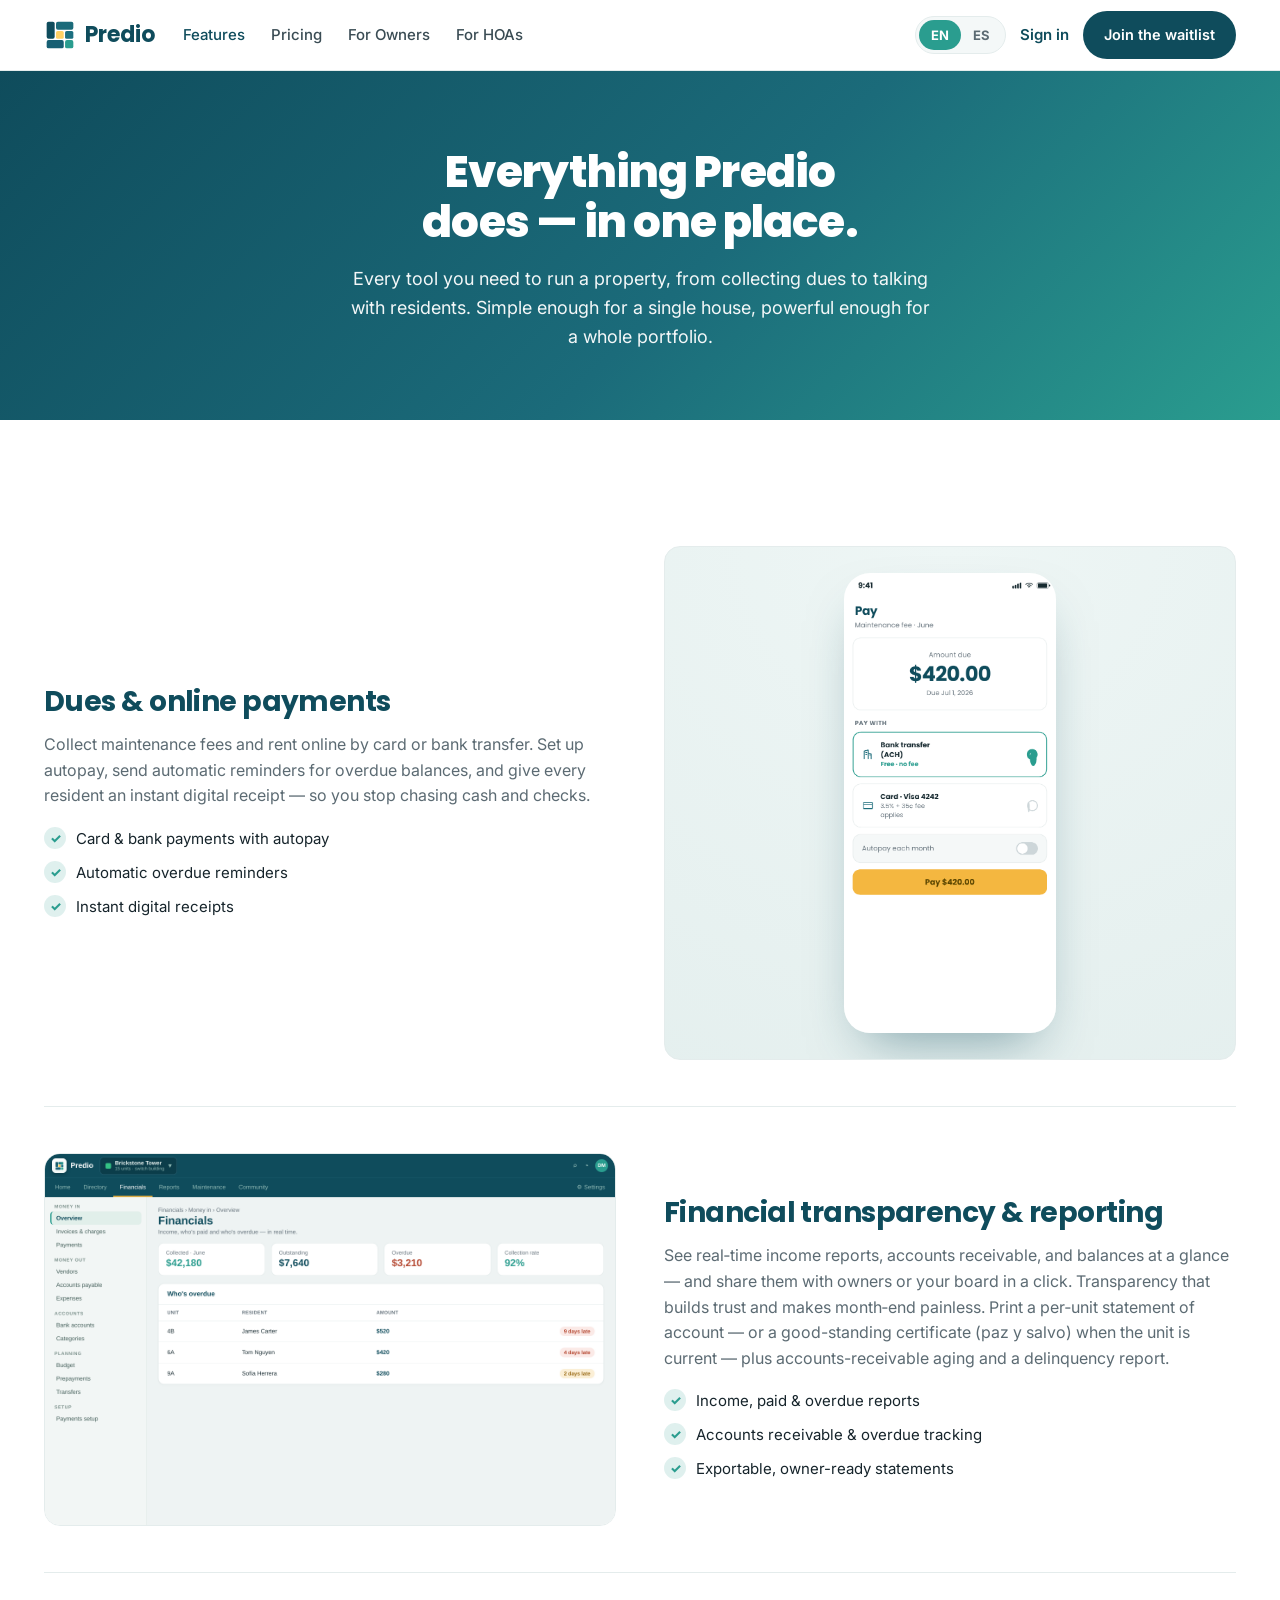
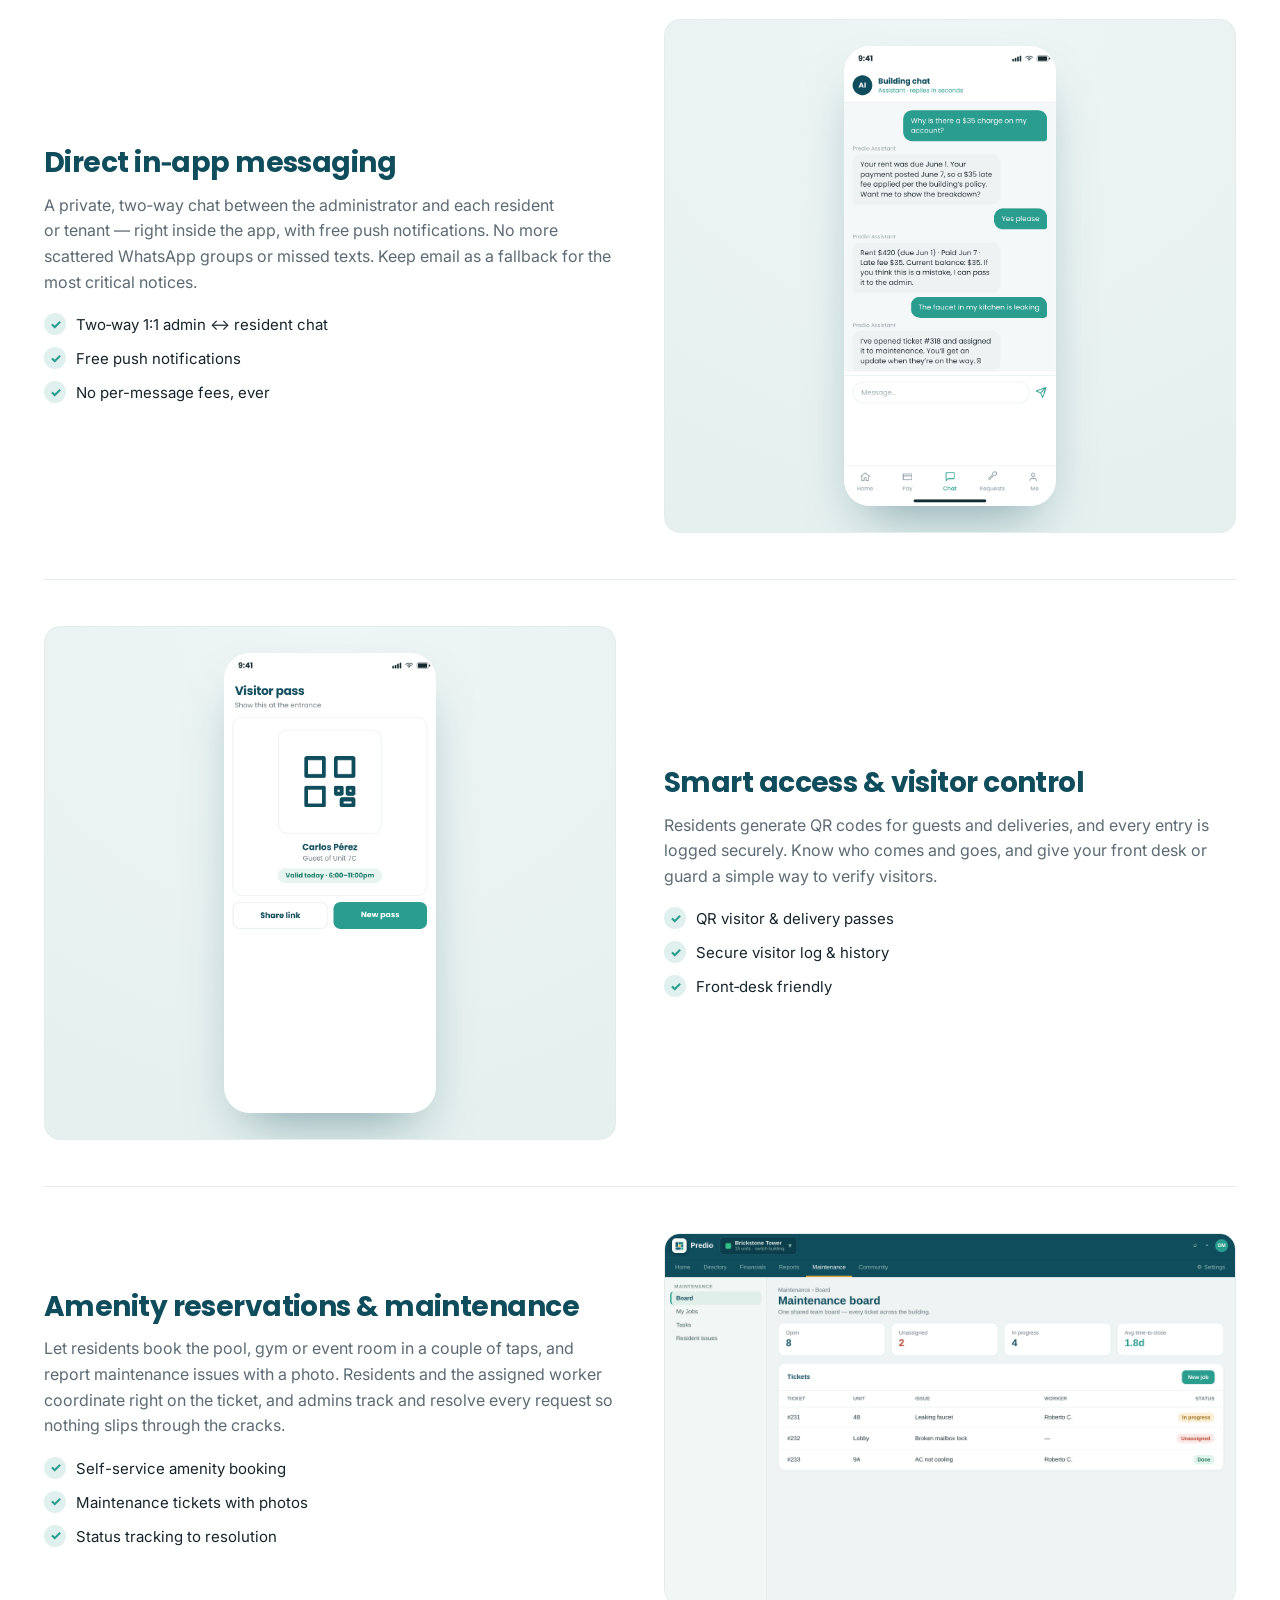
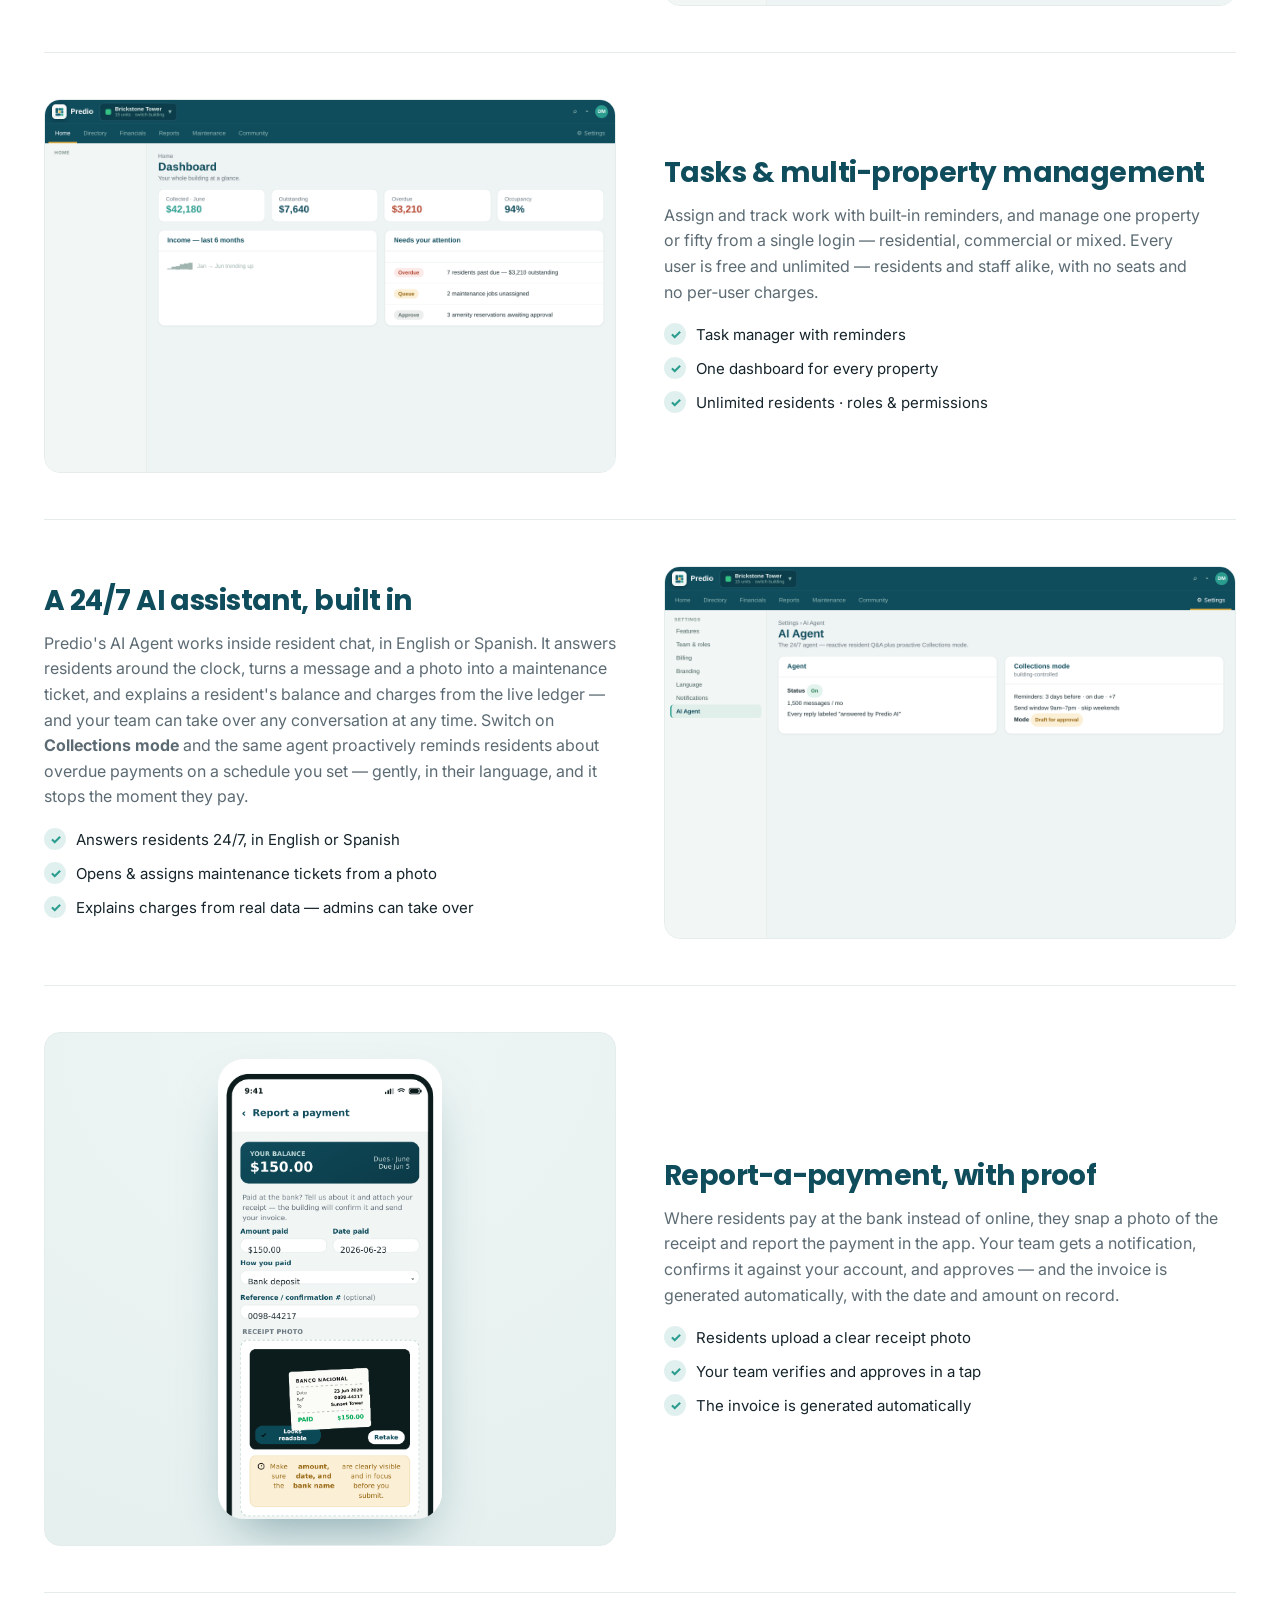
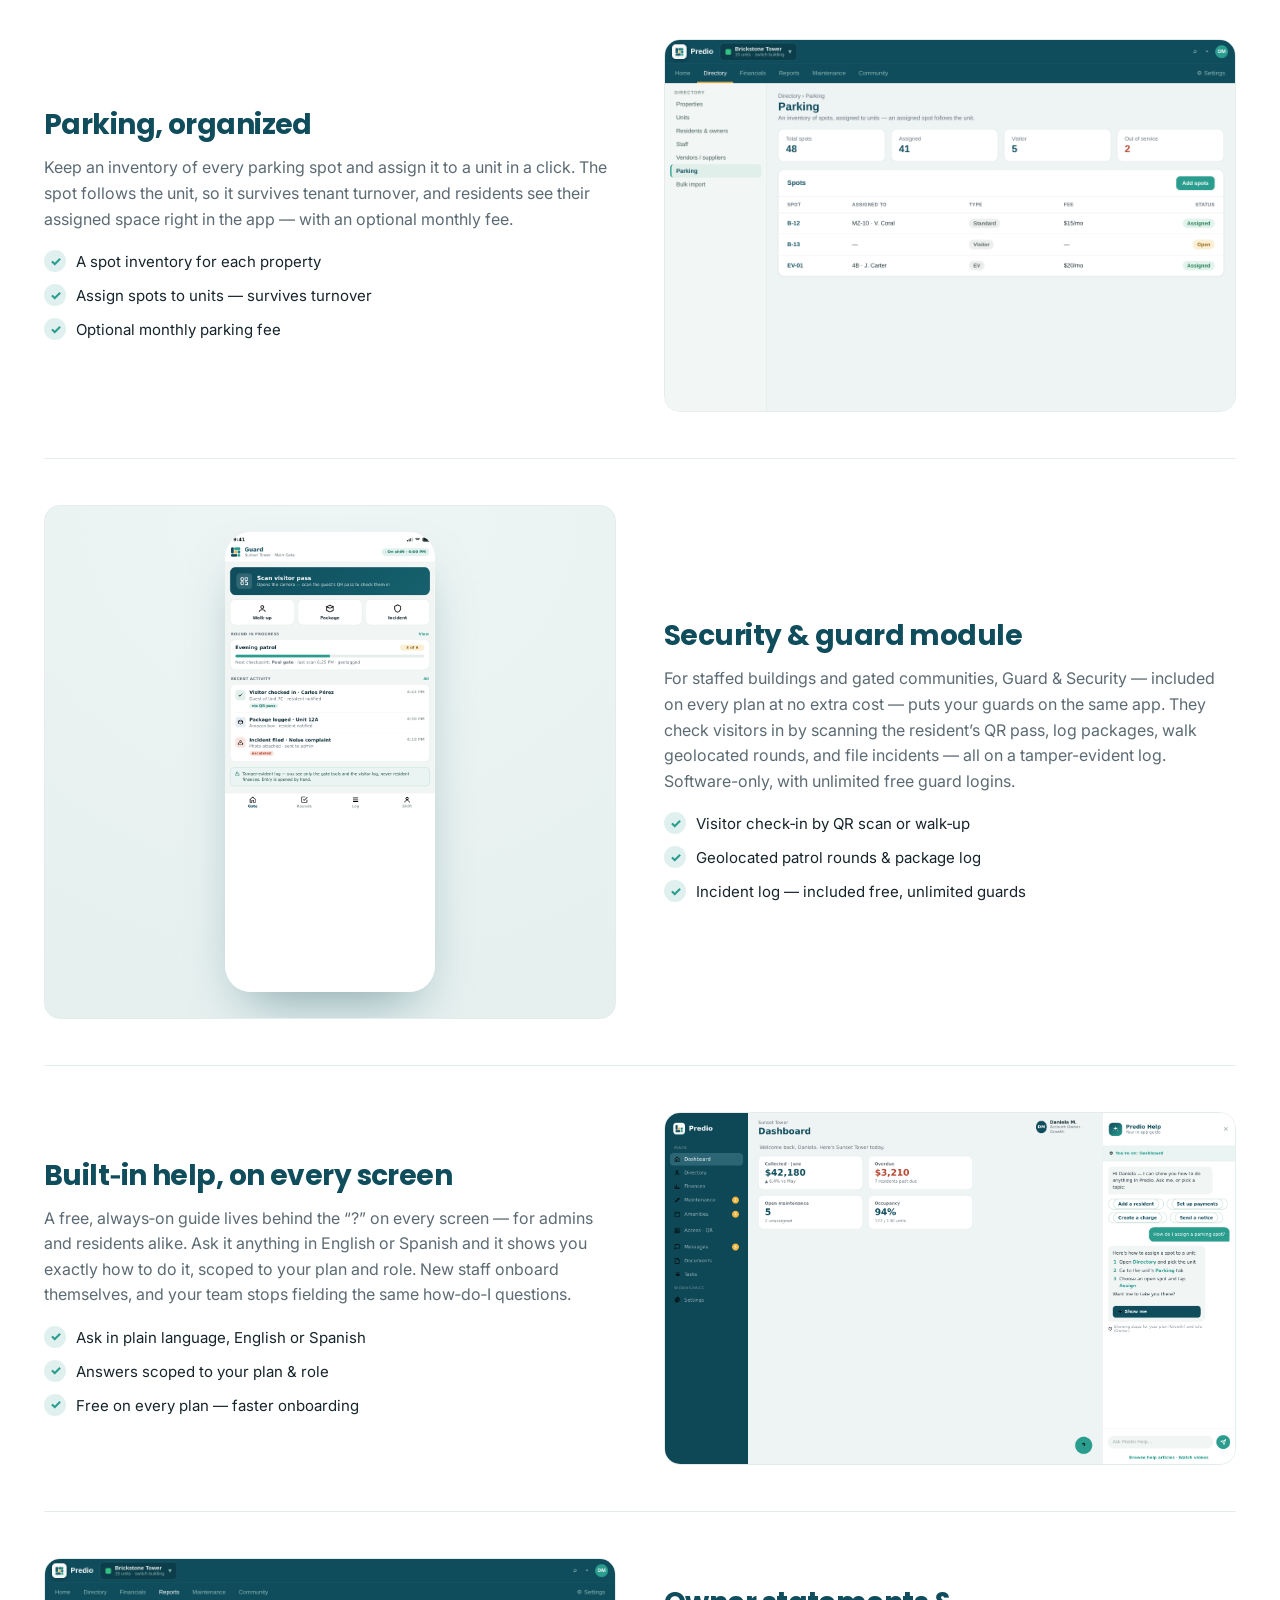
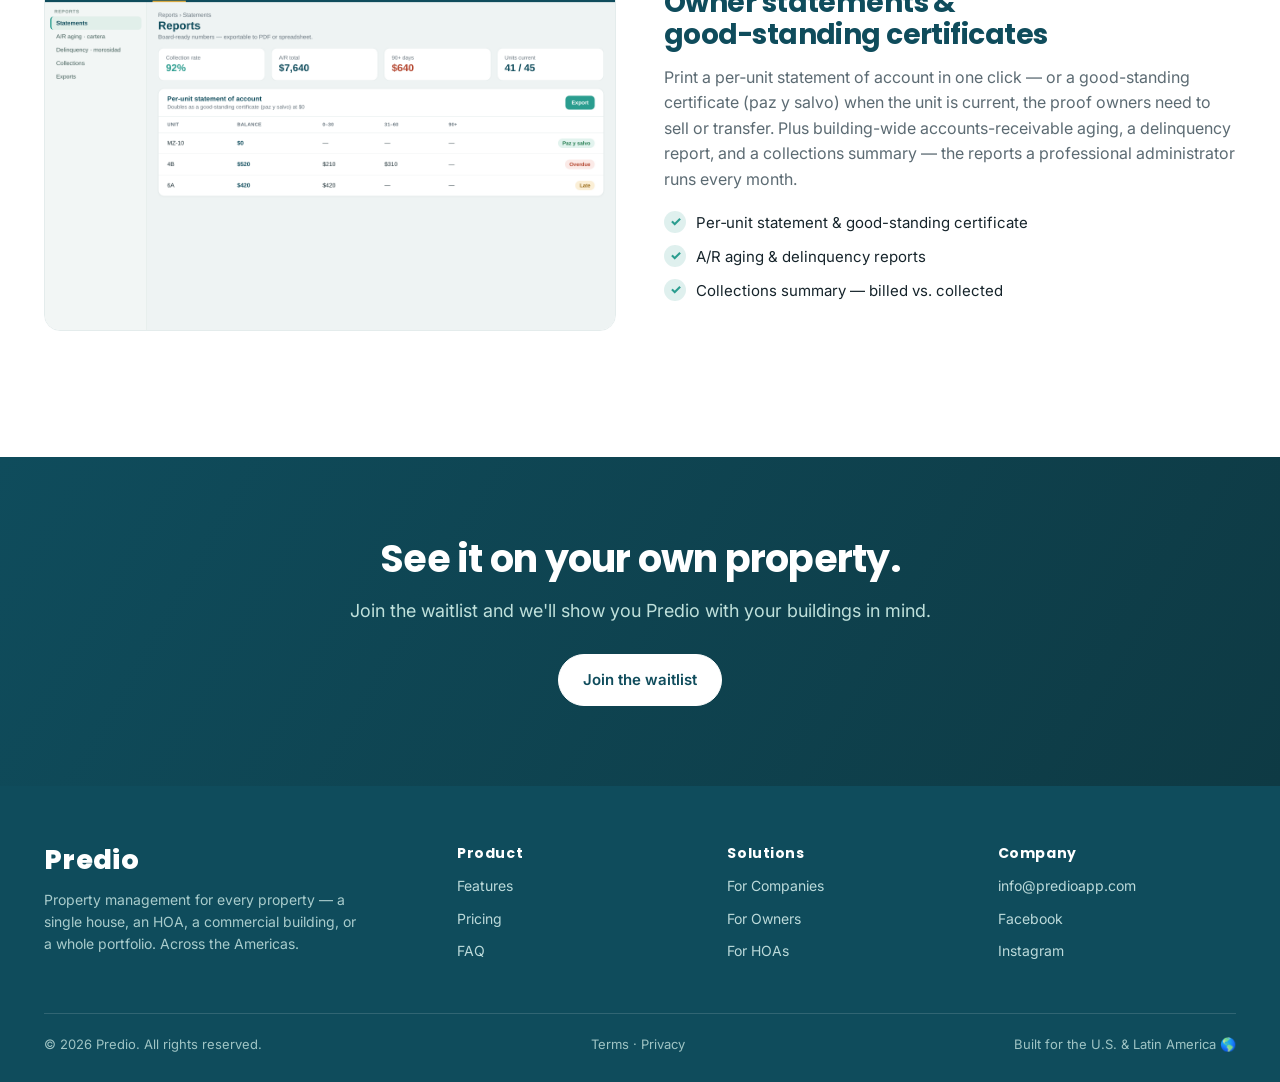
<file: features.html>
<!DOCTYPE html>
<html lang="en">
<head>
<meta charset="UTF-8" />
<meta name="viewport" content="width=device-width, initial-scale=1.0" />
<title id="metaTitle">Features — Predio Property Management Software</title>
<meta id="metaDesc" name="description" content="Explore Predio's features: online dues & payments, financial reporting with owner statements & good-standing certificates, a built-in 24/7 AI agent with collections, in-app help, QR access control, a guard & security module, maintenance and multi-property management — for any property." />
<link rel="canonical" href="https://www.predioapp.com/features" />
<link rel="alternate" hreflang="en" href="https://www.predioapp.com/features" />
<link rel="alternate" hreflang="es" href="https://www.predioapp.com/features?lang=es" />
<meta property="og:title" content="Features — Predio Property Management Software" />
<meta property="og:description" content="Dues, payments, financial reports & certificates, a 24/7 AI agent, in-app help, QR access, a guard & security module, maintenance and more — one bilingual app." />
<meta property="og:url" content="https://www.predioapp.com/features" />
<meta property="og:image" content="https://www.predioapp.com/og-image.png" />
<meta property="og:image:width" content="1200" />
<meta property="og:image:height" content="630" />
<meta property="og:image:alt" content="Predio — property management for every property, bilingual EN/ES" />
<meta name="twitter:card" content="summary_large_image" />
<meta name="twitter:image" content="https://www.predioapp.com/og-image.png" />
<link rel="icon" href="data:image/svg+xml,%3Csvg xmlns='http://www.w3.org/2000/svg' viewBox='0 0 120 120'%3E%3Crect x='10' y='10' width='30' height='64' rx='7' fill='%230f4c5c'/%3E%3Crect x='45' y='10' width='65' height='30' rx='7' fill='%231b6b7a'/%3E%3Crect x='45' y='45' width='29' height='29' rx='6' fill='%23ffd166'/%3E%3Crect x='79' y='45' width='31' height='29' rx='6' fill='%231c6f80'/%3E%3Crect x='10' y='79' width='64' height='31' rx='7' fill='%23175f73'/%3E%3Crect x='79' y='79' width='31' height='31' rx='7' fill='%232a9d8f'/%3E%3C/svg%3E" />
<link rel="preconnect" href="https://fonts.googleapis.com" /><link rel="preconnect" href="https://fonts.gstatic.com" crossorigin />
<link href="https://fonts.googleapis.com/css2?family=Inter:wght@400;500;600;700&family=Poppins:wght@600;700;800&display=swap" rel="stylesheet" />
<link rel="stylesheet" href="/styles.css" />
</head>
<body>

<header class="nav">
  <div class="container nav-inner">
    <a class="logo" href="/" aria-label="Predio home"><svg viewBox="0 0 120 120" aria-hidden="true"><rect x="10" y="10" width="30" height="64" rx="7" fill="#0f4c5c"/><rect x="45" y="10" width="65" height="30" rx="7" fill="#1b6b7a"/><rect x="45" y="45" width="29" height="29" rx="6" fill="#ffd166"/><rect x="79" y="45" width="31" height="29" rx="6" fill="#1c6f80"/><rect x="10" y="79" width="64" height="31" rx="7" fill="#175f73"/><rect x="79" y="79" width="31" height="31" rx="7" fill="#2a9d8f"/></svg> Predio</a>
    <nav class="nav-desktop" aria-label="Primary">
        <a href="/features" class="active" data-i18n="nav_features">Features</a>
        <a href="/pricing" data-i18n="nav_pricing">Pricing</a>
        <a href="/owners" data-i18n="nav_owners">For Owners</a>
        <a href="/hoas" data-i18n="nav_hoa">For HOAs</a>
    </nav>
    <div class="nav-actions">
      <div class="lang lang-bar" role="button" tabindex="0" aria-label="Switch language"><div class="slider"></div><span class="active" data-l="en">EN</span><span data-l="es">ES</span></div>
      <a href="https://app.predioapp.com" class="nav-signin" data-i18n="nav_signin">Sign in</a>
      <a href="mailto:info@predioapp.com?subject=Predio%20waitlist&body=Please%20add%20me%20to%20the%20Predio%20waitlist." class="btn btn-primary nav-cta" data-i18n="nav_cta">Join the waitlist</a>
      <button class="menu-btn" id="menuBtn" aria-label="Menu" aria-expanded="false">&#9776;</button>
    </div>
    <div class="nav-drawer" id="navDrawer">
      <nav class="nav-links" id="navLinks" aria-label="Primary">
        <a href="/features" class="active" data-i18n="nav_features">Features</a>
        <a href="/pricing" data-i18n="nav_pricing">Pricing</a>
        <a href="/property-management" data-i18n="nav_pm">For Companies</a>
        <a href="/owners" data-i18n="nav_owners">For Owners</a>
        <a href="/hoas" data-i18n="nav_hoa">For HOAs</a>
        <a href="/faq" data-i18n="nav_faq">FAQ</a>
        <a href="https://app.predioapp.com" class="signin" data-i18n="nav_signin">Sign in</a>
      </nav>
      <div class="lang" role="button" tabindex="0" aria-label="Switch language"><div class="slider"></div><span class="active" data-l="en">EN</span><span data-l="es">ES</span></div>
      <a href="mailto:info@predioapp.com?subject=Predio%20waitlist&body=Please%20add%20me%20to%20the%20Predio%20waitlist." class="btn btn-primary" data-i18n="nav_cta">Join the waitlist</a>
    </div>
  </div>
</header>

<main>
<div class="page-hero">
  <div class="container">
    <h1 data-i18n="ph_h1">Everything Predio does — in one place.</h1>
    <p data-i18n="ph_sub">Every tool you need to run a property, from collecting dues to talking with residents. Simple enough for a single house, powerful enough for a whole portfolio.</p>
  </div>
</div>

<section><div class="container">

  <div class="frow"><div class="ftxt"><h2 data-i18n="r1_t">Dues &amp; online payments</h2><p data-i18n="r1_d">Collect maintenance fees and rent online by card or bank transfer. Set up autopay, send automatic reminders for overdue balances, and give every resident an instant digital receipt — so you stop chasing cash and checks.</p><div class="mini"><div class="row"><span class="c">✓</span><span data-i18n="r1_1">Card &amp; bank payments with autopay</span></div><div class="row"><span class="c">✓</span><span data-i18n="r1_2">Automatic overdue reminders</span></div><div class="row"><span class="c">✓</span><span data-i18n="r1_3">Instant digital receipts</span></div></div></div><figure class="shot phone"><img src="assets/screens/cust-pay.png" alt="Resident paying dues in the Predio app" loading="lazy"></figure></div>

  <div class="frow flip"><figure class="shot web"><img src="assets/screens/web-financials.png" alt="Predio financial dashboard and reports" loading="lazy"></figure><div class="ftxt"><h2 data-i18n="r2_t">Financial transparency &amp; reporting</h2><p data-i18n="r2_d">See real-time income reports, accounts receivable, and balances at a glance — and share them with owners or your board in a click. Transparency that builds trust and makes month-end painless. Print a per-unit statement of account — or a good-standing certificate (paz y salvo) when the unit is current — plus accounts-receivable aging and a delinquency report.</p><div class="mini"><div class="row"><span class="c">✓</span><span data-i18n="r2_1">Income, paid &amp; overdue reports</span></div><div class="row"><span class="c">✓</span><span data-i18n="r2_2">Accounts receivable &amp; overdue tracking</span></div><div class="row"><span class="c">✓</span><span data-i18n="r2_3">Exportable, owner-ready statements</span></div></div></div></div>

  <div class="frow"><div class="ftxt"><h2 data-i18n="r3_t">Direct in-app messaging</h2><p data-i18n="r3_d">A private, two-way chat between the administrator and each resident or tenant — right inside the app, with free push notifications. No more scattered WhatsApp groups or missed texts. Keep email as a fallback for the most critical notices.</p><div class="mini"><div class="row"><span class="c">✓</span><span data-i18n="r3_1">Two-way 1:1 admin ↔ resident chat</span></div><div class="row"><span class="c">✓</span><span data-i18n="r3_2">Free push notifications</span></div><div class="row"><span class="c">✓</span><span data-i18n="r3_3">No per-message fees, ever</span></div></div></div><figure class="shot phone"><img src="assets/screens/cust-chat.png" alt="In-app chat between admin and resident" loading="lazy"></figure></div>

  <div class="frow flip"><figure class="shot phone"><img src="assets/screens/cust-qr.png" alt="QR visitor pass on the resident app" loading="lazy"></figure><div class="ftxt"><h2 data-i18n="r4_t">Smart access &amp; visitor control</h2><p data-i18n="r4_d">Residents generate QR codes for guests and deliveries, and every entry is logged securely. Know who comes and goes, and give your front desk or guard a simple way to verify visitors.</p><div class="mini"><div class="row"><span class="c">✓</span><span data-i18n="r4_1">QR visitor &amp; delivery passes</span></div><div class="row"><span class="c">✓</span><span data-i18n="r4_2">Secure visitor log &amp; history</span></div><div class="row"><span class="c">✓</span><span data-i18n="r4_3">Front-desk friendly</span></div></div></div></div>

  <div class="frow"><div class="ftxt"><h2 data-i18n="r5_t">Amenity reservations &amp; maintenance</h2><p data-i18n="r5_d">Let residents book the pool, gym or event room in a couple of taps, and report maintenance issues with a photo. Residents and the assigned worker coordinate right on the ticket, and admins track and resolve every request so nothing slips through the cracks.</p><div class="mini"><div class="row"><span class="c">✓</span><span data-i18n="r5_1">Self-service amenity booking</span></div><div class="row"><span class="c">✓</span><span data-i18n="r5_2">Maintenance tickets with photos</span></div><div class="row"><span class="c">✓</span><span data-i18n="r5_3">Status tracking to resolution</span></div></div></div><figure class="shot web"><img src="assets/screens/web-maintenance.png" alt="Maintenance board with tickets and tasks" loading="lazy"></figure></div>

  <div class="frow flip"><figure class="shot web"><img src="assets/screens/web-dashboard.png" alt="Predio portfolio dashboard across properties" loading="lazy"></figure><div class="ftxt"><h2 data-i18n="r6_t">Tasks &amp; multi-property management</h2><p data-i18n="r6_d">Assign and track work with built-in reminders, and manage one property or fifty from a single login — residential, commercial or mixed. Every user is free and unlimited — residents and staff alike, with no seats and no per-user charges.</p><div class="mini"><div class="row"><span class="c">✓</span><span data-i18n="r6_1">Task manager with reminders</span></div><div class="row"><span class="c">✓</span><span data-i18n="r6_2">One dashboard for every property</span></div><div class="row"><span class="c">✓</span><span data-i18n="r6_3">Unlimited residents · roles &amp; permissions</span></div></div></div></div>

  <div class="frow"><div class="ftxt"><h2 data-i18n="r7_t">A 24/7 AI assistant, built in</h2><p data-i18n="r7_d">Predio's AI Agent works inside resident chat, in English or Spanish. It answers residents around the clock, turns a message and a photo into a maintenance ticket, and explains a resident's balance and charges from the live ledger — and your team can take over any conversation at any time. Switch on <strong>Collections mode</strong> and the same agent proactively reminds residents about overdue payments on a schedule you set — gently, in their language, and it stops the moment they pay.</p><div class="mini"><div class="row"><span class="c">✓</span><span data-i18n="r7_1">Answers residents 24/7, in English or Spanish</span></div><div class="row"><span class="c">✓</span><span data-i18n="r7_2">Opens &amp; assigns maintenance tickets from a photo</span></div><div class="row"><span class="c">✓</span><span data-i18n="r7_3">Explains charges from real data — admins can take over</span></div></div></div><figure class="shot web"><img src="assets/screens/web-ai-agent.png" alt="Predio AI Agent in resident chat" loading="lazy"></figure></div>

  <div class="frow flip"><figure class="shot phone"><img src="assets/screens/cust-report-payment.png" alt="Resident reporting a bank payment with a receipt photo" loading="lazy"></figure><div class="ftxt"><h2 data-i18n="r8_t">Report-a-payment, with proof</h2><p data-i18n="r8_d">Where residents pay at the bank instead of online, they snap a photo of the receipt and report the payment in the app. Your team gets a notification, confirms it against your account, and approves — and the invoice is generated automatically, with the date and amount on record.</p><div class="mini"><div class="row"><span class="c">✓</span><span data-i18n="r8_1">Residents upload a clear receipt photo</span></div><div class="row"><span class="c">✓</span><span data-i18n="r8_2">Your team verifies and approves in a tap</span></div><div class="row"><span class="c">✓</span><span data-i18n="r8_3">The invoice is generated automatically</span></div></div></div></div>

  <div class="frow"><div class="ftxt"><h2 data-i18n="r9_t">Parking, organized</h2><p data-i18n="r9_d">Keep an inventory of every parking spot and assign it to a unit in a click. The spot follows the unit, so it survives tenant turnover, and residents see their assigned space right in the app — with an optional monthly fee.</p><div class="mini"><div class="row"><span class="c">✓</span><span data-i18n="r9_1">A spot inventory for each property</span></div><div class="row"><span class="c">✓</span><span data-i18n="r9_2">Assign spots to units — survives turnover</span></div><div class="row"><span class="c">✓</span><span data-i18n="r9_3">Optional monthly parking fee</span></div></div></div><figure class="shot web"><img src="assets/screens/web-parking.png" alt="Admin assigning a parking spot to a unit in Predio" loading="lazy"></figure></div>
  <div class="frow flip"><figure class="shot phone"><img src="assets/screens/guard.png" alt="Predio guard app on a phone — visitor check-in by QR scan, geolocated patrol rounds, package and incident log" loading="lazy"></figure><div class="ftxt"><h2 data-i18n="r10_t">Security &amp; guard module</h2><p data-i18n="r10_d">For staffed buildings and gated communities, Guard &amp; Security — included on every plan at no extra cost — puts your guards on the same app. They check visitors in by scanning the resident’s QR pass, log packages, walk geolocated rounds, and file incidents — all on a tamper-evident log. Software-only, with unlimited free guard logins.</p><div class="mini"><div class="row"><span class="c">✓</span><span data-i18n="r10_1">Visitor check-in by QR scan or walk-up</span></div><div class="row"><span class="c">✓</span><span data-i18n="r10_2">Geolocated patrol rounds &amp; package log</span></div><div class="row"><span class="c">✓</span><span data-i18n="r10_3">Incident log — included free, unlimited guards</span></div></div></div></div>
  <div class="frow"><div class="ftxt"><h2 data-i18n="r11_t">Built-in help, on every screen</h2><p data-i18n="r11_d">A free, always-on guide lives behind the “?” on every screen — for admins and residents alike. Ask it anything in English or Spanish and it shows you exactly how to do it, scoped to your plan and role. New staff onboard themselves, and your team stops fielding the same how-do-I questions.</p><div class="mini"><div class="row"><span class="c">✓</span><span data-i18n="r11_1">Ask in plain language, English or Spanish</span></div><div class="row"><span class="c">✓</span><span data-i18n="r11_2">Answers scoped to your plan &amp; role</span></div><div class="row"><span class="c">✓</span><span data-i18n="r11_3">Free on every plan — faster onboarding</span></div></div></div><figure class="shot web"><img src="assets/screens/help.png" alt="Predio Help in-app assistant answering a how-to question on the admin dashboard" loading="lazy"></figure></div>
  <div class="frow flip"><figure class="shot web"><img src="assets/screens/reports.png" alt="Predio reports — per-unit statement of account and good-standing certificate (paz y salvo), with accounts-receivable aging and a delinquency report" loading="lazy"></figure><div class="ftxt"><h2 data-i18n="r12_t">Owner statements &amp; good-standing certificates</h2><p data-i18n="r12_d">Print a per-unit statement of account in one click — or a good-standing certificate (paz y salvo) when the unit is current, the proof owners need to sell or transfer. Plus building-wide accounts-receivable aging, a delinquency report, and a collections summary — the reports a professional administrator runs every month.</p><div class="mini"><div class="row"><span class="c">✓</span><span data-i18n="r12_1">Per-unit statement &amp; good-standing certificate</span></div><div class="row"><span class="c">✓</span><span data-i18n="r12_2">A/R aging &amp; delinquency reports</span></div><div class="row"><span class="c">✓</span><span data-i18n="r12_3">Collections summary — billed vs. collected</span></div></div></div></div>

</div></section>

<section class="final">
  <div class="container"><h2 data-i18n="cta_h2">See it on your own property.</h2><p data-i18n="cta_sub">Join the waitlist and we'll show you Predio with your buildings in mind.</p><a href="mailto:info@predioapp.com?subject=Predio%20waitlist&body=Please%20add%20me%20to%20the%20Predio%20waitlist." class="btn btn-primary" data-i18n="cta_btn">Join the waitlist</a></div>
</section>
</main>

<footer>
  <div class="container">
    <div class="foot-grid">
      <div class="foot-brand"><div class="foot-wordmark">Predio</div><p data-i18n="foot_tag">Property management for every property — a single house, an HOA, a commercial building, or a whole portfolio. Across the Americas.</p></div>
      <div class="foot-col"><h4 data-i18n="foot_product">Product</h4><a href="/features" data-i18n="nav_features">Features</a><a href="/pricing" data-i18n="nav_pricing">Pricing</a><a href="/faq" data-i18n="nav_faq">FAQ</a></div>
      <div class="foot-col"><h4 data-i18n="foot_solutions">Solutions</h4><a href="/property-management" data-i18n="nav_pm">For Companies</a><a href="/owners" data-i18n="nav_owners">For Owners</a><a href="/hoas" data-i18n="nav_hoa">For HOAs</a></div>
      <div class="foot-col"><h4 data-i18n="foot_company">Company</h4><a href="mailto:info@predioapp.com">info@predioapp.com</a><a href="https://www.facebook.com/" target="_blank" rel="noopener">Facebook</a><a href="https://www.instagram.com/" target="_blank" rel="noopener">Instagram</a></div>
    </div>
    <div class="foot-bottom"><span>© <span id="year"></span> Predio. <span data-i18n="rights">All rights reserved.</span></span><span class="foot-legal"><a href="/terms" data-i18n="foot_terms">Terms</a> · <a href="/privacy" data-i18n="foot_privacy">Privacy</a></span><span data-i18n="foot_made">Built for the U.S. &amp; Latin America 🌎</span></div>
  </div>
</footer>

<script>
window.ES = {
  foot_terms:"Términos de Servicio", foot_privacy:"Política de Privacidad",
  nav_features:"Funciones", nav_pricing:"Precios", nav_pm:"Para Empresas", nav_owners:"Para Propietarios", nav_hoa:"Para Condominios", nav_faq:"Preguntas", nav_cta:"Únete a la lista de espera", nav_signin:"Iniciar sesión",
  ph_kicker:"Funciones", ph_h1:"Todo lo que hace Predio — en un solo lugar.",
  ph_sub:"Todas las herramientas para administrar una propiedad, desde cobrar expensas hasta hablar con los residentes. Simple para una sola casa, potente para todo un portafolio.",
  r1_t:"Expensas y pagos en línea", r1_d:"Cobra expensas y rentas en línea con tarjeta o transferencia. Activa el pago automático, envía recordatorios automáticos de saldos vencidos y entrega a cada residente un recibo digital al instante — y deja de perseguir efectivo y cheques.",
  r1_1:"Pagos con tarjeta y transferencia, con pago automático", r1_2:"Recordatorios automáticos de saldos vencidos", r1_3:"Recibos digitales al instante", r1_4:"Reporta tu pago con comprobante donde no hay pago en línea", r1_img:"[ Imagen: residente pagando expensas en la app ]",
  r2_t:"Transparencia financiera y reportes", r2_d:"Consulta reportes de ingresos en tiempo real, cuentas por cobrar y saldos de un vistazo — y compártelos con propietarios o la directiva en un clic. Transparencia que genera confianza y hace el cierre de mes muy fácil. Imprime un estado de cuenta por unidad — o un certificado de paz y salvo cuando la unidad está al corriente — más cartera y un reporte de morosidad.",
  r2_1:"Reportes de ingresos, pagados y vencidos", r2_2:"Cuentas por cobrar y cartera vencida", r2_3:"Estados de cuenta exportables y listos para propietarios", r2_img:"[ Imagen: panel financiero / reportes ]",
  r3_t:"Mensajería directa en la app", r3_d:"Un chat privado y bidireccional entre el administrador y cada residente o inquilino — dentro de la app, con notificaciones push gratis. Se acabaron los grupos dispersos de WhatsApp. Deja el correo como respaldo para los avisos más importantes.",
  r3_1:"Chat 1:1 bidireccional administrador ↔ residente", r3_2:"Notificaciones push gratis", r3_3:"Sin cargos por mensaje, nunca", r3_img:"[ Imagen: conversación de chat en la app ]",
  r4_t:"Control de acceso y visitas", r4_d:"Los residentes generan códigos QR para invitados y entregas, y cada ingreso queda registrado de forma segura. Sabe quién entra y sale, y dale a tu portería o guardia una forma simple de verificar visitas.",
  r4_1:"Pases QR para visitas y entregas", r4_2:"Registro e historial de visitas seguro", r4_3:"Pensado para la portería", r4_img:"[ Imagen: pase QR de visita ]",
  r5_t:"Reservas de áreas comunes y mantenimiento", r5_d:"Permite a los residentes reservar la piscina, el gimnasio o el salón en un par de toques, y reportar incidencias con una foto. El residente y el trabajador asignado se coordinan en el mismo ticket, y los administradores dan seguimiento y resuelven cada solicitud para que nada se quede sin atender.",
  r5_1:"Reserva de áreas comunes autoservicio", r5_2:"Tickets de mantenimiento con fotos", r5_3:"Seguimiento de estado hasta resolver", r5_img:"[ Imagen: calendario de reservas + ticket de mantenimiento ]",
  r6_t:"Tareas y administración multipropiedad", r6_d:"Asigna y da seguimiento al trabajo con recordatorios integrados, y administra una propiedad o cincuenta desde un solo acceso — residencial, comercial o mixto. Todos los usuarios son gratis e ilimitados — residentes y personal por igual, sin cupos ni cargos por usuario.",
  r6_1:"Gestor de tareas con recordatorios", r6_2:"Un solo panel para cada propiedad", r6_3:"Residentes ilimitados · roles y permisos", r6_4:"Asigna espacios de estacionamiento a las unidades", r6_img:"[ Imagen: vista de portafolio multipropiedad ]",
  r7_t:"Un asistente de IA 24/7, integrado", r7_d:"El Agente IA de Predio trabaja dentro del chat con los residentes, en español o inglés. Responde a los residentes a toda hora, convierte un mensaje y una foto en un ticket de mantenimiento, y explica el saldo y los cargos de un residente con el estado de cuenta en vivo — y tu equipo puede tomar el control de cualquier conversación cuando quiera. Activa el <strong>modo Cobranza</strong> y el mismo agente recuerda de forma proactiva los pagos vencidos según el calendario que tú definas — con amabilidad, en el idioma del residente, y se detiene en cuanto pagan.",
  r7_1:"Responde a los residentes 24/7, en español o inglés", r7_2:"Abre y asigna tickets de mantenimiento desde una foto", r7_3:"Explica cargos con datos reales — el administrador puede tomar el control",
  r8_t:"Reporta tu pago, con comprobante", r8_d:"Donde los residentes pagan en el banco en lugar de en línea, toman una foto del comprobante y reportan el pago en la app. Tu equipo recibe una notificación, lo confirma contra tu cuenta y lo aprueba — y el recibo se genera automáticamente, con la fecha y el monto registrados.",
  r8_1:"Los residentes suben una foto clara del comprobante", r8_2:"Tu equipo verifica y aprueba en un toque", r8_3:"El recibo se genera automáticamente",
  r9_t:"Estacionamiento, organizado", r9_d:"Mantén un inventario de cada espacio de estacionamiento y asígnalo a una unidad en un clic. El espacio sigue a la unidad, así que sobrevive al cambio de inquilino, y los residentes ven su lugar asignado en la app — con una cuota mensual opcional.",
  r9_1:"Un inventario de espacios por propiedad", r9_2:"Asigna espacios a unidades — sobrevive al cambio de inquilino", r9_3:"Cuota mensual de estacionamiento opcional", r10_t:"Módulo de guardia y seguridad", r10_d:"Para edificios con personal y comunidades cerradas, Guardia y Seguridad — incluido en todos los planes sin costo extra — pone a tus guardias en la misma app. Registran visitas escaneando el pase QR del residente, registran paquetes, hacen rondas geolocalizadas y reportan incidentes — todo en una bitácora a prueba de manipulaciones. Solo software, con cuentas de guardia ilimitadas y gratis.", r10_1:"Registro de visitas por QR o sin cita", r10_2:"Rondas geolocalizadas y registro de paquetes", r10_3:"Bitácora de incidentes — incluido gratis, guardias ilimitados", r11_t:"Ayuda integrada, en cada pantalla", r11_d:"Una guía gratis y siempre disponible vive detrás del «?» en cada pantalla — para administradores y residentes. Pregúntale lo que sea en español o inglés y te muestra exactamente cómo hacerlo, según tu plan y tu rol. El personal nuevo se capacita solo y tu equipo deja de responder las mismas dudas.", r11_1:"Pregunta en lenguaje natural, español o inglés", r11_2:"Respuestas según tu plan y rol", r11_3:"Gratis en todos los planes — incorporación más rápida", r12_t:"Estados de cuenta y certificados de paz y salvo", r12_d:"Imprime un estado de cuenta por unidad en un clic — o un certificado de paz y salvo cuando la unidad está al corriente, la prueba que los propietarios necesitan para vender o traspasar. Más cartera (cuentas por cobrar) de todo el edificio, un reporte de morosidad y un resumen de cobranza — los reportes que un administrador profesional corre cada mes.", r12_1:"Estado de cuenta y certificado de paz y salvo por unidad", r12_2:"Cartera y reporte de morosidad", r12_3:"Resumen de cobranza — facturado vs. cobrado",
  cta_h2:"Velo en tu propia propiedad.", cta_sub:"Únete a la lista de espera y te mostramos Predio pensando en tus edificios.", cta_btn:"Únete a la lista de espera",
  foot_tag:"Administración para cada propiedad — una sola casa, un condominio, un edificio comercial o todo un portafolio. En todas las Américas.",
  foot_product:"Producto", foot_solutions:"Soluciones", foot_company:"Empresa", rights:"Todos los derechos reservados.", foot_made:"Hecho para EE. UU. y Latinoamérica 🌎"
};
window.META = {
  en:{title:"Features — Predio Property Management Software", desc:"Explore Predio's features: online dues & payments, financial reporting with owner statements & good-standing certificates, a 24/7 AI agent with collections, in-app help, QR access control, a guard & security module, maintenance and multi-property management."},
  es:{title:"Funciones — Software de Administración Predio", desc:"Explora las funciones de Predio: cobro de expensas y pagos, reportes financieros con estados de cuenta y paz y salvo, un Agente IA 24/7 con cobranza, ayuda integrada, control de acceso QR, módulo de guardia y seguridad, mantenimiento y administración multipropiedad."}
};
</script>
<script src="/app.js"></script>
</body>
</html>
</file>
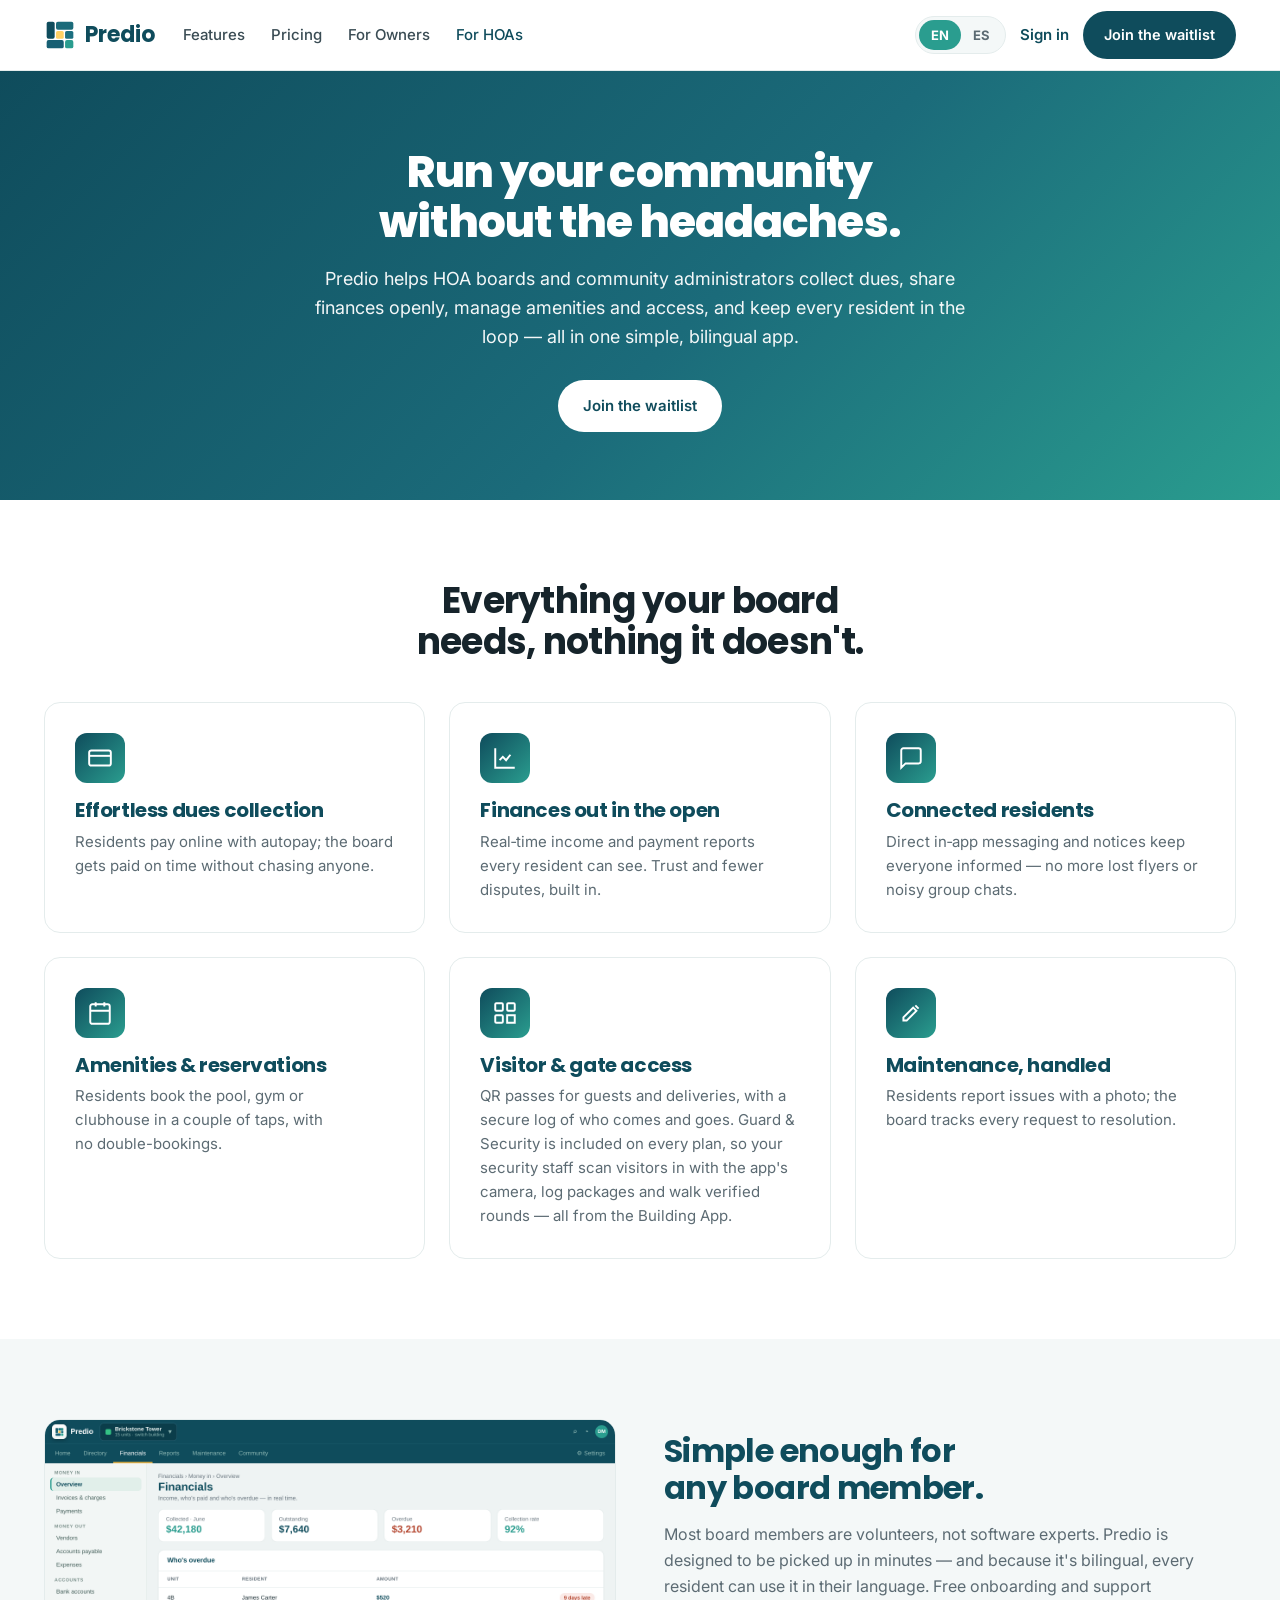
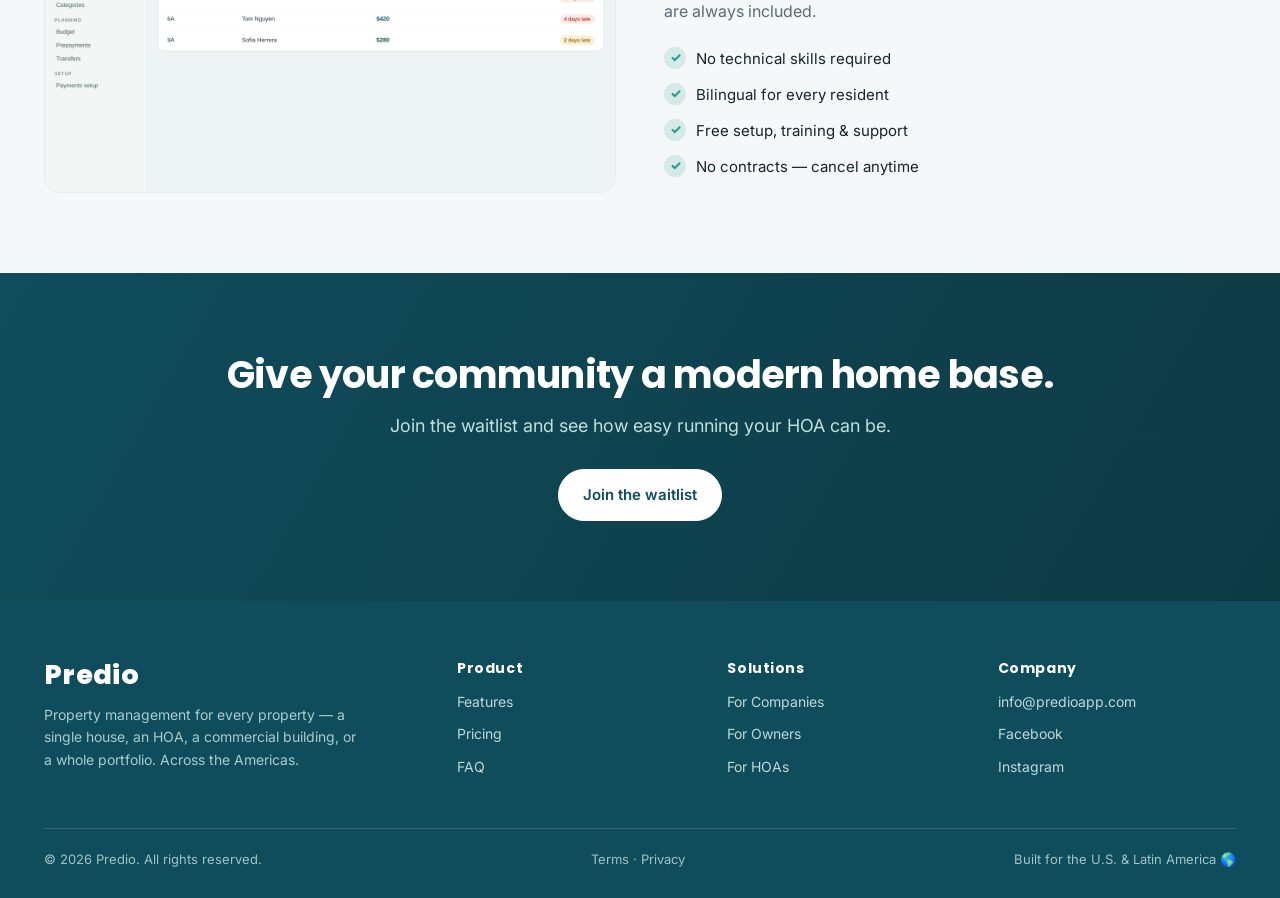
<file: hoas.html>
<!DOCTYPE html>
<html lang="en">
<head>
<meta charset="UTF-8" />
<meta name="viewport" content="width=device-width, initial-scale=1.0" />
<title id="metaTitle">HOA &amp; Community Management Software — Predio</title>
<meta id="metaDesc" name="description" content="Predio is HOA and community management software for boards and administrators. Collect dues online, share finances transparently, manage amenities and access, and keep every resident connected — bilingual, no contracts." />
<link rel="canonical" href="https://www.predioapp.com/hoas" />
<link rel="alternate" hreflang="en" href="https://www.predioapp.com/hoas" />
<link rel="alternate" hreflang="es" href="https://www.predioapp.com/hoas?lang=es" />
<meta property="og:title" content="HOA &amp; Community Management Software — Predio" />
<meta property="og:description" content="Collect dues, share finances transparently, and keep residents connected — bilingual, no contracts." />
<meta property="og:url" content="https://www.predioapp.com/hoas" />
<meta property="og:image" content="https://www.predioapp.com/og-image.png" />
<meta property="og:image:width" content="1200" />
<meta property="og:image:height" content="630" />
<meta property="og:image:alt" content="Predio — property management for every property, bilingual EN/ES" />
<meta name="twitter:card" content="summary_large_image" />
<meta name="twitter:image" content="https://www.predioapp.com/og-image.png" />
<link rel="icon" href="data:image/svg+xml,%3Csvg xmlns='http://www.w3.org/2000/svg' viewBox='0 0 120 120'%3E%3Crect x='10' y='10' width='30' height='64' rx='7' fill='%230f4c5c'/%3E%3Crect x='45' y='10' width='65' height='30' rx='7' fill='%231b6b7a'/%3E%3Crect x='45' y='45' width='29' height='29' rx='6' fill='%23ffd166'/%3E%3Crect x='79' y='45' width='31' height='29' rx='6' fill='%231c6f80'/%3E%3Crect x='10' y='79' width='64' height='31' rx='7' fill='%23175f73'/%3E%3Crect x='79' y='79' width='31' height='31' rx='7' fill='%232a9d8f'/%3E%3C/svg%3E" />
<link rel="preconnect" href="https://fonts.googleapis.com" /><link rel="preconnect" href="https://fonts.gstatic.com" crossorigin />
<link href="https://fonts.googleapis.com/css2?family=Inter:wght@400;500;600;700&family=Poppins:wght@600;700;800&display=swap" rel="stylesheet" />
<link rel="stylesheet" href="/styles.css" />
</head>
<body>

<header class="nav">
  <div class="container nav-inner">
    <a class="logo" href="/" aria-label="Predio home"><svg viewBox="0 0 120 120" aria-hidden="true"><rect x="10" y="10" width="30" height="64" rx="7" fill="#0f4c5c"/><rect x="45" y="10" width="65" height="30" rx="7" fill="#1b6b7a"/><rect x="45" y="45" width="29" height="29" rx="6" fill="#ffd166"/><rect x="79" y="45" width="31" height="29" rx="6" fill="#1c6f80"/><rect x="10" y="79" width="64" height="31" rx="7" fill="#175f73"/><rect x="79" y="79" width="31" height="31" rx="7" fill="#2a9d8f"/></svg> Predio</a>
    <nav class="nav-desktop" aria-label="Primary">
        <a href="/features" data-i18n="nav_features">Features</a>
        <a href="/pricing" data-i18n="nav_pricing">Pricing</a>
        <a href="/owners" data-i18n="nav_owners">For Owners</a>
        <a href="/hoas" class="active" data-i18n="nav_hoa">For HOAs</a>
    </nav>
    <div class="nav-actions">
      <div class="lang lang-bar" role="button" tabindex="0" aria-label="Switch language"><div class="slider"></div><span class="active" data-l="en">EN</span><span data-l="es">ES</span></div>
      <a href="https://app.predioapp.com" class="nav-signin" data-i18n="nav_signin">Sign in</a>
      <a href="mailto:info@predioapp.com?subject=Predio%20waitlist&body=Please%20add%20me%20to%20the%20Predio%20waitlist." class="btn btn-primary nav-cta" data-i18n="nav_cta">Join the waitlist</a>
      <button class="menu-btn" id="menuBtn" aria-label="Menu" aria-expanded="false">&#9776;</button>
    </div>
    <div class="nav-drawer" id="navDrawer">
      <nav class="nav-links" id="navLinks" aria-label="Primary">
        <a href="/features" data-i18n="nav_features">Features</a>
        <a href="/pricing" data-i18n="nav_pricing">Pricing</a>
        <a href="/property-management" data-i18n="nav_pm">For Companies</a>
        <a href="/owners" data-i18n="nav_owners">For Owners</a>
        <a href="/hoas" class="active" data-i18n="nav_hoa">For HOAs</a>
        <a href="/faq" data-i18n="nav_faq">FAQ</a>
        <a href="https://app.predioapp.com" class="signin" data-i18n="nav_signin">Sign in</a>
      </nav>
      <div class="lang" role="button" tabindex="0" aria-label="Switch language"><div class="slider"></div><span class="active" data-l="en">EN</span><span data-l="es">ES</span></div>
      <a href="mailto:info@predioapp.com?subject=Predio%20waitlist&body=Please%20add%20me%20to%20the%20Predio%20waitlist." class="btn btn-primary" data-i18n="nav_cta">Join the waitlist</a>
    </div>
  </div>
</header>

<main>
<div class="page-hero">
  <div class="container">
    <h1 data-i18n="ph_h1">Run your community without the headaches.</h1>
    <p data-i18n="ph_sub">Predio helps HOA boards and community administrators collect dues, share finances openly, manage amenities and access, and keep every resident in the loop — all in one simple, bilingual app.</p>
    <div class="hero-cta"><a href="mailto:info@predioapp.com?subject=Predio%20waitlist&body=Please%20add%20me%20to%20the%20Predio%20waitlist." class="btn btn-light" data-i18n="ph_cta">Join the waitlist</a></div>
  </div>
</div>

<section>
  <div class="container">
    <div class="section-head"><h2 data-i18n="b_h2">Everything your board needs, nothing it doesn't.</h2></div>
    <div class="vp-grid">
      <div class="vp-card"><div class="vp-ic"><svg fill="none" stroke-width="1.8" viewBox="0 0 24 24"><rect x="2" y="5" width="20" height="14" rx="2"/><path d="M2 10h20"/></svg></div><h3 data-i18n="b1_t">Effortless dues collection</h3><p data-i18n="b1_d">Residents pay online with autopay; the board gets paid on time without chasing anyone.</p></div>
      <div class="vp-card"><div class="vp-ic"><svg fill="none" stroke-width="1.8" viewBox="0 0 24 24"><path d="M3 3v18h18"/><path d="M7 14l3-3 3 3 4-5"/></svg></div><h3 data-i18n="b2_t">Finances out in the open</h3><p data-i18n="b2_d">Real-time income and payment reports every resident can see. Trust and fewer disputes, built in.</p></div>
      <div class="vp-card"><div class="vp-ic"><svg fill="none" stroke-width="1.8" viewBox="0 0 24 24"><path d="M21 15a2 2 0 0 1-2 2H7l-4 4V5a2 2 0 0 1 2-2h14a2 2 0 0 1 2 2z"/></svg></div><h3 data-i18n="b3_t">Connected residents</h3><p data-i18n="b3_d">Direct in-app messaging and notices keep everyone informed — no more lost flyers or noisy group chats.</p></div>
      <div class="vp-card"><div class="vp-ic"><svg fill="none" stroke-width="1.8" viewBox="0 0 24 24"><rect x="3" y="4" width="18" height="18" rx="2"/><path d="M16 2v4M8 2v4M3 10h18"/></svg></div><h3 data-i18n="b4_t">Amenities &amp; reservations</h3><p data-i18n="b4_d">Residents book the pool, gym or clubhouse in a couple of taps, with no double-bookings.</p></div>
      <div class="vp-card"><div class="vp-ic"><svg fill="none" stroke-width="1.8" viewBox="0 0 24 24"><rect x="3" y="3" width="7" height="7" rx="1"/><rect x="14" y="3" width="7" height="7" rx="1"/><rect x="3" y="14" width="7" height="7" rx="1"/><path d="M14 14h7v7h-7z"/></svg></div><h3 data-i18n="b5_t">Visitor &amp; gate access</h3><p data-i18n="b5_d">QR passes for guests and deliveries, with a secure log of who comes and goes. Guard &amp; Security is included on every plan, so your security staff scan visitors in with the app's camera, log packages and walk verified rounds — all from the Building App.</p></div>
      <div class="vp-card"><div class="vp-ic"><svg fill="none" stroke-width="1.8" viewBox="0 0 24 24"><path d="M14 7l3 3-9 9H5v-3z"/><path d="M16 5l3 3"/></svg></div><h3 data-i18n="b6_t">Maintenance, handled</h3><p data-i18n="b6_d">Residents report issues with a photo; the board tracks every request to resolution.</p></div>
    </div>
  </div>
</section>

<section style="background:var(--soft)">
  <div class="container split">
    <figure class="shot web"><img src="assets/screens/web-financials.png" alt="Community finances shared with residents" loading="lazy"></figure>
    <div>
      <h2 data-i18n="sw_h2">Simple enough for any board member.</h2>
      <p data-i18n="sw_d">Most board members are volunteers, not software experts. Predio is designed to be picked up in minutes — and because it's bilingual, every resident can use it in their language. Free onboarding and support are always included.</p>
      <div class="checks">
        <div class="check"><span class="c">✓</span><span data-i18n="sw_1">No technical skills required</span></div>
        <div class="check"><span class="c">✓</span><span data-i18n="sw_2">Bilingual for every resident</span></div>
        <div class="check"><span class="c">✓</span><span data-i18n="sw_3">Free setup, training &amp; support</span></div>
        <div class="check"><span class="c">✓</span><span data-i18n="sw_4">No contracts — cancel anytime</span></div>
      </div>
    </div>
  </div>
</section>

<section class="final">
  <div class="container"><h2 data-i18n="cta_h2">Give your community a modern home base.</h2><p data-i18n="cta_sub">Join the waitlist and see how easy running your HOA can be.</p><a href="mailto:info@predioapp.com?subject=Predio%20waitlist&body=Please%20add%20me%20to%20the%20Predio%20waitlist." class="btn btn-primary" data-i18n="cta_btn">Join the waitlist</a></div>
</section>
</main>

<footer>
  <div class="container">
    <div class="foot-grid">
      <div class="foot-brand"><div class="foot-wordmark">Predio</div><p data-i18n="foot_tag">Property management for every property — a single house, an HOA, a commercial building, or a whole portfolio. Across the Americas.</p></div>
      <div class="foot-col"><h4 data-i18n="foot_product">Product</h4><a href="/features" data-i18n="nav_features">Features</a><a href="/pricing" data-i18n="nav_pricing">Pricing</a><a href="/faq" data-i18n="nav_faq">FAQ</a></div>
      <div class="foot-col"><h4 data-i18n="foot_solutions">Solutions</h4><a href="/property-management" data-i18n="nav_pm">For Companies</a><a href="/owners" data-i18n="nav_owners">For Owners</a><a href="/hoas" data-i18n="nav_hoa">For HOAs</a></div>
      <div class="foot-col"><h4 data-i18n="foot_company">Company</h4><a href="mailto:info@predioapp.com">info@predioapp.com</a><a href="https://www.facebook.com/" target="_blank" rel="noopener">Facebook</a><a href="https://www.instagram.com/" target="_blank" rel="noopener">Instagram</a></div>
    </div>
    <div class="foot-bottom"><span>© <span id="year"></span> Predio. <span data-i18n="rights">All rights reserved.</span></span><span class="foot-legal"><a href="/terms" data-i18n="foot_terms">Terms</a> · <a href="/privacy" data-i18n="foot_privacy">Privacy</a></span><span data-i18n="foot_made">Built for the U.S. &amp; Latin America 🌎</span></div>
  </div>
</footer>

<script>
window.ES = {
  foot_terms:"Términos de Servicio", foot_privacy:"Política de Privacidad",
  nav_features:"Funciones", nav_pricing:"Precios", nav_pm:"Para Empresas", nav_owners:"Para Propietarios", nav_hoa:"Para Condominios", nav_faq:"Preguntas", nav_cta:"Únete a la lista de espera", nav_signin:"Iniciar sesión",
  ph_kicker:"Para condominios y comunidades", ph_h1:"Administra tu comunidad sin dolores de cabeza.",
  ph_sub:"Predio ayuda a las directivas y administradores de comunidades a cobrar expensas, compartir las finanzas con transparencia, gestionar áreas comunes y accesos, y mantener a cada residente informado — todo en una sola app bilingüe y sencilla.",
  ph_cta:"Únete a la lista de espera",
  b_kicker:"Para tu comunidad", b_h2:"Todo lo que tu directiva necesita, nada de más.",
  b1_t:"Cobro de expensas sin esfuerzo", b1_d:"Los residentes pagan en línea con pago automático; la directiva cobra a tiempo sin perseguir a nadie.",
  b2_t:"Finanzas a la vista de todos", b2_d:"Reportes de ingresos y pagos en tiempo real que cada residente puede ver. Confianza y menos conflictos, de fábrica.",
  b3_t:"Residentes conectados", b3_d:"La mensajería directa en la app y los avisos mantienen a todos informados — sin volantes perdidos ni grupos ruidosos.",
  b4_t:"Áreas comunes y reservas", b4_d:"Los residentes reservan la piscina, el gimnasio o el salón en un par de toques, sin reservas duplicadas.",
  b5_t:"Acceso de visitas y portón", b5_d:"Pases QR para invitados y entregas, con un registro seguro de quién entra y sale. Guardia y Seguridad viene incluido en todos los planes, así que tu personal de seguridad registra visitas con la cámara de la app, paquetes y rondas verificadas — todo desde la App del Edificio.",
  b6_t:"Mantenimiento, resuelto", b6_d:"Los residentes reportan incidencias con una foto; la directiva da seguimiento a cada solicitud hasta resolverla.",
  sw_kicker:"Hecho para directivas voluntarias", sw_h2:"Simple para cualquier miembro de la directiva.",
  sw_d:"La mayoría de los miembros de la directiva son voluntarios, no expertos en software. Predio está diseñado para aprenderse en minutos — y como es bilingüe, cada residente lo usa en su idioma. La incorporación y el soporte gratis siempre están incluidos.",
  sw_1:"No se requieren conocimientos técnicos", sw_2:"Bilingüe para cada residente", sw_3:"Instalación, capacitación y soporte gratis", sw_4:"Sin contratos — cancela cuando quieras",
  sw_img:"[ Imagen: finanzas de la comunidad compartidas con los residentes ]",
  cta_h2:"Dale a tu comunidad un centro de mando moderno.", cta_sub:"Únete a la lista de espera y descubre lo fácil que puede ser administrar tu comunidad.", cta_btn:"Únete a la lista de espera",
  foot_tag:"Administración para cada propiedad — una sola casa, un condominio, un edificio comercial o todo un portafolio. En todas las Américas.",
  foot_product:"Producto", foot_solutions:"Soluciones", foot_company:"Empresa", rights:"Todos los derechos reservados.", foot_made:"Hecho para EE. UU. y Latinoamérica 🌎"
};
window.META = {
  en:{title:"HOA & Community Management Software — Predio", desc:"Predio is HOA and community management software for boards and administrators. Collect dues online, share finances transparently, manage amenities and access, and keep every resident connected — bilingual, no contracts."},
  es:{title:"Software para Condominios y Comunidades — Predio", desc:"Predio es software de administración para condominios y comunidades. Cobra expensas en línea, comparte las finanzas con transparencia, gestiona áreas comunes y accesos, y mantén conectados a los residentes — bilingüe y sin contratos."}
};
</script>
<script src="/app.js"></script>
</body>
</html>
</file>
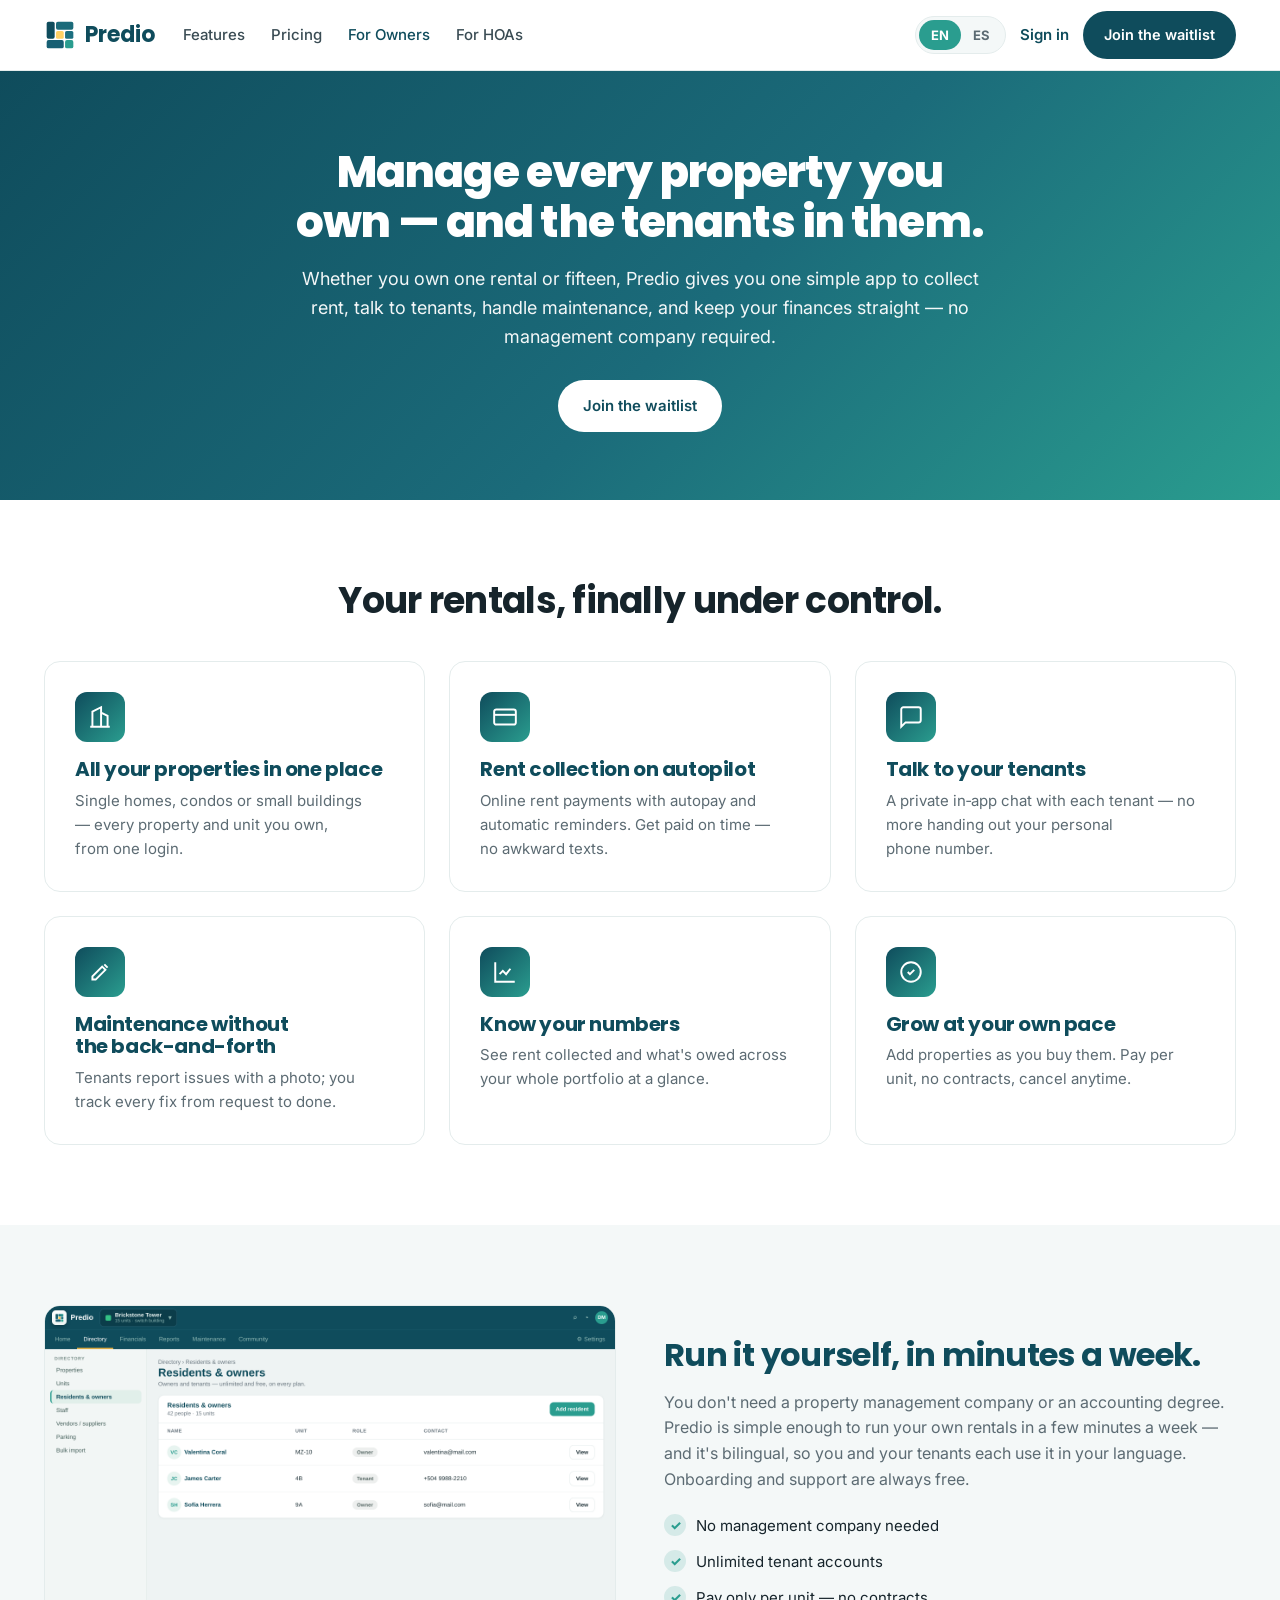
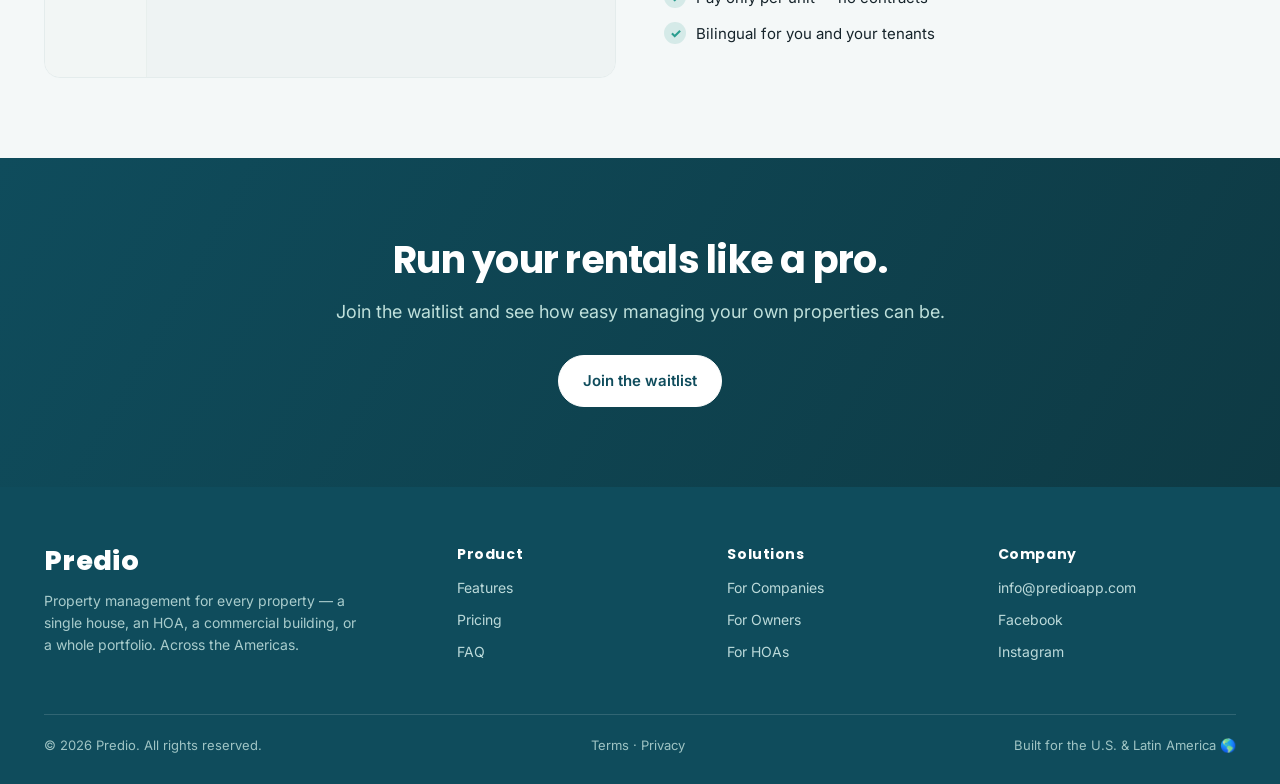
<file: owners.html>
<!DOCTYPE html>
<html lang="en">
<head>
<meta charset="UTF-8" />
<meta name="viewport" content="width=device-width, initial-scale=1.0" />
<title id="metaTitle">Software for Property Owners, Landlords &amp; Investors — Predio</title>
<meta id="metaDesc" name="description" content="Predio is property management software for individual owners, landlords and investors. Own and rent out one property or fifteen — collect rent, message tenants, handle maintenance and track your finances in one bilingual app. No management company needed, no contracts." />
<link rel="canonical" href="https://www.predioapp.com/owners" />
<link rel="alternate" hreflang="en" href="https://www.predioapp.com/owners" />
<link rel="alternate" hreflang="es" href="https://www.predioapp.com/owners?lang=es" />
<meta property="og:title" content="Software for Property Owners, Landlords &amp; Investors — Predio" />
<meta property="og:description" content="Own and rent out one property or fifteen — collect rent, message tenants, and track finances in one bilingual app. No management company needed." />
<meta property="og:url" content="https://www.predioapp.com/owners" />
<meta property="og:image" content="https://www.predioapp.com/og-image.png" />
<meta property="og:image:width" content="1200" />
<meta property="og:image:height" content="630" />
<meta property="og:image:alt" content="Predio — property management for every property, bilingual EN/ES" />
<meta name="twitter:card" content="summary_large_image" />
<meta name="twitter:image" content="https://www.predioapp.com/og-image.png" />
<link rel="icon" href="data:image/svg+xml,%3Csvg xmlns='http://www.w3.org/2000/svg' viewBox='0 0 120 120'%3E%3Crect x='10' y='10' width='30' height='64' rx='7' fill='%230f4c5c'/%3E%3Crect x='45' y='10' width='65' height='30' rx='7' fill='%231b6b7a'/%3E%3Crect x='45' y='45' width='29' height='29' rx='6' fill='%23ffd166'/%3E%3Crect x='79' y='45' width='31' height='29' rx='6' fill='%231c6f80'/%3E%3Crect x='10' y='79' width='64' height='31' rx='7' fill='%23175f73'/%3E%3Crect x='79' y='79' width='31' height='31' rx='7' fill='%232a9d8f'/%3E%3C/svg%3E" />
<link rel="preconnect" href="https://fonts.googleapis.com" /><link rel="preconnect" href="https://fonts.gstatic.com" crossorigin />
<link href="https://fonts.googleapis.com/css2?family=Inter:wght@400;500;600;700&family=Poppins:wght@600;700;800&display=swap" rel="stylesheet" />
<link rel="stylesheet" href="/styles.css" />
</head>
<body>

<header class="nav">
  <div class="container nav-inner">
    <a class="logo" href="/" aria-label="Predio home"><svg viewBox="0 0 120 120" aria-hidden="true"><rect x="10" y="10" width="30" height="64" rx="7" fill="#0f4c5c"/><rect x="45" y="10" width="65" height="30" rx="7" fill="#1b6b7a"/><rect x="45" y="45" width="29" height="29" rx="6" fill="#ffd166"/><rect x="79" y="45" width="31" height="29" rx="6" fill="#1c6f80"/><rect x="10" y="79" width="64" height="31" rx="7" fill="#175f73"/><rect x="79" y="79" width="31" height="31" rx="7" fill="#2a9d8f"/></svg> Predio</a>
    <nav class="nav-desktop" aria-label="Primary">
        <a href="/features" data-i18n="nav_features">Features</a>
        <a href="/pricing" data-i18n="nav_pricing">Pricing</a>
        <a href="/owners" class="active" data-i18n="nav_owners">For Owners</a>
        <a href="/hoas" data-i18n="nav_hoa">For HOAs</a>
    </nav>
    <div class="nav-actions">
      <div class="lang lang-bar" role="button" tabindex="0" aria-label="Switch language"><div class="slider"></div><span class="active" data-l="en">EN</span><span data-l="es">ES</span></div>
      <a href="https://app.predioapp.com" class="nav-signin" data-i18n="nav_signin">Sign in</a>
      <a href="mailto:info@predioapp.com?subject=Predio%20waitlist&body=Please%20add%20me%20to%20the%20Predio%20waitlist." class="btn btn-primary nav-cta" data-i18n="nav_cta">Join the waitlist</a>
      <button class="menu-btn" id="menuBtn" aria-label="Menu" aria-expanded="false">&#9776;</button>
    </div>
    <div class="nav-drawer" id="navDrawer">
      <nav class="nav-links" id="navLinks" aria-label="Primary">
        <a href="/features" data-i18n="nav_features">Features</a>
        <a href="/pricing" data-i18n="nav_pricing">Pricing</a>
        <a href="/property-management" data-i18n="nav_pm">For Companies</a>
        <a href="/owners" class="active" data-i18n="nav_owners">For Owners</a>
        <a href="/hoas" data-i18n="nav_hoa">For HOAs</a>
        <a href="/faq" data-i18n="nav_faq">FAQ</a>
        <a href="https://app.predioapp.com" class="signin" data-i18n="nav_signin">Sign in</a>
      </nav>
      <div class="lang" role="button" tabindex="0" aria-label="Switch language"><div class="slider"></div><span class="active" data-l="en">EN</span><span data-l="es">ES</span></div>
      <a href="mailto:info@predioapp.com?subject=Predio%20waitlist&body=Please%20add%20me%20to%20the%20Predio%20waitlist." class="btn btn-primary" data-i18n="nav_cta">Join the waitlist</a>
    </div>
  </div>
</header>

<main>
<div class="page-hero">
  <div class="container">
    <h1 data-i18n="ph_h1">Manage every property you own — and the tenants in them.</h1>
    <p data-i18n="ph_sub">Whether you own one rental or fifteen, Predio gives you one simple app to collect rent, talk to tenants, handle maintenance, and keep your finances straight — no management company required.</p>
    <div class="hero-cta"><a href="mailto:info@predioapp.com?subject=Predio%20waitlist&body=Please%20add%20me%20to%20the%20Predio%20waitlist." class="btn btn-light" data-i18n="ph_cta">Join the waitlist</a></div>
  </div>
</div>

<section>
  <div class="container">
    <div class="section-head"><h2 data-i18n="b_h2">Your rentals, finally under control.</h2></div>
    <div class="vp-grid">
      <div class="vp-card"><div class="vp-ic"><svg fill="none" stroke-width="1.8" viewBox="0 0 24 24"><path d="M3 21h18M5 21V7l8-4v18M19 21V11l-6-3"/></svg></div><h3 data-i18n="b1_t">All your properties in one place</h3><p data-i18n="b1_d">Single homes, condos or small buildings — every property and unit you own, from one login.</p></div>
      <div class="vp-card"><div class="vp-ic"><svg fill="none" stroke-width="1.8" viewBox="0 0 24 24"><rect x="2" y="5" width="20" height="14" rx="2"/><path d="M2 10h20"/></svg></div><h3 data-i18n="b2_t">Rent collection on autopilot</h3><p data-i18n="b2_d">Online rent payments with autopay and automatic reminders. Get paid on time — no awkward texts.</p></div>
      <div class="vp-card"><div class="vp-ic"><svg fill="none" stroke-width="1.8" viewBox="0 0 24 24"><path d="M21 15a2 2 0 0 1-2 2H7l-4 4V5a2 2 0 0 1 2-2h14a2 2 0 0 1 2 2z"/></svg></div><h3 data-i18n="b3_t">Talk to your tenants</h3><p data-i18n="b3_d">A private in-app chat with each tenant — no more handing out your personal phone number.</p></div>
      <div class="vp-card"><div class="vp-ic"><svg fill="none" stroke-width="1.8" viewBox="0 0 24 24"><path d="M14 7l3 3-9 9H5v-3z"/><path d="M16 5l3 3"/></svg></div><h3 data-i18n="b4_t">Maintenance without the back-and-forth</h3><p data-i18n="b4_d">Tenants report issues with a photo; you track every fix from request to done.</p></div>
      <div class="vp-card"><div class="vp-ic"><svg fill="none" stroke-width="1.8" viewBox="0 0 24 24"><path d="M3 3v18h18"/><path d="M7 14l3-3 3 3 4-5"/></svg></div><h3 data-i18n="b5_t">Know your numbers</h3><p data-i18n="b5_d">See rent collected and what's owed across your whole portfolio at a glance.</p></div>
      <div class="vp-card"><div class="vp-ic"><svg fill="none" stroke-width="1.8" viewBox="0 0 24 24"><path d="M9 12l2 2 4-4"/><circle cx="12" cy="12" r="9"/></svg></div><h3 data-i18n="b6_t">Grow at your own pace</h3><p data-i18n="b6_d">Add properties as you buy them. Pay per unit, no contracts, cancel anytime.</p></div>
    </div>
  </div>
</section>

<section style="background:var(--soft)">
  <div class="container split">
    <figure class="shot web"><img src="assets/screens/web-directory.png" alt="Owner viewing their properties and units in Predio" loading="lazy"></figure>
    <div>
      <h2 data-i18n="sw_h2">Run it yourself, in minutes a week.</h2>
      <p data-i18n="sw_d">You don't need a property management company or an accounting degree. Predio is simple enough to run your own rentals in a few minutes a week — and it's bilingual, so you and your tenants each use it in your language. Onboarding and support are always free.</p>
      <div class="checks">
        <div class="check"><span class="c">✓</span><span data-i18n="sw_1">No management company needed</span></div>
        <div class="check"><span class="c">✓</span><span data-i18n="sw_2">Unlimited tenant accounts</span></div>
        <div class="check"><span class="c">✓</span><span data-i18n="sw_3">Pay only per unit — no contracts</span></div>
        <div class="check"><span class="c">✓</span><span data-i18n="sw_4">Bilingual for you and your tenants</span></div>
      </div>
    </div>
  </div>
</section>

<section class="final">
  <div class="container"><h2 data-i18n="cta_h2">Run your rentals like a pro.</h2><p data-i18n="cta_sub">Join the waitlist and see how easy managing your own properties can be.</p><a href="mailto:info@predioapp.com?subject=Predio%20waitlist&body=Please%20add%20me%20to%20the%20Predio%20waitlist." class="btn btn-primary" data-i18n="cta_btn">Join the waitlist</a></div>
</section>
</main>

<footer>
  <div class="container">
    <div class="foot-grid">
      <div class="foot-brand"><div class="foot-wordmark">Predio</div><p data-i18n="foot_tag">Property management for every property — a single house, an HOA, a commercial building, or a whole portfolio. Across the Americas.</p></div>
      <div class="foot-col"><h4 data-i18n="foot_product">Product</h4><a href="/features" data-i18n="nav_features">Features</a><a href="/pricing" data-i18n="nav_pricing">Pricing</a><a href="/faq" data-i18n="nav_faq">FAQ</a></div>
      <div class="foot-col"><h4 data-i18n="foot_solutions">Solutions</h4><a href="/property-management" data-i18n="nav_pm">For Companies</a><a href="/owners" data-i18n="nav_owners">For Owners</a><a href="/hoas" data-i18n="nav_hoa">For HOAs</a></div>
      <div class="foot-col"><h4 data-i18n="foot_company">Company</h4><a href="mailto:info@predioapp.com">info@predioapp.com</a><a href="https://www.facebook.com/" target="_blank" rel="noopener">Facebook</a><a href="https://www.instagram.com/" target="_blank" rel="noopener">Instagram</a></div>
    </div>
    <div class="foot-bottom"><span>© <span id="year"></span> Predio. <span data-i18n="rights">All rights reserved.</span></span><span class="foot-legal"><a href="/terms" data-i18n="foot_terms">Terms</a> · <a href="/privacy" data-i18n="foot_privacy">Privacy</a></span><span data-i18n="foot_made">Built for the U.S. &amp; Latin America 🌎</span></div>
  </div>
</footer>

<script>
window.ES = {
  foot_terms:"Términos de Servicio", foot_privacy:"Política de Privacidad",
  nav_features:"Funciones", nav_pricing:"Precios", nav_pm:"Para Empresas", nav_owners:"Para Propietarios", nav_hoa:"Para Condominios", nav_faq:"Preguntas", nav_cta:"Únete a la lista de espera", nav_signin:"Iniciar sesión",
  ph_kicker:"Para propietarios e inversionistas", ph_h1:"Administra cada propiedad que tienes — y a sus inquilinos.",
  ph_sub:"Ya sea que tengas una propiedad en renta o quince, Predio te da una sola app para cobrar la renta, hablar con tus inquilinos, gestionar el mantenimiento y mantener tus finanzas en orden — sin necesidad de una empresa administradora.",
  ph_cta:"Únete a la lista de espera",
  b_kicker:"Para el propietario práctico", b_h2:"Tus rentas, por fin bajo control.",
  b1_t:"Todas tus propiedades en un solo lugar", b1_d:"Casas, departamentos o edificios pequeños — cada propiedad y unidad que tienes, desde un solo acceso.",
  b2_t:"Cobro de renta en piloto automático", b2_d:"Pagos de renta en línea con pago automático y recordatorios. Cobra a tiempo — sin mensajes incómodos.",
  b3_t:"Habla con tus inquilinos", b3_d:"Un chat privado en la app con cada inquilino — sin tener que dar tu número personal.",
  b4_t:"Mantenimiento sin tanto ir y venir", b4_d:"Los inquilinos reportan incidencias con una foto; tú das seguimiento a cada arreglo hasta resolverlo.",
  b5_t:"Conoce tus números", b5_d:"Mira la renta cobrada y lo que se debe en todo tu portafolio de un vistazo.",
  b6_t:"Crece a tu propio ritmo", b6_d:"Agrega propiedades a medida que las compras. Paga por unidad, sin contratos, cancela cuando quieras.",
  sw_kicker:"Sin administrador", sw_h2:"Hazlo tú mismo, en minutos a la semana.",
  sw_d:"No necesitas una empresa administradora ni un título en contabilidad. Predio es lo bastante simple para manejar tus rentas en unos minutos a la semana — y es bilingüe, así que tú y tus inquilinos lo usan cada uno en su idioma. La incorporación y el soporte siempre son gratis.",
  sw_1:"Sin necesidad de empresa administradora", sw_2:"Cuentas de inquilinos ilimitadas", sw_3:"Paga solo por unidad — sin contratos", sw_4:"Bilingüe para ti y tus inquilinos",
  sw_img:"[ Imagen: propietario viendo sus propiedades en renta en la app ]",
  cta_h2:"Administra tus rentas como un profesional.", cta_sub:"Únete a la lista de espera y descubre lo fácil que puede ser administrar tus propias propiedades.", cta_btn:"Únete a la lista de espera",
  foot_tag:"Administración para cada propiedad — una sola casa, un condominio, un edificio comercial o todo un portafolio. En todas las Américas.",
  foot_product:"Producto", foot_solutions:"Soluciones", foot_company:"Empresa", rights:"Todos los derechos reservados.", foot_made:"Hecho para EE. UU. y Latinoamérica 🌎"
};
window.META = {
  en:{title:"Software for Property Owners, Landlords & Investors — Predio", desc:"Predio is property management software for individual owners, landlords and investors. Own and rent out one property or fifteen — collect rent, message tenants, handle maintenance and track finances in one bilingual app. No management company needed, no contracts."},
  es:{title:"Software para Propietarios e Inversionistas — Predio", desc:"Predio es software de administración para propietarios e inversionistas individuales. Ten una propiedad en renta o quince — cobra la renta, comunícate con inquilinos, gestiona el mantenimiento y controla tus finanzas en una sola app bilingüe. Sin administradora, sin contratos."}
};
</script>
<script src="/app.js"></script>
</body>
</html>
</file>
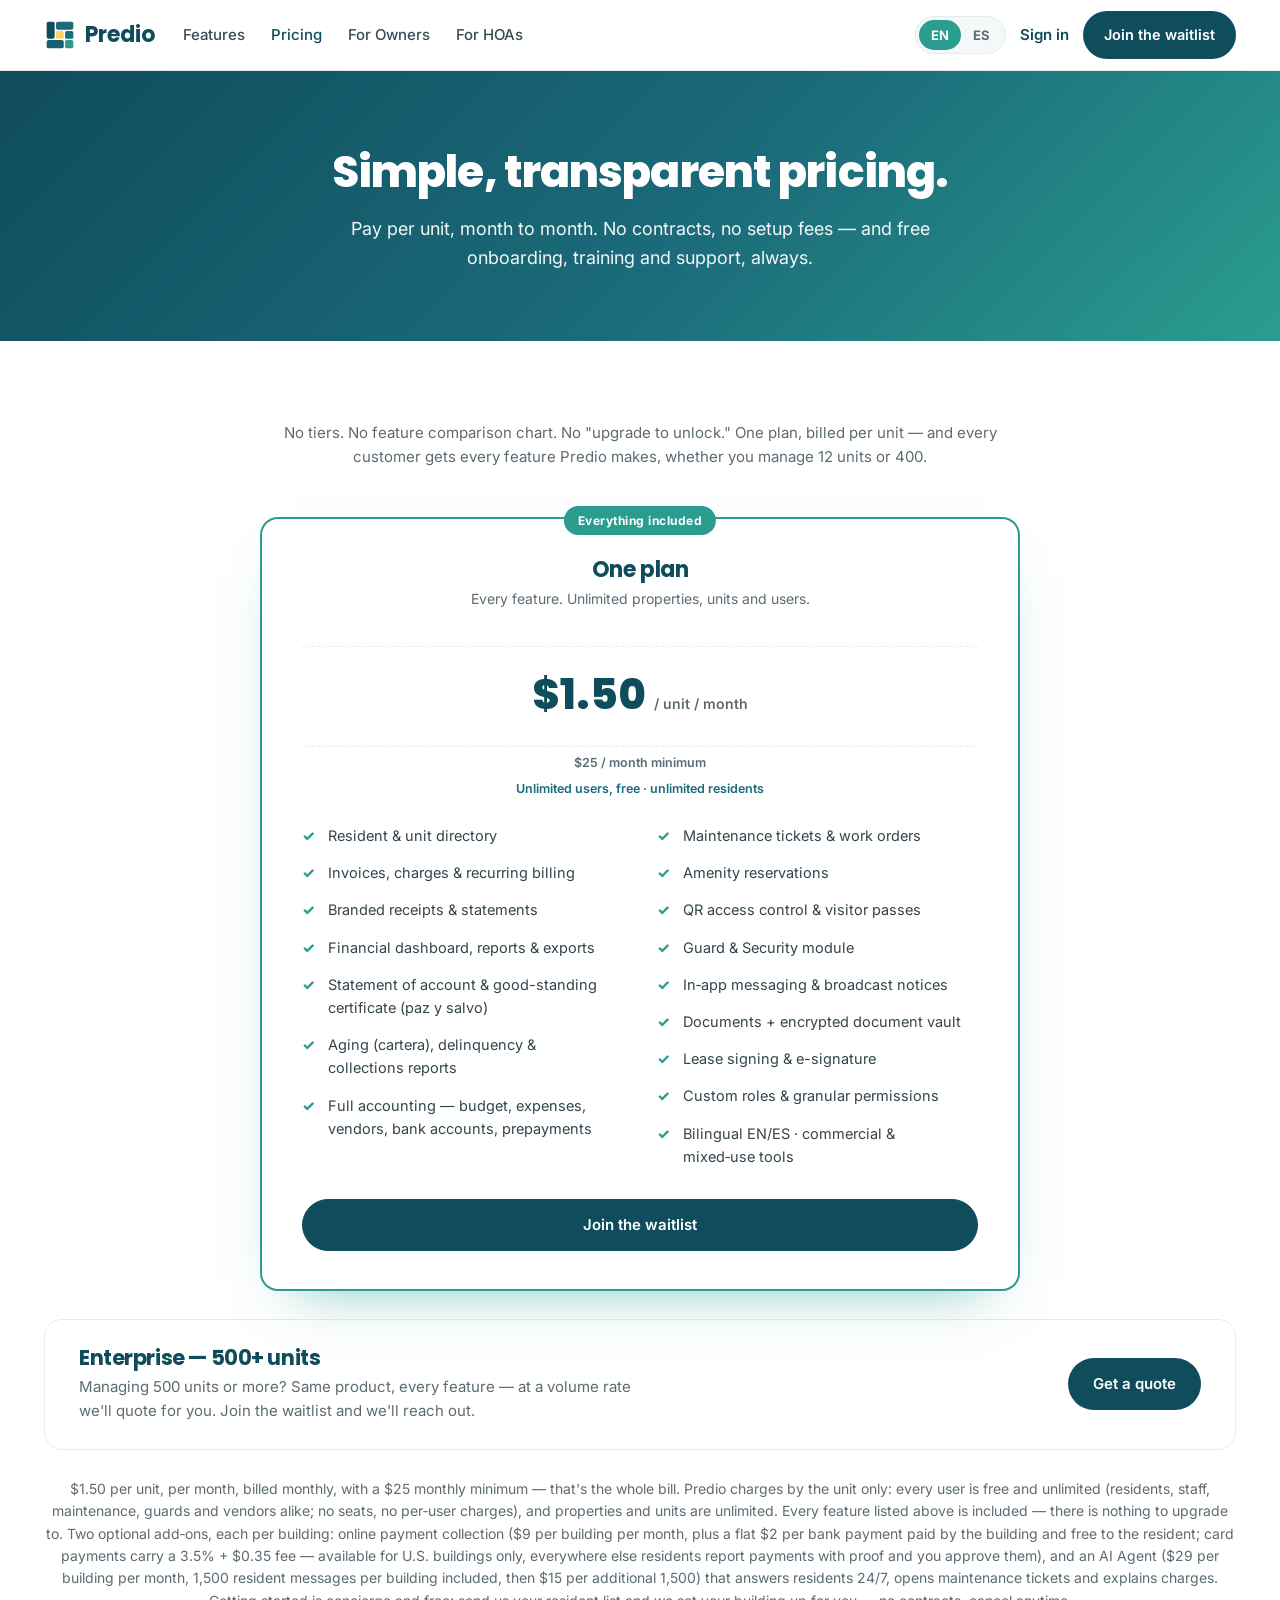
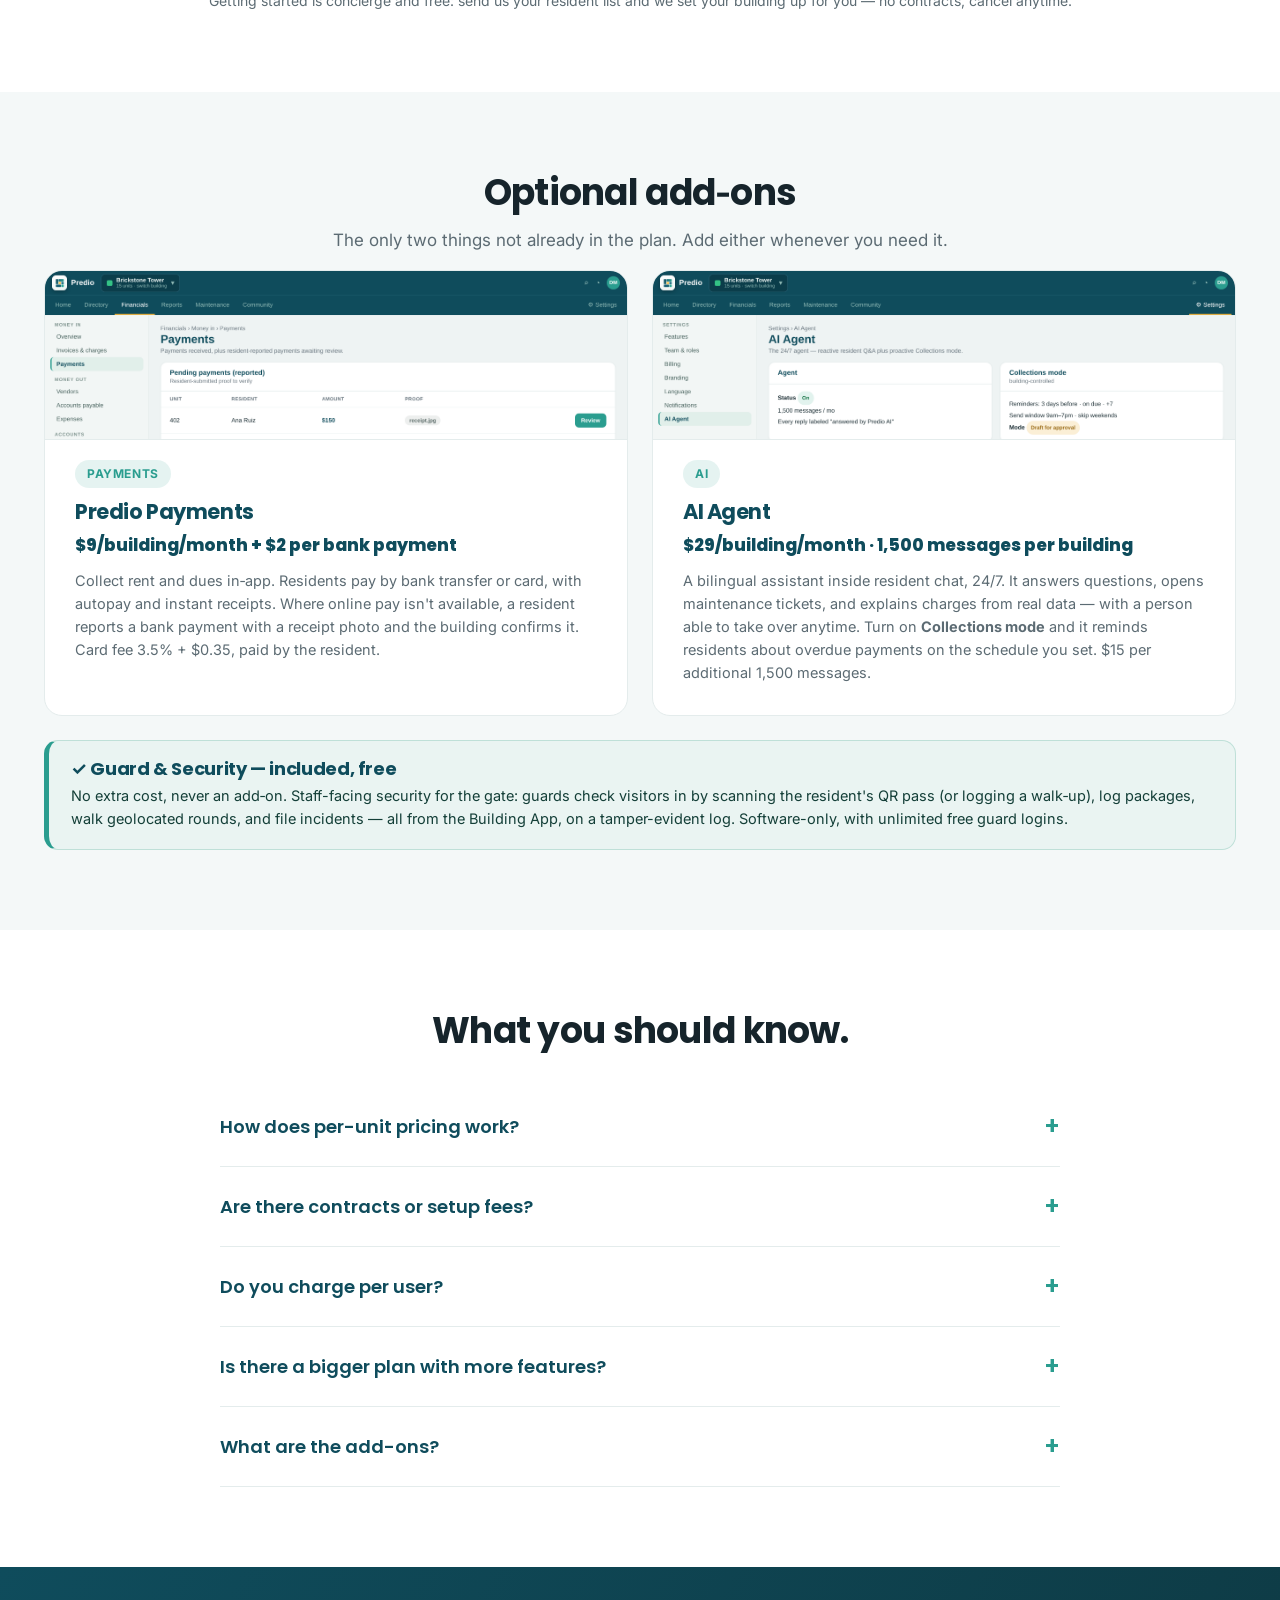
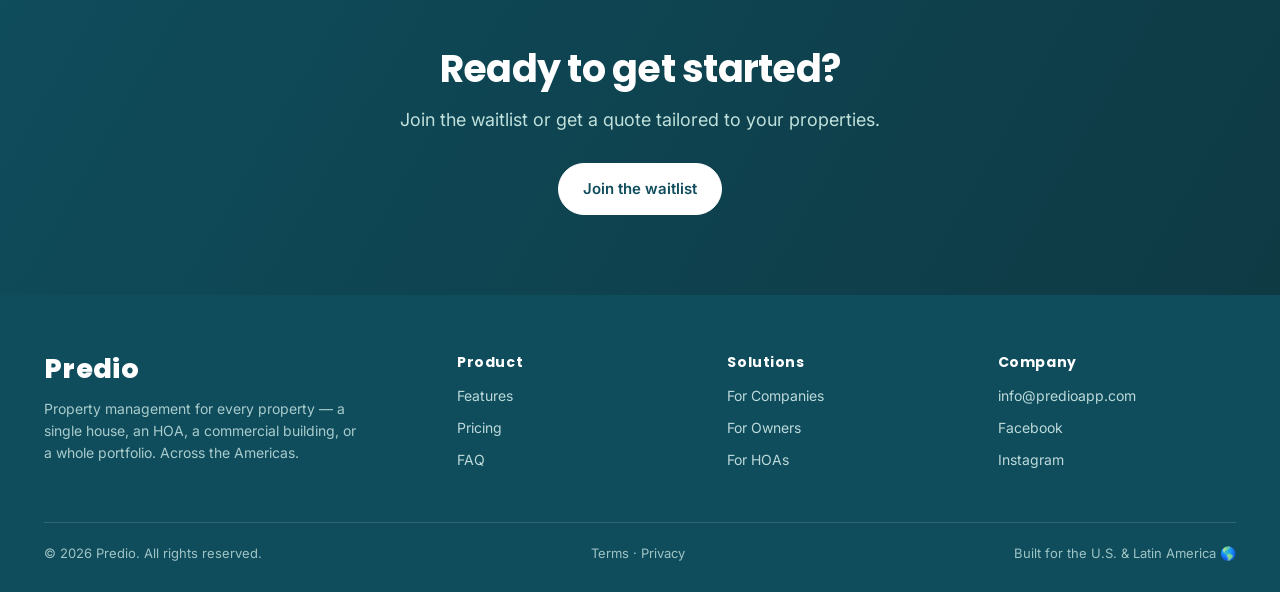
<file: pricing.html>
<!DOCTYPE html>
<html lang="en">
<head>
<meta charset="UTF-8" />
<meta name="viewport" content="width=device-width, initial-scale=1.0" />
<title id="metaTitle">Pricing — Predio Property Management Software</title>
<meta id="metaDesc" name="description" content="Predio pricing is simple and transparent: one plan at $1.50/unit/month with a $25 minimum. Every feature included, unlimited resident accounts, no contracts. Free onboarding, training and support. Cancel anytime." />
<link rel="canonical" href="https://www.predioapp.com/pricing" />
<link rel="alternate" hreflang="en" href="https://www.predioapp.com/pricing" />
<link rel="alternate" hreflang="es" href="https://www.predioapp.com/pricing?lang=es" />
<meta property="og:title" content="Pricing — Predio Property Management Software" />
<meta property="og:description" content="Transparent per-unit pricing, no contracts, free onboarding. Cancel anytime." />
<meta property="og:url" content="https://www.predioapp.com/pricing" />
<meta property="og:image" content="https://www.predioapp.com/og-image.png" />
<meta property="og:image:width" content="1200" />
<meta property="og:image:height" content="630" />
<meta property="og:image:alt" content="Predio — property management for every property, bilingual EN/ES" />
<meta name="twitter:card" content="summary_large_image" />
<meta name="twitter:image" content="https://www.predioapp.com/og-image.png" />
<link rel="icon" href="data:image/svg+xml,%3Csvg xmlns='http://www.w3.org/2000/svg' viewBox='0 0 120 120'%3E%3Crect x='10' y='10' width='30' height='64' rx='7' fill='%230f4c5c'/%3E%3Crect x='45' y='10' width='65' height='30' rx='7' fill='%231b6b7a'/%3E%3Crect x='45' y='45' width='29' height='29' rx='6' fill='%23ffd166'/%3E%3Crect x='79' y='45' width='31' height='29' rx='6' fill='%231c6f80'/%3E%3Crect x='10' y='79' width='64' height='31' rx='7' fill='%23175f73'/%3E%3Crect x='79' y='79' width='31' height='31' rx='7' fill='%232a9d8f'/%3E%3C/svg%3E" />
<link rel="preconnect" href="https://fonts.googleapis.com" /><link rel="preconnect" href="https://fonts.gstatic.com" crossorigin />
<link href="https://fonts.googleapis.com/css2?family=Inter:wght@400;500;600;700&family=Poppins:wght@600;700;800&display=swap" rel="stylesheet" />
<link rel="stylesheet" href="/styles.css" />
</head>
<body>

<header class="nav">
  <div class="container nav-inner">
    <a class="logo" href="/" aria-label="Predio home"><svg viewBox="0 0 120 120" aria-hidden="true"><rect x="10" y="10" width="30" height="64" rx="7" fill="#0f4c5c"/><rect x="45" y="10" width="65" height="30" rx="7" fill="#1b6b7a"/><rect x="45" y="45" width="29" height="29" rx="6" fill="#ffd166"/><rect x="79" y="45" width="31" height="29" rx="6" fill="#1c6f80"/><rect x="10" y="79" width="64" height="31" rx="7" fill="#175f73"/><rect x="79" y="79" width="31" height="31" rx="7" fill="#2a9d8f"/></svg> Predio</a>
    <nav class="nav-desktop" aria-label="Primary">
        <a href="/features" data-i18n="nav_features">Features</a>
        <a href="/pricing" class="active" data-i18n="nav_pricing">Pricing</a>
        <a href="/owners" data-i18n="nav_owners">For Owners</a>
        <a href="/hoas" data-i18n="nav_hoa">For HOAs</a>
    </nav>
    <div class="nav-actions">
      <div class="lang lang-bar" role="button" tabindex="0" aria-label="Switch language"><div class="slider"></div><span class="active" data-l="en">EN</span><span data-l="es">ES</span></div>
      <a href="https://app.predioapp.com" class="nav-signin" data-i18n="nav_signin">Sign in</a>
      <a href="mailto:info@predioapp.com?subject=Predio%20waitlist&body=Please%20add%20me%20to%20the%20Predio%20waitlist." class="btn btn-primary nav-cta" data-i18n="nav_cta">Join the waitlist</a>
      <button class="menu-btn" id="menuBtn" aria-label="Menu" aria-expanded="false">&#9776;</button>
    </div>
    <div class="nav-drawer" id="navDrawer">
      <nav class="nav-links" id="navLinks" aria-label="Primary">
        <a href="/features" data-i18n="nav_features">Features</a>
        <a href="/pricing" class="active" data-i18n="nav_pricing">Pricing</a>
        <a href="/property-management" data-i18n="nav_pm">For Companies</a>
        <a href="/owners" data-i18n="nav_owners">For Owners</a>
        <a href="/hoas" data-i18n="nav_hoa">For HOAs</a>
        <a href="/faq" data-i18n="nav_faq">FAQ</a>
        <a href="https://app.predioapp.com" class="signin" data-i18n="nav_signin">Sign in</a>
      </nav>
      <div class="lang" role="button" tabindex="0" aria-label="Switch language"><div class="slider"></div><span class="active" data-l="en">EN</span><span data-l="es">ES</span></div>
      <a href="mailto:info@predioapp.com?subject=Predio%20waitlist&body=Please%20add%20me%20to%20the%20Predio%20waitlist." class="btn btn-primary" data-i18n="nav_cta">Join the waitlist</a>
    </div>
  </div>
</header>

<main>
<div class="page-hero">
  <div class="container">
    <h1 data-i18n="ph_h1">Simple, transparent pricing.</h1>
    <p data-i18n="ph_sub">Pay per unit, month to month. No contracts, no setup fees — and free onboarding, training and support, always.</p>
  </div>
</div>

<section>
  <div class="container">
    <p class="center" style="max-width:740px;margin:0 auto 26px;color:var(--muted);font-size:15px" data-i18n="plan_note">No tiers. No feature comparison chart. No "upgrade to unlock." One plan, billed per unit — and every customer gets every feature Predio makes, whether you manage 12 units or 400.</p>

    <div class="price-solo">
      <div class="tier popular">
        <div class="pop-badge" data-i18n="one_badge">Everything included</div>
        <h3 data-i18n="one_name">One plan</h3>
        <p class="tier-for" data-i18n="one_for">Every feature. Unlimited properties, units and users.</p>
        <div class="price-slot"><span class="amt" data-i18n="one_price">$1.50</span><span class="per" data-i18n="one_per">/ unit / month</span></div>
        <div class="tier-min" data-i18n="one_min">$25 / month minimum</div>
        <div class="tier-seats" data-i18n="one_seats">Unlimited users, free · unlimited residents</div>
        <ul class="tier-feats solo-feats">
          <li data-i18n="of1">Resident &amp; unit directory</li>
          <li data-i18n="of2">Invoices, charges &amp; recurring billing</li>
          <li data-i18n="of3">Branded receipts &amp; statements</li>
          <li data-i18n="of4">Financial dashboard, reports &amp; exports</li>
          <li data-i18n="of5">Statement of account &amp; good-standing certificate (paz y salvo)</li>
          <li data-i18n="of6">Aging (cartera), delinquency &amp; collections reports</li>
          <li data-i18n="of7">Full accounting — budget, expenses, vendors, bank accounts, prepayments</li>
          <li data-i18n="of8">Maintenance tickets &amp; work orders</li>
          <li data-i18n="of9">Amenity reservations</li>
          <li data-i18n="of10">QR access control &amp; visitor passes</li>
          <li data-i18n="of11">Guard &amp; Security module</li>
          <li data-i18n="of12">In-app messaging &amp; broadcast notices</li>
          <li data-i18n="of13">Documents + encrypted document vault</li>
          <li data-i18n="of14">Lease signing &amp; e-signature</li>
          <li data-i18n="of15">Custom roles &amp; granular permissions</li>
          <li data-i18n="of16">Bilingual EN/ES · commercial &amp; mixed-use tools</li>
        </ul>
        <a href="mailto:info@predioapp.com?subject=Predio%20waitlist&body=Please%20add%20me%20to%20the%20Predio%20waitlist." class="btn btn-primary" data-i18n="tier_cta">Join the waitlist</a>
      </div>
    </div>

    <div class="ent-band">
      <div><h3 data-i18n="ent_name">Enterprise — 500+ units</h3><p data-i18n="ent_desc">Managing 500 units or more? Same product, every feature — at a volume rate we'll quote for you. Join the waitlist and we'll reach out.</p></div>
      <a href="mailto:info@predioapp.com?subject=Predio%20Enterprise&body=I%20manage%20500%2B%20units%20and%20would%20like%20an%20Enterprise%20quote." class="btn btn-primary" data-i18n="ent_cta">Get a quote</a>
    </div>
    <p class="price-foot" data-i18n="price_foot">$1.50 per unit, per month, billed monthly, with a $25 monthly minimum — that's the whole bill. Predio charges by the unit only: every user is free and unlimited (residents, staff, maintenance, guards and vendors alike; no seats, no per-user charges), and properties and units are unlimited. Every feature listed above is included — there is nothing to upgrade to. Two optional add-ons, each per building: online payment collection ($9 per building per month, plus a flat $2 per bank payment paid by the building and free to the resident; card payments carry a 3.5% + $0.35 fee — available for U.S. buildings only, everywhere else residents report payments with proof and you approve them), and an AI Agent ($29 per building per month, 1,500 resident messages per building included, then $15 per additional 1,500) that answers residents 24/7, opens maintenance tickets and explains charges. Getting started is concierge and free: send us your resident list and we set your building up for you — no contracts, cancel anytime.</p>
  </div>
</section>

<section style="background:var(--soft)">
  <div class="container">
    <div class="section-head"><h2 data-i18n="ao_h2">Optional add-ons</h2><p data-i18n="ao_sub">The only two things not already in the plan. Add either whenever you need it.</p></div>
    <div class="addon-grid">
      <div class="addon">
        <div class="ashot"><img src="assets/screens/web-payments.png" alt="Predio Payments — collecting rent and dues" loading="lazy"></div>
        <span class="tag" data-i18n="ao1_tag">Payments</span>
        <h3 data-i18n="ao1_t">Predio Payments</h3>
        <div class="ap" data-i18n="ao1_p">$9/building/month + $2 per bank payment</div>
        <p data-i18n="ao1_d">Collect rent and dues in-app. Residents pay by bank transfer or card, with autopay and instant receipts. Where online pay isn't available, a resident reports a bank payment with a receipt photo and the building confirms it. Card fee 3.5% + $0.35, paid by the resident.</p>
      </div>
      <div class="addon">
        <div class="ashot"><img src="assets/screens/web-ai-agent.png" alt="Predio AI Agent in resident chat" loading="lazy"></div>
        <span class="tag" data-i18n="ao2_tag">AI</span>
        <h3 data-i18n="ao2_t">AI Agent</h3>
        <div class="ap" data-i18n="ao2_p">$29/building/month · 1,500 messages per building</div>
        <p data-i18n="ao2_d">A bilingual assistant inside resident chat, 24/7. It answers questions, opens maintenance tickets, and explains charges from real data — with a person able to take over anytime. Turn on <strong>Collections mode</strong> and it reminds residents about overdue payments on the schedule you set. $15 per additional 1,500 messages.</p>
      </div>
    </div>
    <div class="incl-strip" style="margin-top:24px;background:#EAF4F2;border:1px solid #BFE0D8;border-left:5px solid #2A9D8F;border-radius:14px;padding:18px 22px">
      <h3 style="margin:0 0 5px;color:#0F4C5C;font-size:18px" data-i18n="incl_t">✓ Guard &amp; Security — included, free</h3>
      <p style="margin:0;color:#143f38;font-size:14.5px;line-height:1.6" data-i18n="incl_d">No extra cost, never an add-on. Staff-facing security for the gate: guards check visitors in by scanning the resident's QR pass (or logging a walk-up), log packages, walk geolocated rounds, and file incidents — all from the Building App, on a tamper-evident log. Software-only, with unlimited free guard logins.</p>
    </div>
  </div>
</section>

<section>
  <div class="container">
    <div class="section-head"><h2 data-i18n="pf_h2">What you should know.</h2></div>
    <div class="faq-list">
      <div class="faq-item"><button class="faq-q"><span data-i18n="pq1">How does per-unit pricing work?</span><span class="plus">+</span></button><div class="faq-a"><div data-i18n="pa1">You pay $1.50 per month for each unit you manage, with a $25 monthly minimum so small properties stay simple. A 40-unit building is $60/month. A 100-unit building is $150/month. That's the whole bill — there are no tiers and no per-user charges.</div></div></div>
      <div class="faq-item"><button class="faq-q"><span data-i18n="pq2">Are there contracts or setup fees?</span><span class="plus">+</span></button><div class="faq-a"><div data-i18n="pa2">No. Predio is month-to-month with no setup fees. Onboarding, data import, training and support are always included. Cancel anytime.</div></div></div>
      <div class="faq-item"><button class="faq-q"><span data-i18n="pq3">Do you charge per user?</span><span class="plus">+</span></button><div class="faq-a"><div data-i18n="pa3">Never. Every user is free and unlimited — residents, staff, maintenance, guards and vendors alike. There are no seats and no per-user charges; you only ever pay per unit.</div></div></div>
      <div class="faq-item"><button class="faq-q"><span data-i18n="pq4">Is there a bigger plan with more features?</span><span class="plus">+</span></button><div class="faq-a"><div data-i18n="pa4">No — and that's on purpose. There is one plan and it includes every feature we make, so there is nothing to upgrade to and nothing locked behind a higher tier. Add properties and units anytime; the bill simply follows your unit count. If you manage 500 units or more, talk to us about an Enterprise volume rate — same product, better price.</div></div></div>
      <div class="faq-item"><button class="faq-q"><span data-i18n="pq5">What are the add-ons?</span><span class="plus">+</span></button><div class="faq-a"><div data-i18n="pa5">Two, both optional. <strong>Online payment collection</strong> ($9 per building per month) lets residents pay rent and dues in the app — available for U.S. buildings only; everywhere else, residents report their payment with proof and you approve it, which is included free. And the <strong>AI Agent</strong> ($29 per building per month) answers residents 24/7, opens maintenance tickets, explains charges and chases late payments. Everything else is in the plan.</div></div></div>
    </div>
  </div>
</section>

<section class="final">
  <div class="container"><h2 data-i18n="cta_h2">Ready to get started?</h2><p data-i18n="cta_sub">Join the waitlist or get a quote tailored to your properties.</p><a href="mailto:info@predioapp.com?subject=Predio%20waitlist&body=Please%20add%20me%20to%20the%20Predio%20waitlist." class="btn btn-primary" data-i18n="cta_btn">Join the waitlist</a></div>
</section>
</main>

<footer>
  <div class="container">
    <div class="foot-grid">
      <div class="foot-brand"><div class="foot-wordmark">Predio</div><p data-i18n="foot_tag">Property management for every property — a single house, an HOA, a commercial building, or a whole portfolio. Across the Americas.</p></div>
      <div class="foot-col"><h4 data-i18n="foot_product">Product</h4><a href="/features" data-i18n="nav_features">Features</a><a href="/pricing" data-i18n="nav_pricing">Pricing</a><a href="/faq" data-i18n="nav_faq">FAQ</a></div>
      <div class="foot-col"><h4 data-i18n="foot_solutions">Solutions</h4><a href="/property-management" data-i18n="nav_pm">For Companies</a><a href="/owners" data-i18n="nav_owners">For Owners</a><a href="/hoas" data-i18n="nav_hoa">For HOAs</a></div>
      <div class="foot-col"><h4 data-i18n="foot_company">Company</h4><a href="mailto:info@predioapp.com">info@predioapp.com</a><a href="https://www.facebook.com/" target="_blank" rel="noopener">Facebook</a><a href="https://www.instagram.com/" target="_blank" rel="noopener">Instagram</a></div>
    </div>
    <div class="foot-bottom"><span>© <span id="year"></span> Predio. <span data-i18n="rights">All rights reserved.</span></span><span class="foot-legal"><a href="/terms" data-i18n="foot_terms">Terms</a> · <a href="/privacy" data-i18n="foot_privacy">Privacy</a></span><span data-i18n="foot_made">Built for the U.S. &amp; Latin America 🌎</span></div>
  </div>
</footer>

<script>
window.ES = {
  foot_terms:"Términos de Servicio", foot_privacy:"Política de Privacidad",
  nav_features:"Funciones", nav_pricing:"Precios", nav_pm:"Para Empresas", nav_owners:"Para Propietarios", nav_hoa:"Para Condominios", nav_faq:"Preguntas", nav_cta:"Únete a la lista de espera", nav_signin:"Iniciar sesión",
  ph_kicker:"Precios", ph_h1:"Precios simples y transparentes.", ph_sub:"Paga por unidad, mes a mes. Sin contratos, sin costos de instalación — y con capacitación y soporte gratis, siempre.",
  plan_note:"Sin niveles. Sin tabla comparativa de funciones. Sin \"mejora tu plan para desbloquear\". Un solo plan, facturado por unidad — y cada cliente recibe todas las funciones que hace Predio, ya sea que administres 12 unidades o 400.",
  one_badge:"Todo incluido", one_name:"Un solo plan", one_for:"Todas las funciones. Propiedades, unidades y usuarios ilimitados.",
  one_price:"$1.50", one_per:"/ unidad / mes", one_min:"Mínimo $25 / mes", one_seats:"Usuarios ilimitados, gratis · residentes ilimitados",
  of1:"Directorio de residentes y unidades",
  of2:"Facturas, cargos y facturación recurrente",
  of3:"Recibos y estados de cuenta con tu marca",
  of4:"Panel financiero, reportes y exportaciones",
  of5:"Estado de cuenta y paz y salvo",
  of6:"Cartera, morosidad y resumen de cobranza",
  of7:"Contabilidad completa — presupuesto, gastos, proveedores, bancos, anticipos",
  of8:"Tickets de mantenimiento y órdenes de trabajo",
  of9:"Reserva de áreas comunes",
  of10:"Control de acceso QR y pases de visita",
  of11:"Módulo de Guardia y Seguridad",
  of12:"Mensajería en la app y avisos generales",
  of13:"Documentos + bóveda de documentos cifrada",
  of14:"Firma electrónica de contratos de arrendamiento",
  of15:"Roles personalizados y permisos granulares",
  of16:"Bilingüe EN/ES · herramientas comerciales y de uso mixto",
  popular:"Más popular", tier_cta:"Únete a la lista de espera",
  ao_h2:"Complementos opcionales", ao_sub:"Lo único que no viene ya en el plan. Agrega cualquiera cuando lo necesites.",
  ao1_tag:"Pagos", ao1_t:"Predio Pagos", ao1_p:"$9/edificio/mes + $2 por pago bancario",
  ao1_d:"Cobra renta y expensas en la app. Los residentes pagan por transferencia o tarjeta, con pago automático y recibos al instante. Donde no hay pago en línea, el residente reporta su pago bancario con una foto del comprobante y el edificio lo confirma. Comisión de tarjeta 3.5% + $0.35, la paga el residente.",
  ao2_tag:"IA", ao2_t:"Agente IA", ao2_p:"$29/edificio/mes · 1,500 mensajes por edificio",
  ao2_d:"Un asistente bilingüe dentro del chat con residentes, 24/7. Responde preguntas, abre tickets de mantenimiento y explica cargos con datos reales — y una persona puede tomar el control cuando quiera. Activa el <strong>modo Cobranza</strong> y recuerda a los residentes los pagos vencidos según el calendario que definas. $15 por cada 1,500 mensajes adicionales.",
  incl_t:"✓ Guardia y Seguridad — incluido, gratis", incl_d:"Sin costo extra, nunca es un complemento. Seguridad para la portería: los guardias registran visitas escaneando el pase QR del residente (o registrando una visita sin cita), registran paquetes, hacen rondas geolocalizadas y reportan incidentes — todo desde la App del Edificio, en una bitácora a prueba de manipulaciones. Solo software, con cuentas de guardia ilimitadas y gratis.",
  ent_name:"Enterprise — más de 500 unidades", ent_desc:"¿Administras 500 unidades o más? El mismo producto, todas las funciones — con una tarifa por volumen que cotizamos para ti. Únete a la lista de espera y te contactamos.", ent_cta:"Solicita una cotización",
  price_foot:"$1.50 por unidad, por mes, facturado mensualmente, con un mínimo de $25 al mes — esa es toda la cuenta. Predio cobra solo por unidad: todos los usuarios son gratis e ilimitados (residentes, personal, mantenimiento, guardias y proveedores por igual; sin cupos, sin cargos por usuario), y las propiedades y unidades son ilimitadas. Todas las funciones listadas arriba están incluidas — no hay nada a qué \"mejorar\". Dos complementos opcionales, cada uno por edificio: el cobro de pagos en línea ($9 por edificio al mes, más una cuota fija de $2 por pago bancario que paga el edificio y es gratis para el residente; los pagos con tarjeta tienen una comisión de 3.5% + $0.35 — disponible solo para edificios en EE. UU.; en los demás países el residente reporta su pago con comprobante y tú lo apruebas), y un Agente IA ($29 por edificio al mes, 1,500 mensajes de residentes por edificio incluidos, luego $15 por cada 1,500 adicionales) que responde a los residentes 24/7, abre tickets de mantenimiento y explica cargos. Empezar es fácil y sin costo: envíanos tu lista de residentes y nosotros dejamos tu edificio configurado — sin contratos, cancela cuando quieras.",
  pf_kicker:"Preguntas de precios", pf_h2:"Lo que debes saber.",
  pq1:"¿Cómo funcionan los precios por unidad?", pa1:"Pagas $1.50 al mes por cada unidad que administras, con un mínimo de $25 al mes para que las propiedades pequeñas sigan siendo simples. Un edificio de 40 unidades cuesta $60/mes. Uno de 100 unidades, $150/mes. Esa es toda la cuenta — no hay niveles ni cargos por usuario.",
  pq2:"¿Hay contratos o costos de instalación?", pa2:"No. Predio es mes a mes sin costos de instalación. La incorporación, importación de datos, capacitación y soporte siempre están incluidos. Cancela cuando quieras.",
  pq3:"¿Cobran por usuario?", pa3:"Nunca. Todos los usuarios son gratis e ilimitados — residentes, personal, mantenimiento, guardias y proveedores por igual. No hay cupos ni cargos por usuario; solo pagas por unidad.",
  pq4:"¿Hay un plan más grande con más funciones?", pa4:"No — y es a propósito. Hay un solo plan e incluye todas las funciones que hacemos, así que no hay nada a qué \"mejorar\" ni nada bloqueado detrás de un nivel superior. Agrega propiedades y unidades cuando quieras; la cuenta simplemente sigue tu número de unidades. Si administras 500 unidades o más, habla con nosotros sobre una tarifa Enterprise por volumen — el mismo producto, a mejor precio.",
  pq5:"¿Cuáles son los complementos?", pa5:"Dos, ambos opcionales. El <strong>cobro de pagos en línea</strong> ($9 por edificio al mes) permite que los residentes paguen renta y expensas en la app — disponible solo para edificios en EE. UU.; en los demás países el residente reporta su pago con comprobante y tú lo apruebas, lo cual está incluido gratis. Y el <strong>Agente IA</strong> ($29 por edificio al mes) responde a los residentes 24/7, abre tickets de mantenimiento, explica cargos y da seguimiento a pagos vencidos. Todo lo demás está en el plan.",
  cta_h2:"¿Listo para empezar?", cta_sub:"Únete a la lista de espera o solicita una cotización a la medida de tus propiedades.", cta_btn:"Únete a la lista de espera",
  foot_tag:"Administración para cada propiedad — una sola casa, un condominio, un edificio comercial o todo un portafolio. En todas las Américas.",
  foot_product:"Producto", foot_solutions:"Soluciones", foot_company:"Empresa", rights:"Todos los derechos reservados.", foot_made:"Hecho para EE. UU. y Latinoamérica 🌎"
};
window.META = {
  en:{title:"Pricing — Predio Property Management Software", desc:"Predio pricing is simple and transparent: one plan at $1.50/unit/month with a $25 minimum. Every feature included, unlimited resident accounts, no contracts. Free onboarding, training and support."},
  es:{title:"Precios — Software de Administración Predio", desc:"Los precios de Predio son simples y transparentes: un solo plan de $1.50/unidad al mes con un mínimo de $25. Todas las funciones incluidas, residentes ilimitados y sin contratos. Incorporación, capacitación y soporte gratis."}
};
</script>
<script src="/app.js"></script>
</body>
</html>
</file>
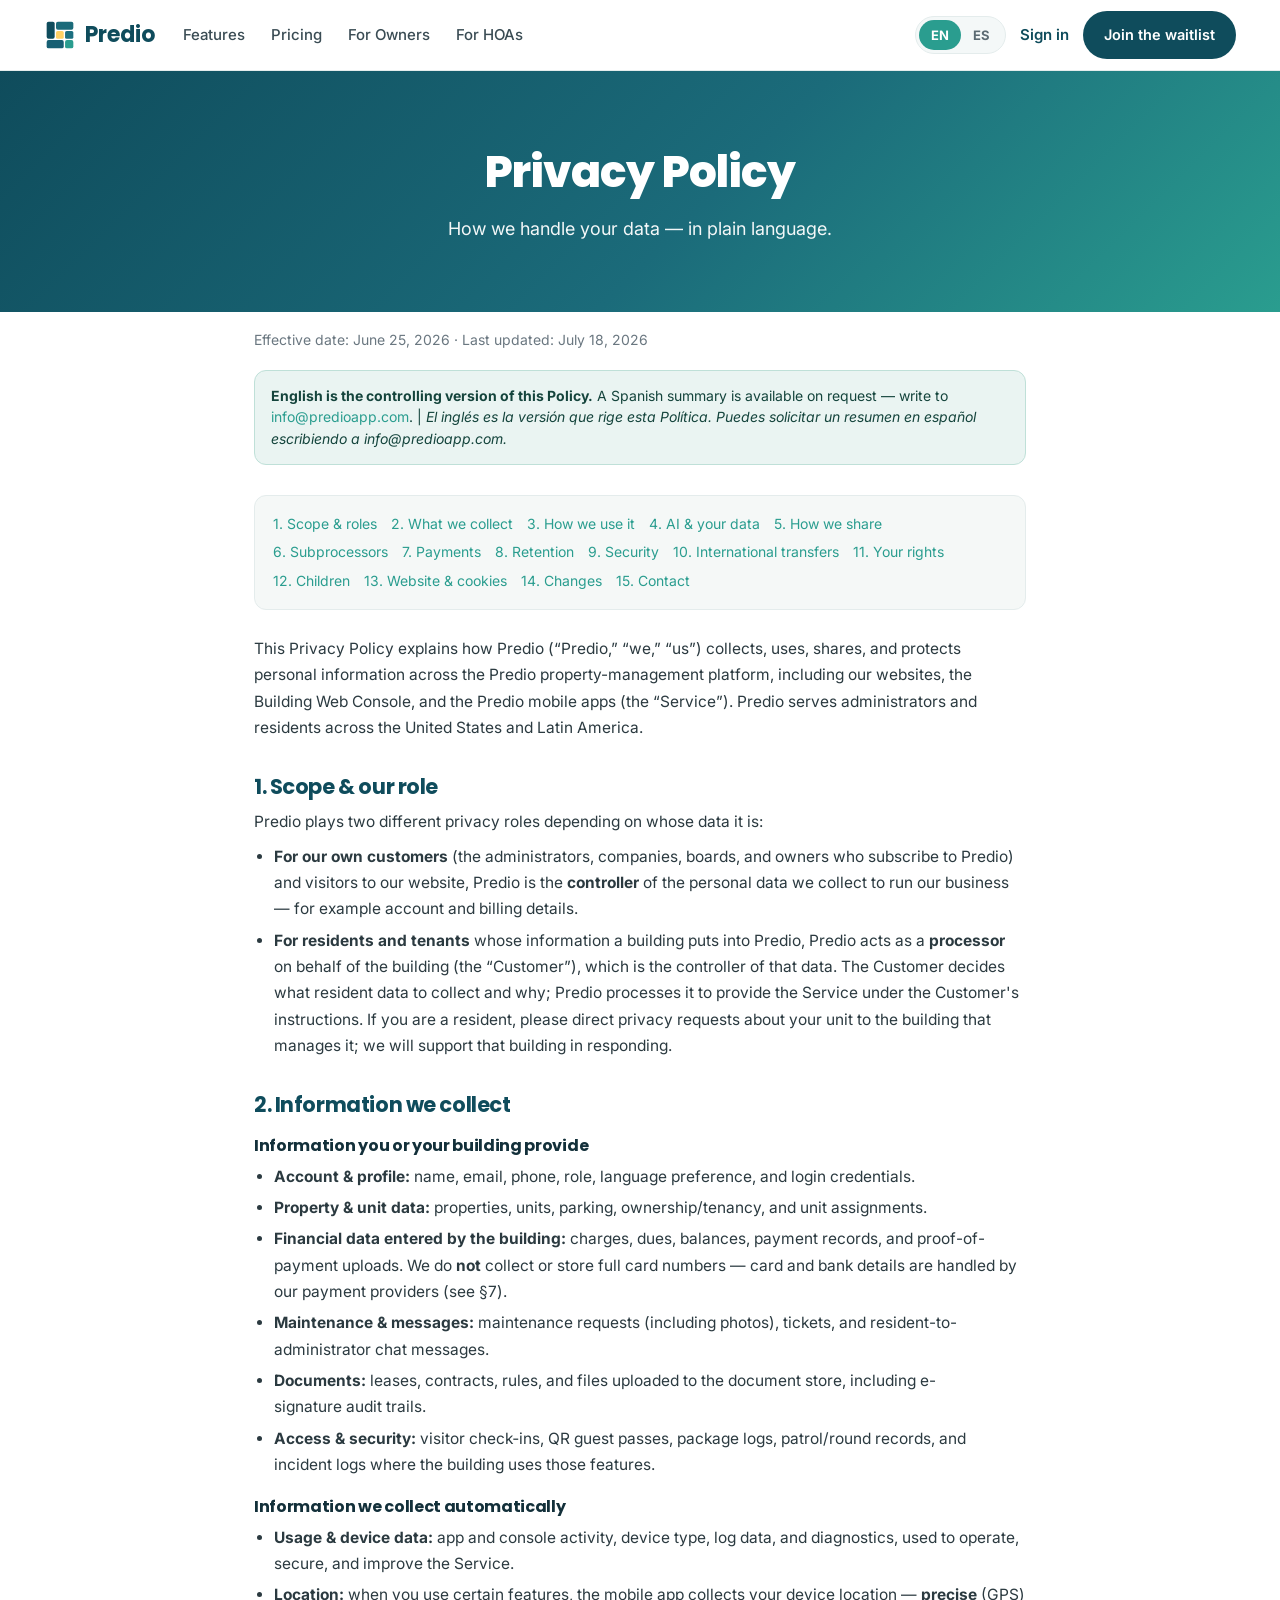
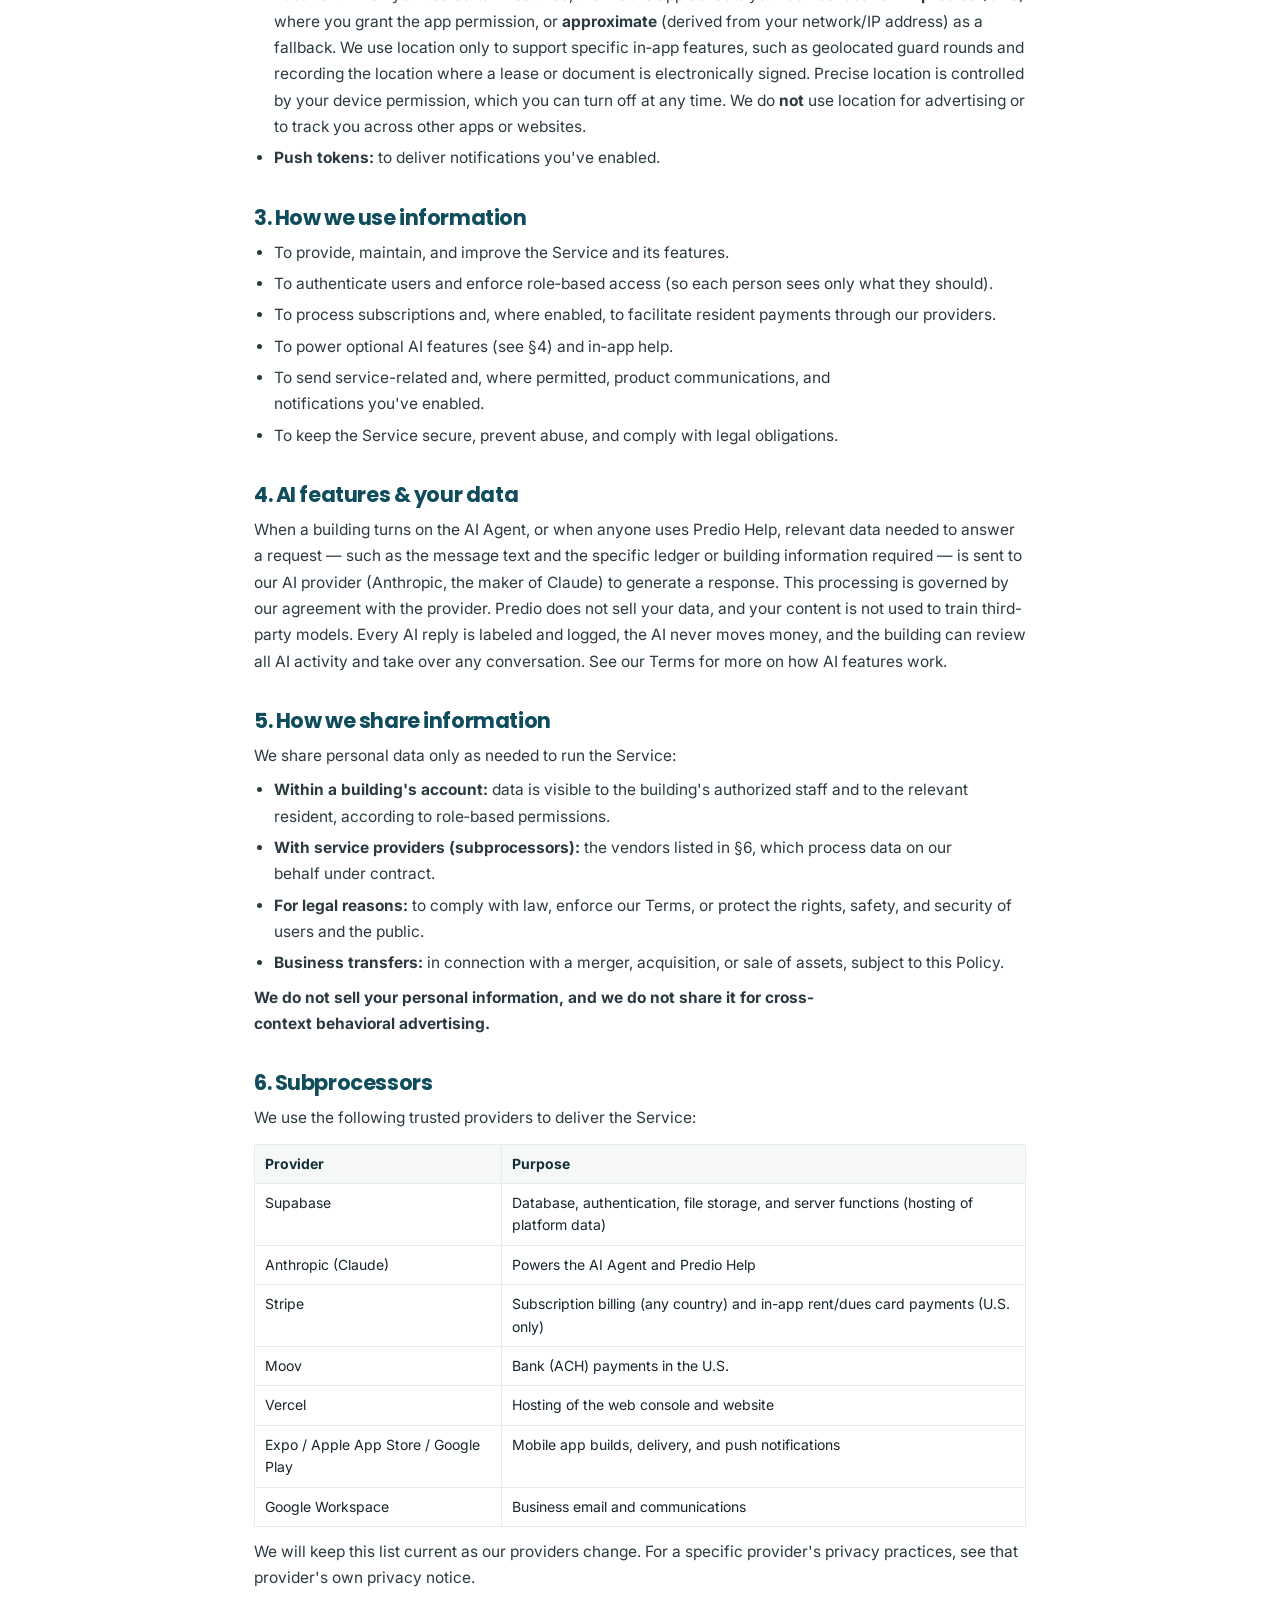
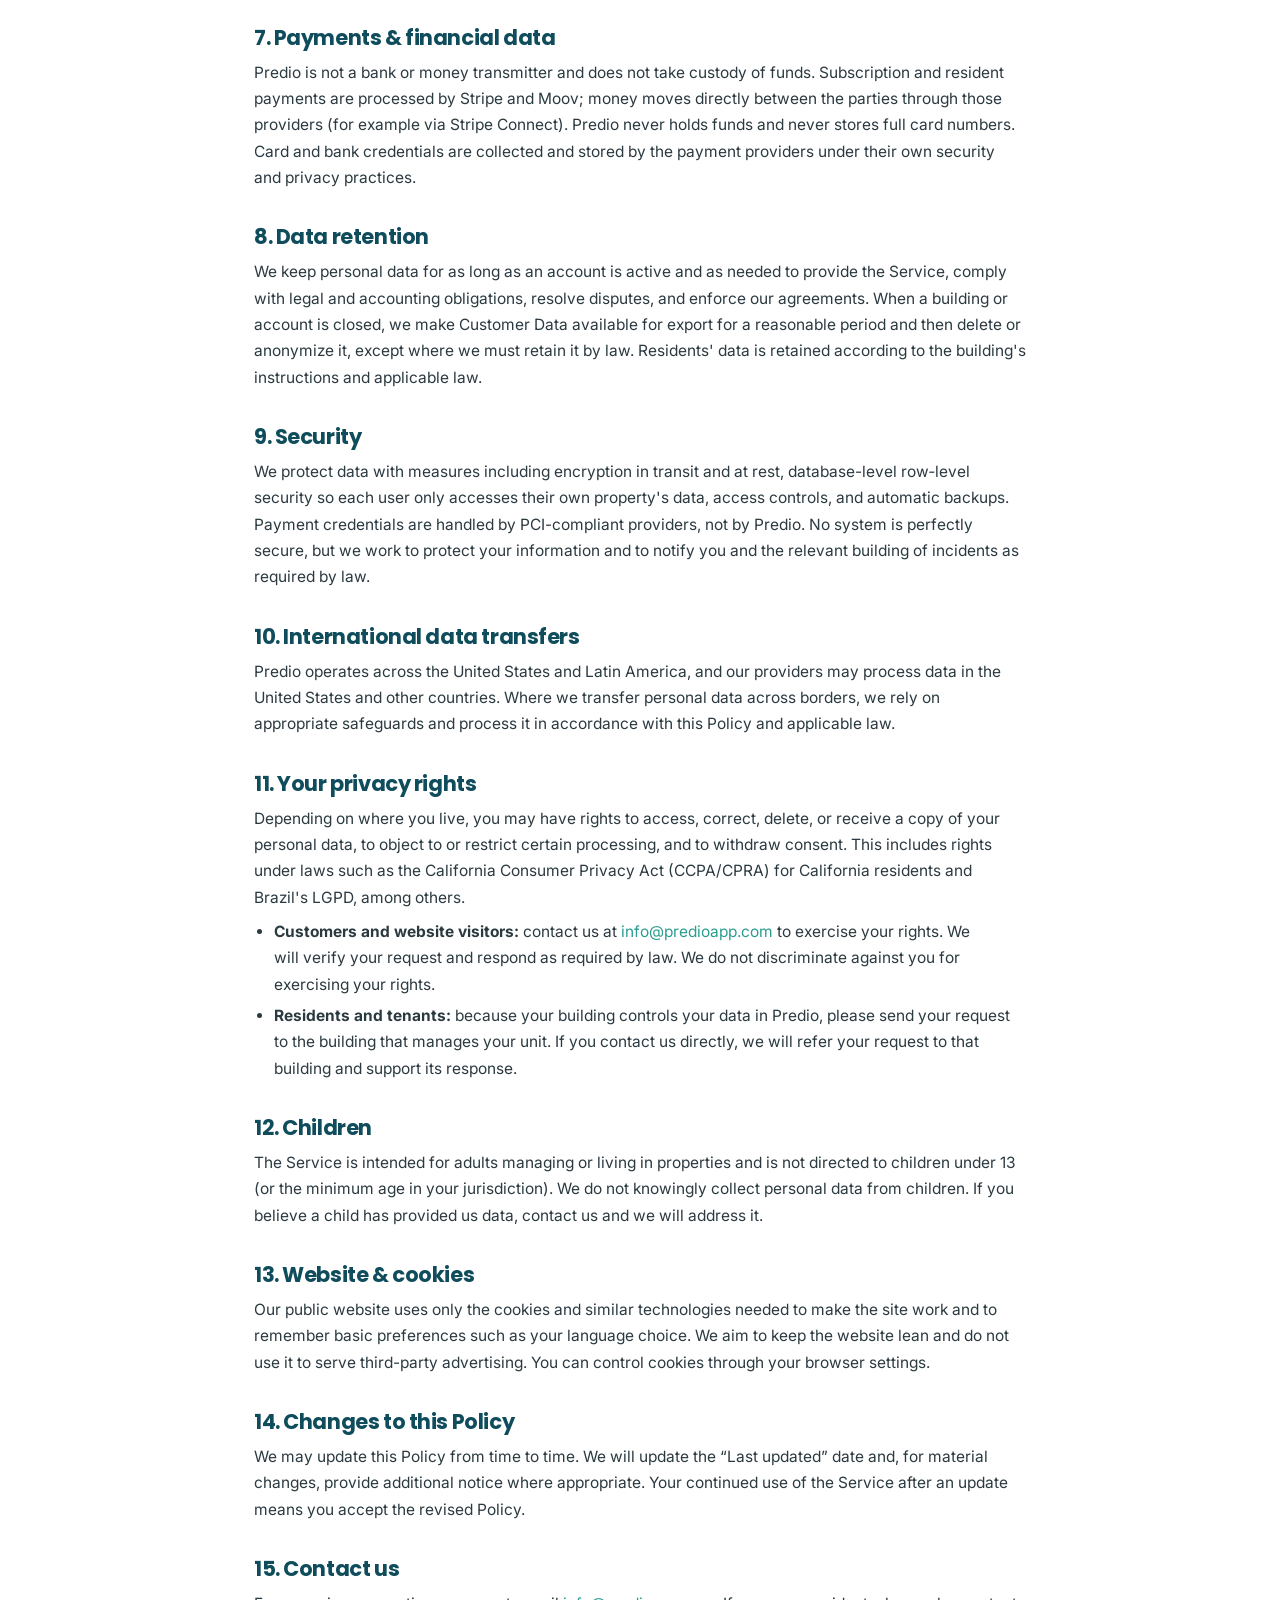
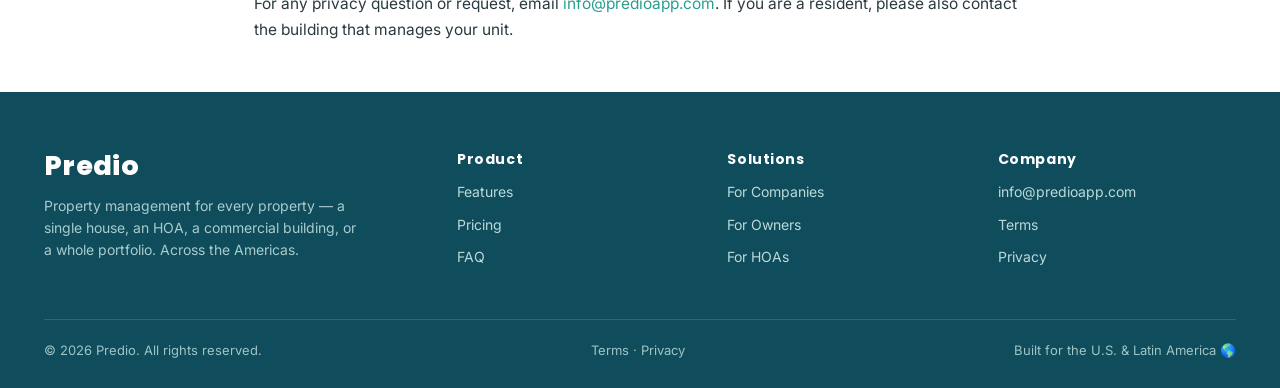
<file: privacy.html>
<!DOCTYPE html>
<html lang="en">
<head>
<meta charset="UTF-8" />
<meta name="viewport" content="width=device-width, initial-scale=1.0" />
<title id="metaTitle">Privacy Policy — Predio</title>
<meta id="metaDesc" name="description" content="How Predio collects, uses, shares, and protects personal data across its bilingual property management platform — including payments, AI features, security, subprocessors, and your privacy rights." />
<link rel="canonical" href="https://www.predioapp.com/privacy" />
<link rel="alternate" hreflang="en" href="https://www.predioapp.com/privacy" />
<link rel="alternate" hreflang="es" href="https://www.predioapp.com/privacy?lang=es" />
<meta property="og:title" content="Privacy Policy — Predio" />
<meta property="og:description" content="How Predio collects, uses, shares, and protects personal data." />
<meta property="og:url" content="https://www.predioapp.com/privacy" />
<meta property="og:image" content="https://www.predioapp.com/og-image.png" />
<meta property="og:image:width" content="1200" />
<meta property="og:image:height" content="630" />
<meta property="og:image:alt" content="Predio — property management for every property, bilingual EN/ES" />
<meta name="twitter:card" content="summary_large_image" />
<meta name="twitter:image" content="https://www.predioapp.com/og-image.png" />
<meta name="robots" content="index,follow" />
<link rel="icon" href="data:image/svg+xml,%3Csvg xmlns='http://www.w3.org/2000/svg' viewBox='0 0 120 120'%3E%3Crect x='10' y='10' width='30' height='64' rx='7' fill='%230f4c5c'/%3E%3Crect x='45' y='10' width='65' height='30' rx='7' fill='%231b6b7a'/%3E%3Crect x='45' y='45' width='29' height='29' rx='6' fill='%23ffd166'/%3E%3Crect x='79' y='45' width='31' height='29' rx='6' fill='%231c6f80'/%3E%3Crect x='10' y='79' width='64' height='31' rx='7' fill='%23175f73'/%3E%3Crect x='79' y='79' width='31' height='31' rx='7' fill='%232a9d8f'/%3E%3C/svg%3E" />
<link rel="preconnect" href="https://fonts.googleapis.com" /><link rel="preconnect" href="https://fonts.gstatic.com" crossorigin />
<link href="https://fonts.googleapis.com/css2?family=Inter:wght@400;500;600;700&family=Poppins:wght@600;700;800&display=swap" rel="stylesheet" />
<link rel="stylesheet" href="/styles.css" />
<style>
.legal{max-width:820px;margin:0 auto;padding:8px 0 24px}
.legal .meta{color:#6a7780;font-size:14px;margin:0 0 6px}
.legal .note{background:#EAF4F2;border:1px solid #BFE0D8;border-radius:12px;padding:14px 16px;font-size:14px;color:#14443c;margin:18px 0 30px;line-height:1.55}
.legal h2{font-family:'Poppins',sans-serif;font-size:21px;color:#0F4C5C;margin:34px 0 10px}
.legal h3{font-size:16px;color:#13303a;margin:20px 0 6px}
.legal p,.legal li{font-size:15.5px;line-height:1.7;color:#2b3a40}
.legal ul{margin:8px 0 8px 20px}
.legal li{margin:5px 0}
.legal a{color:#2A9D8F;text-decoration:none}
.legal table{width:100%;border-collapse:collapse;margin:12px 0;font-size:14px}
.legal th,.legal td{text-align:left;border:1px solid #E4ECEC;padding:8px 10px;vertical-align:top}
.legal th{background:#F5F8F7;color:#13303a}
.legal .toc{background:#F5F8F7;border:1px solid #E4ECEC;border-radius:12px;padding:14px 18px;margin:0 0 26px}
.legal .toc a{display:inline-block;margin:3px 14px 3px 0;font-size:14px}
</style>
</head>
<body>

<header class="nav">
  <div class="container nav-inner">
    <a class="logo" href="/" aria-label="Predio home"><svg viewBox="0 0 120 120" aria-hidden="true"><rect x="10" y="10" width="30" height="64" rx="7" fill="#0f4c5c"/><rect x="45" y="10" width="65" height="30" rx="7" fill="#1b6b7a"/><rect x="45" y="45" width="29" height="29" rx="6" fill="#ffd166"/><rect x="79" y="45" width="31" height="29" rx="6" fill="#1c6f80"/><rect x="10" y="79" width="64" height="31" rx="7" fill="#175f73"/><rect x="79" y="79" width="31" height="31" rx="7" fill="#2a9d8f"/></svg> Predio</a>
    <nav class="nav-desktop" aria-label="Primary">
        <a href="/features" data-i18n="nav_features">Features</a>
        <a href="/pricing" data-i18n="nav_pricing">Pricing</a>
        <a href="/owners" data-i18n="nav_owners">For Owners</a>
        <a href="/hoas" data-i18n="nav_hoa">For HOAs</a>
    </nav>
    <div class="nav-actions">
      <div class="lang lang-bar" role="button" tabindex="0" aria-label="Switch language"><div class="slider"></div><span class="active" data-l="en">EN</span><span data-l="es">ES</span></div>
      <a href="https://app.predioapp.com" class="nav-signin" data-i18n="nav_signin">Sign in</a>
      <a href="mailto:info@predioapp.com?subject=Predio%20waitlist&body=Please%20add%20me%20to%20the%20Predio%20waitlist." class="btn btn-primary nav-cta" data-i18n="nav_cta">Join the waitlist</a>
      <button class="menu-btn" id="menuBtn" aria-label="Menu" aria-expanded="false">&#9776;</button>
    </div>
    <div class="nav-drawer" id="navDrawer">
      <nav class="nav-links" id="navLinks" aria-label="Primary">
        <a href="/features" data-i18n="nav_features">Features</a>
        <a href="/pricing" data-i18n="nav_pricing">Pricing</a>
        <a href="/property-management" data-i18n="nav_pm">For Companies</a>
        <a href="/owners" data-i18n="nav_owners">For Owners</a>
        <a href="/hoas" data-i18n="nav_hoa">For HOAs</a>
        <a href="/faq" data-i18n="nav_faq">FAQ</a>
        <a href="https://app.predioapp.com" class="signin" data-i18n="nav_signin">Sign in</a>
      </nav>
      <div class="lang" role="button" tabindex="0" aria-label="Switch language"><div class="slider"></div><span class="active" data-l="en">EN</span><span data-l="es">ES</span></div>
      <a href="mailto:info@predioapp.com?subject=Predio%20waitlist&body=Please%20add%20me%20to%20the%20Predio%20waitlist." class="btn btn-primary" data-i18n="nav_cta">Join the waitlist</a>
    </div>
  </div>
</header>

<main>
<div class="page-hero">
  <div class="container">
    <h1>Privacy Policy</h1>
    <p data-i18n="ph_sub">How we handle your data — in plain language.</p>
  </div>
</div>

<section class="legal">
  <div class="container">
    <div class="legal">
      <p class="meta">Effective date: June 25, 2026 · Last updated: July 18, 2026</p>
      <p class="note"><strong>English is the controlling version of this Policy.</strong> A Spanish summary is available on request — write to <a href="mailto:info@predioapp.com">info@predioapp.com</a>. &nbsp;|&nbsp; <em>El inglés es la versión que rige esta Política. Puedes solicitar un resumen en español escribiendo a info@predioapp.com.</em></p>

      <div class="toc">
        <a href="#scope">1. Scope &amp; roles</a><a href="#collect">2. What we collect</a><a href="#use">3. How we use it</a><a href="#ai-data">4. AI &amp; your data</a><a href="#share">5. How we share</a><a href="#subprocessors">6. Subprocessors</a><a href="#payments">7. Payments</a><a href="#retention">8. Retention</a><a href="#security">9. Security</a><a href="#transfers">10. International transfers</a><a href="#rights">11. Your rights</a><a href="#children">12. Children</a><a href="#cookies">13. Website &amp; cookies</a><a href="#changes">14. Changes</a><a href="#contact">15. Contact</a>
      </div>

      <p>This Privacy Policy explains how Predio (&ldquo;Predio,&rdquo; &ldquo;we,&rdquo; &ldquo;us&rdquo;) collects, uses, shares, and protects personal information across the Predio property-management platform, including our websites, the Building Web Console, and the Predio mobile apps (the &ldquo;Service&rdquo;). Predio serves administrators and residents across the United States and Latin America.</p>

      <h2 id="scope">1. Scope &amp; our role</h2>
      <p>Predio plays two different privacy roles depending on whose data it is:</p>
      <ul>
        <li><strong>For our own customers</strong> (the administrators, companies, boards, and owners who subscribe to Predio) and visitors to our website, Predio is the <strong>controller</strong> of the personal data we collect to run our business — for example account and billing details.</li>
        <li><strong>For residents and tenants</strong> whose information a building puts into Predio, Predio acts as a <strong>processor</strong> on behalf of the building (the &ldquo;Customer&rdquo;), which is the controller of that data. The Customer decides what resident data to collect and why; Predio processes it to provide the Service under the Customer's instructions. If you are a resident, please direct privacy requests about your unit to the building that manages it; we will support that building in responding.</li>
      </ul>

      <h2 id="collect">2. Information we collect</h2>
      <h3>Information you or your building provide</h3>
      <ul>
        <li><strong>Account &amp; profile:</strong> name, email, phone, role, language preference, and login credentials.</li>
        <li><strong>Property &amp; unit data:</strong> properties, units, parking, ownership/tenancy, and unit assignments.</li>
        <li><strong>Financial data entered by the building:</strong> charges, dues, balances, payment records, and proof-of-payment uploads. We do <strong>not</strong> collect or store full card numbers — card and bank details are handled by our payment providers (see §7).</li>
        <li><strong>Maintenance &amp; messages:</strong> maintenance requests (including photos), tickets, and resident-to-administrator chat messages.</li>
        <li><strong>Documents:</strong> leases, contracts, rules, and files uploaded to the document store, including e-signature audit trails.</li>
        <li><strong>Access &amp; security:</strong> visitor check-ins, QR guest passes, package logs, patrol/round records, and incident logs where the building uses those features.</li>
      </ul>
      <h3>Information we collect automatically</h3>
      <ul>
        <li><strong>Usage &amp; device data:</strong> app and console activity, device type, log data, and diagnostics, used to operate, secure, and improve the Service.</li>
        <li><strong>Location:</strong> when you use certain features, the mobile app collects your device location &mdash; <strong>precise</strong> (GPS) where you grant the app permission, or <strong>approximate</strong> (derived from your network/IP address) as a fallback. We use location only to support specific in-app features, such as geolocated guard rounds and recording the location where a lease or document is electronically signed. Precise location is controlled by your device permission, which you can turn off at any time. We do <strong>not</strong> use location for advertising or to track you across other apps or websites.</li>
        <li><strong>Push tokens:</strong> to deliver notifications you've enabled.</li>
      </ul>

      <h2 id="use">3. How we use information</h2>
      <ul>
        <li>To provide, maintain, and improve the Service and its features.</li>
        <li>To authenticate users and enforce role-based access (so each person sees only what they should).</li>
        <li>To process subscriptions and, where enabled, to facilitate resident payments through our providers.</li>
        <li>To power optional AI features (see §4) and in-app help.</li>
        <li>To send service-related and, where permitted, product communications, and notifications you've enabled.</li>
        <li>To keep the Service secure, prevent abuse, and comply with legal obligations.</li>
      </ul>

      <h2 id="ai-data">4. AI features &amp; your data</h2>
      <p>When a building turns on the AI Agent, or when anyone uses Predio Help, relevant data needed to answer a request — such as the message text and the specific ledger or building information required — is sent to our AI provider (Anthropic, the maker of Claude) to generate a response. This processing is governed by our agreement with the provider. Predio does not sell your data, and your content is not used to train third-party models. Every AI reply is labeled and logged, the AI never moves money, and the building can review all AI activity and take over any conversation. See our Terms for more on how AI features work.</p>

      <h2 id="share">5. How we share information</h2>
      <p>We share personal data only as needed to run the Service:</p>
      <ul>
        <li><strong>Within a building's account:</strong> data is visible to the building's authorized staff and to the relevant resident, according to role-based permissions.</li>
        <li><strong>With service providers (subprocessors):</strong> the vendors listed in §6, which process data on our behalf under contract.</li>
        <li><strong>For legal reasons:</strong> to comply with law, enforce our Terms, or protect the rights, safety, and security of users and the public.</li>
        <li><strong>Business transfers:</strong> in connection with a merger, acquisition, or sale of assets, subject to this Policy.</li>
      </ul>
      <p><strong>We do not sell your personal information, and we do not share it for cross-context behavioral advertising.</strong></p>

      <h2 id="subprocessors">6. Subprocessors</h2>
      <p>We use the following trusted providers to deliver the Service:</p>
      <table>
        <tr><th>Provider</th><th>Purpose</th></tr>
        <tr><td>Supabase</td><td>Database, authentication, file storage, and server functions (hosting of platform data)</td></tr>
        <tr><td>Anthropic (Claude)</td><td>Powers the AI Agent and Predio Help</td></tr>
        <tr><td>Stripe</td><td>Subscription billing (any country) and in-app rent/dues card payments (U.S. only)</td></tr>
        <tr><td>Moov</td><td>Bank (ACH) payments in the U.S.</td></tr>
        <tr><td>Vercel</td><td>Hosting of the web console and website</td></tr>
        <tr><td>Expo / Apple App Store / Google Play</td><td>Mobile app builds, delivery, and push notifications</td></tr>
        <tr><td>Google Workspace</td><td>Business email and communications</td></tr>
      </table>
      <p>We will keep this list current as our providers change. For a specific provider's privacy practices, see that provider's own privacy notice.</p>

      <h2 id="payments">7. Payments &amp; financial data</h2>
      <p>Predio is not a bank or money transmitter and does not take custody of funds. Subscription and resident payments are processed by Stripe and Moov; money moves directly between the parties through those providers (for example via Stripe Connect). Predio never holds funds and never stores full card numbers. Card and bank credentials are collected and stored by the payment providers under their own security and privacy practices.</p>

      <h2 id="retention">8. Data retention</h2>
      <p>We keep personal data for as long as an account is active and as needed to provide the Service, comply with legal and accounting obligations, resolve disputes, and enforce our agreements. When a building or account is closed, we make Customer Data available for export for a reasonable period and then delete or anonymize it, except where we must retain it by law. Residents' data is retained according to the building's instructions and applicable law.</p>

      <h2 id="security">9. Security</h2>
      <p>We protect data with measures including encryption in transit and at rest, database-level row-level security so each user only accesses their own property's data, access controls, and automatic backups. Payment credentials are handled by PCI-compliant providers, not by Predio. No system is perfectly secure, but we work to protect your information and to notify you and the relevant building of incidents as required by law.</p>

      <h2 id="transfers">10. International data transfers</h2>
      <p>Predio operates across the United States and Latin America, and our providers may process data in the United States and other countries. Where we transfer personal data across borders, we rely on appropriate safeguards and process it in accordance with this Policy and applicable law.</p>

      <h2 id="rights">11. Your privacy rights</h2>
      <p>Depending on where you live, you may have rights to access, correct, delete, or receive a copy of your personal data, to object to or restrict certain processing, and to withdraw consent. This includes rights under laws such as the California Consumer Privacy Act (CCPA/CPRA) for California residents and Brazil's LGPD, among others.</p>
      <ul>
        <li><strong>Customers and website visitors:</strong> contact us at <a href="mailto:info@predioapp.com">info@predioapp.com</a> to exercise your rights. We will verify your request and respond as required by law. We do not discriminate against you for exercising your rights.</li>
        <li><strong>Residents and tenants:</strong> because your building controls your data in Predio, please send your request to the building that manages your unit. If you contact us directly, we will refer your request to that building and support its response.</li>
      </ul>

      <h2 id="children">12. Children</h2>
      <p>The Service is intended for adults managing or living in properties and is not directed to children under 13 (or the minimum age in your jurisdiction). We do not knowingly collect personal data from children. If you believe a child has provided us data, contact us and we will address it.</p>

      <h2 id="cookies">13. Website &amp; cookies</h2>
      <p>Our public website uses only the cookies and similar technologies needed to make the site work and to remember basic preferences such as your language choice. We aim to keep the website lean and do not use it to serve third-party advertising. You can control cookies through your browser settings.</p>

      <h2 id="changes">14. Changes to this Policy</h2>
      <p>We may update this Policy from time to time. We will update the &ldquo;Last updated&rdquo; date and, for material changes, provide additional notice where appropriate. Your continued use of the Service after an update means you accept the revised Policy.</p>

      <h2 id="contact">15. Contact us</h2>
      <p>For any privacy question or request, email <a href="mailto:info@predioapp.com">info@predioapp.com</a>. If you are a resident, please also contact the building that manages your unit.</p>
    </div>
  </div>
</section>
</main>

<footer>
  <div class="container">
    <div class="foot-grid">
      <div class="foot-brand"><div class="foot-wordmark">Predio</div><p data-i18n="foot_tag">Property management for every property — a single house, an HOA, a commercial building, or a whole portfolio. Across the Americas.</p></div>
      <div class="foot-col"><h4 data-i18n="foot_product">Product</h4><a href="/features" data-i18n="nav_features">Features</a><a href="/pricing" data-i18n="nav_pricing">Pricing</a><a href="/faq" data-i18n="nav_faq">FAQ</a></div>
      <div class="foot-col"><h4 data-i18n="foot_solutions">Solutions</h4><a href="/property-management" data-i18n="nav_pm">For Companies</a><a href="/owners" data-i18n="nav_owners">For Owners</a><a href="/hoas" data-i18n="nav_hoa">For HOAs</a></div>
      <div class="foot-col"><h4 data-i18n="foot_company">Company</h4><a href="mailto:info@predioapp.com">info@predioapp.com</a><a href="/terms" data-i18n="foot_terms">Terms of Service</a><a href="/privacy" data-i18n="foot_privacy">Privacy Policy</a></div>
    </div>
    <div class="foot-bottom"><span>© <span id="year"></span> Predio. <span data-i18n="rights">All rights reserved.</span></span><span class="foot-legal"><a href="/terms" data-i18n="foot_terms">Terms</a> · <a href="/privacy" data-i18n="foot_privacy">Privacy</a></span><span data-i18n="foot_made">Built for the U.S. &amp; Latin America 🌎</span></div>
  </div>
</footer>

<script>
window.ES = {
  nav_features:"Funciones", nav_pricing:"Precios", nav_pm:"Para Empresas", nav_owners:"Para Propietarios", nav_hoa:"Para Condominios", nav_faq:"Preguntas", nav_cta:"Únete a la lista de espera", nav_signin:"Iniciar sesión",
  ph_sub:"Cómo manejamos tus datos — en lenguaje claro.",
  foot_tag:"Administración para cada propiedad — una sola casa, un condominio, un edificio comercial o todo un portafolio. En todas las Américas.",
  foot_product:"Producto", foot_solutions:"Soluciones", foot_company:"Empresa", rights:"Todos los derechos reservados.",
  foot_terms:"Términos de Servicio", foot_privacy:"Política de Privacidad", foot_made:"Hecho para EE. UU. y Latinoamérica 🌎"
};
window.META = {
  en:{title:"Privacy Policy — Predio", desc:"How Predio collects, uses, shares, and protects personal data."},
  es:{title:"Política de Privacidad — Predio", desc:"Cómo Predio recopila, usa, comparte y protege los datos personales."}
};
</script>
<script src="/app.js"></script>
</body>
</html>
</file>
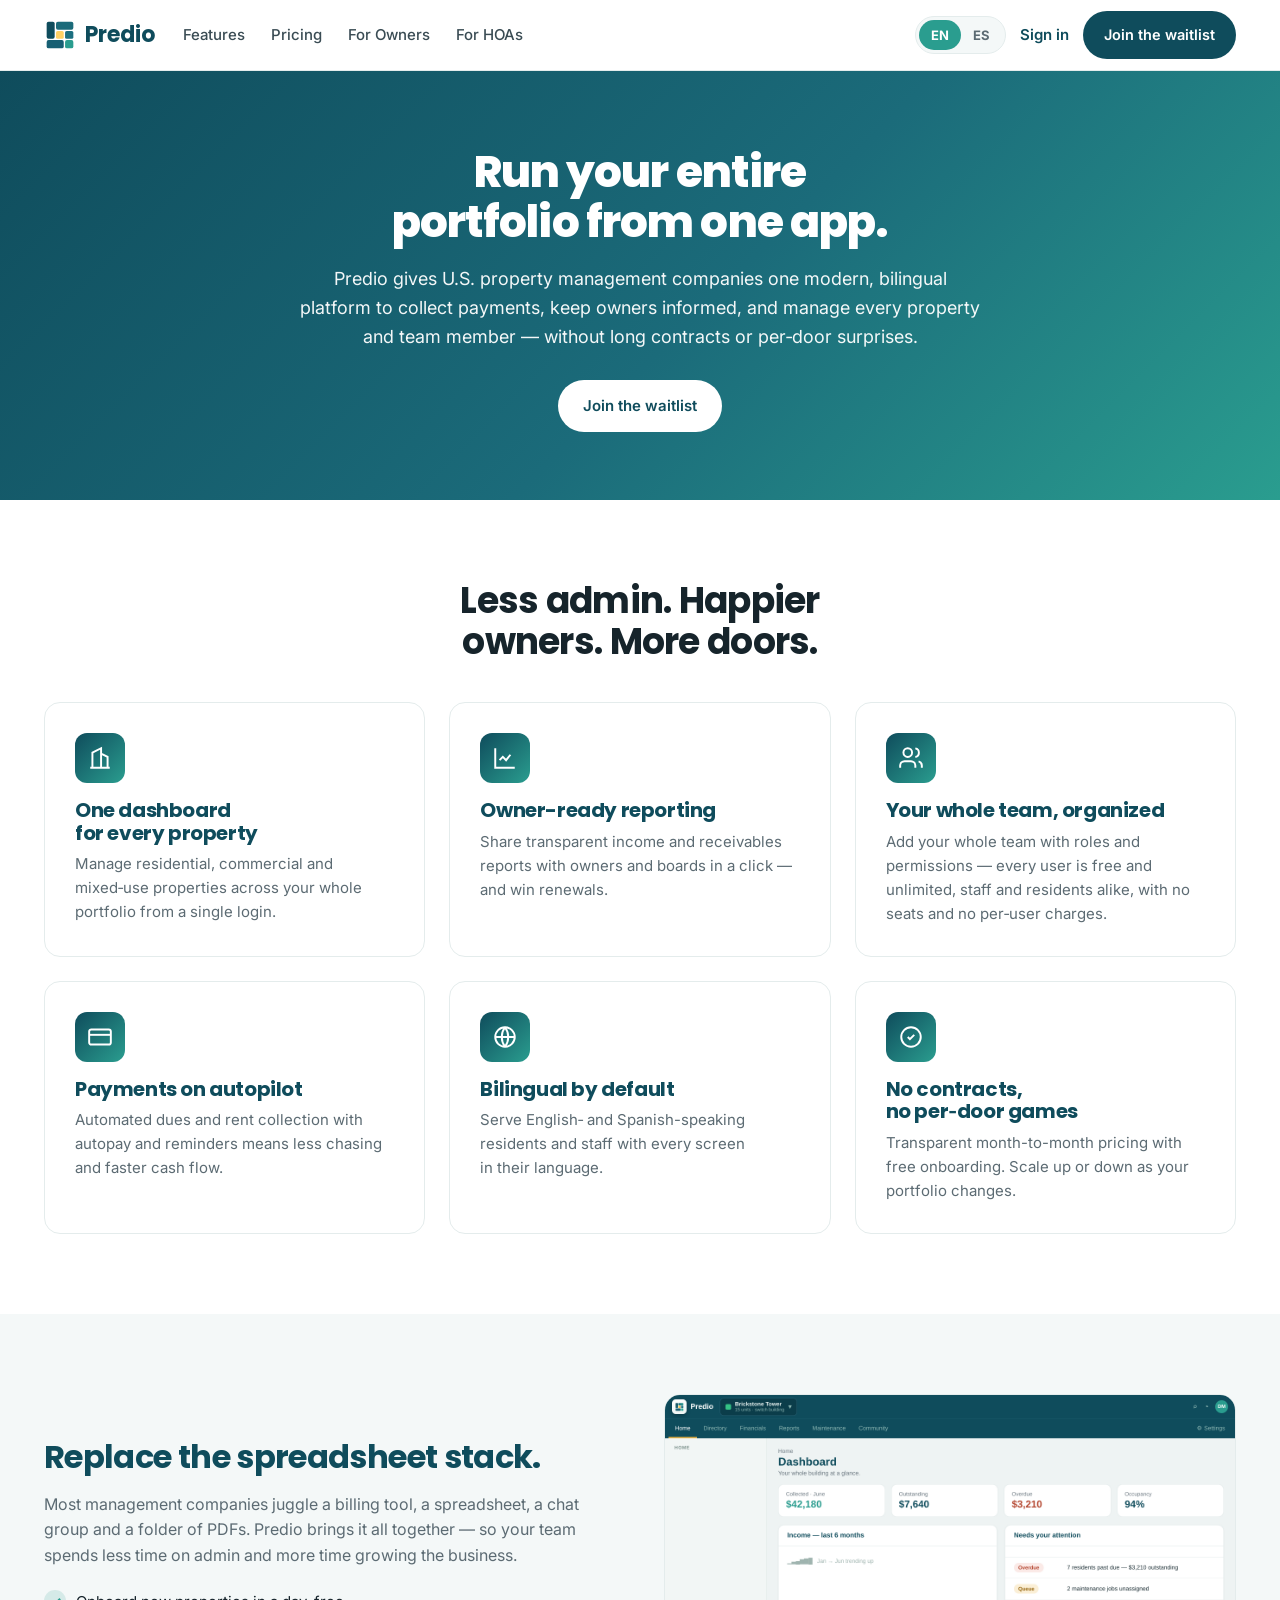
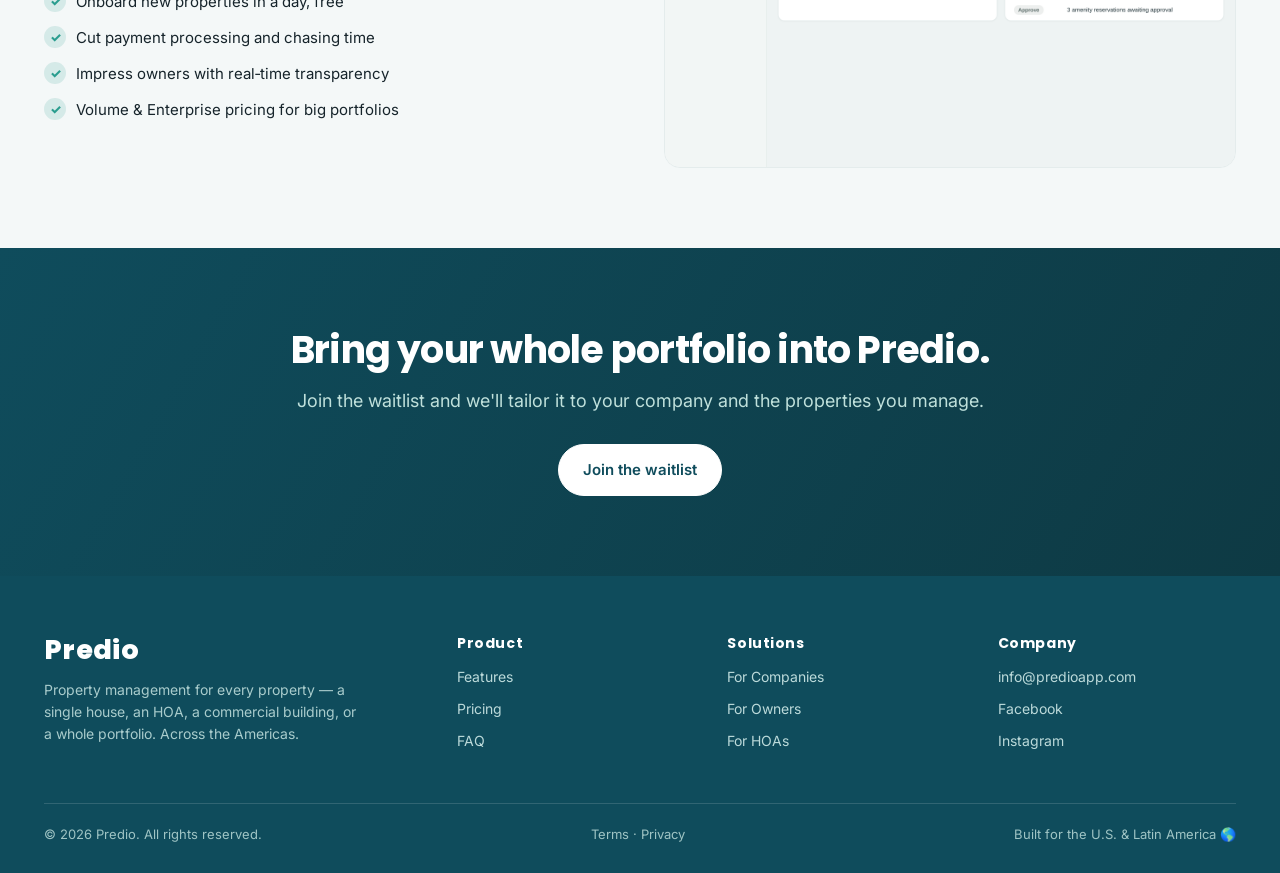
<file: property-management.html>
<!DOCTYPE html>
<html lang="en">
<head>
<meta charset="UTF-8" />
<meta name="viewport" content="width=device-width, initial-scale=1.0" />
<title id="metaTitle">Software for Property Management Companies — Predio</title>
<meta id="metaDesc" name="description" content="Predio is property management software built for management companies in the U.S. Run an entire portfolio, automate dues and payments, give owners transparent reporting, and manage your whole team — bilingual, with no contracts." />
<link rel="canonical" href="https://www.predioapp.com/property-management" />
<link rel="alternate" hreflang="en" href="https://www.predioapp.com/property-management" />
<link rel="alternate" hreflang="es" href="https://www.predioapp.com/property-management?lang=es" />
<meta property="og:title" content="Software for Property Management Companies — Predio" />
<meta property="og:description" content="Run your entire portfolio, automate payments, and give owners transparent reporting — bilingual, no contracts." />
<meta property="og:url" content="https://www.predioapp.com/property-management" />
<meta property="og:image" content="https://www.predioapp.com/og-image.png" />
<meta property="og:image:width" content="1200" />
<meta property="og:image:height" content="630" />
<meta property="og:image:alt" content="Predio — property management for every property, bilingual EN/ES" />
<meta name="twitter:card" content="summary_large_image" />
<meta name="twitter:image" content="https://www.predioapp.com/og-image.png" />
<link rel="icon" href="data:image/svg+xml,%3Csvg xmlns='http://www.w3.org/2000/svg' viewBox='0 0 120 120'%3E%3Crect x='10' y='10' width='30' height='64' rx='7' fill='%230f4c5c'/%3E%3Crect x='45' y='10' width='65' height='30' rx='7' fill='%231b6b7a'/%3E%3Crect x='45' y='45' width='29' height='29' rx='6' fill='%23ffd166'/%3E%3Crect x='79' y='45' width='31' height='29' rx='6' fill='%231c6f80'/%3E%3Crect x='10' y='79' width='64' height='31' rx='7' fill='%23175f73'/%3E%3Crect x='79' y='79' width='31' height='31' rx='7' fill='%232a9d8f'/%3E%3C/svg%3E" />
<link rel="preconnect" href="https://fonts.googleapis.com" /><link rel="preconnect" href="https://fonts.gstatic.com" crossorigin />
<link href="https://fonts.googleapis.com/css2?family=Inter:wght@400;500;600;700&family=Poppins:wght@600;700;800&display=swap" rel="stylesheet" />
<link rel="stylesheet" href="/styles.css" />
</head>
<body>

<header class="nav">
  <div class="container nav-inner">
    <a class="logo" href="/" aria-label="Predio home"><svg viewBox="0 0 120 120" aria-hidden="true"><rect x="10" y="10" width="30" height="64" rx="7" fill="#0f4c5c"/><rect x="45" y="10" width="65" height="30" rx="7" fill="#1b6b7a"/><rect x="45" y="45" width="29" height="29" rx="6" fill="#ffd166"/><rect x="79" y="45" width="31" height="29" rx="6" fill="#1c6f80"/><rect x="10" y="79" width="64" height="31" rx="7" fill="#175f73"/><rect x="79" y="79" width="31" height="31" rx="7" fill="#2a9d8f"/></svg> Predio</a>
    <nav class="nav-desktop" aria-label="Primary">
        <a href="/features" data-i18n="nav_features">Features</a>
        <a href="/pricing" data-i18n="nav_pricing">Pricing</a>
        <a href="/owners" data-i18n="nav_owners">For Owners</a>
        <a href="/hoas" data-i18n="nav_hoa">For HOAs</a>
    </nav>
    <div class="nav-actions">
      <div class="lang lang-bar" role="button" tabindex="0" aria-label="Switch language"><div class="slider"></div><span class="active" data-l="en">EN</span><span data-l="es">ES</span></div>
      <a href="https://app.predioapp.com" class="nav-signin" data-i18n="nav_signin">Sign in</a>
      <a href="mailto:info@predioapp.com?subject=Predio%20waitlist&body=Please%20add%20me%20to%20the%20Predio%20waitlist." class="btn btn-primary nav-cta" data-i18n="nav_cta">Join the waitlist</a>
      <button class="menu-btn" id="menuBtn" aria-label="Menu" aria-expanded="false">&#9776;</button>
    </div>
    <div class="nav-drawer" id="navDrawer">
      <nav class="nav-links" id="navLinks" aria-label="Primary">
        <a href="/features" data-i18n="nav_features">Features</a>
        <a href="/pricing" data-i18n="nav_pricing">Pricing</a>
        <a href="/property-management" class="active" data-i18n="nav_pm">For Companies</a>
        <a href="/owners" data-i18n="nav_owners">For Owners</a>
        <a href="/hoas" data-i18n="nav_hoa">For HOAs</a>
        <a href="/faq" data-i18n="nav_faq">FAQ</a>
        <a href="https://app.predioapp.com" class="signin" data-i18n="nav_signin">Sign in</a>
      </nav>
      <div class="lang" role="button" tabindex="0" aria-label="Switch language"><div class="slider"></div><span class="active" data-l="en">EN</span><span data-l="es">ES</span></div>
      <a href="mailto:info@predioapp.com?subject=Predio%20waitlist&body=Please%20add%20me%20to%20the%20Predio%20waitlist." class="btn btn-primary" data-i18n="nav_cta">Join the waitlist</a>
    </div>
  </div>
</header>

<main>
<div class="page-hero">
  <div class="container">
    <h1 data-i18n="ph_h1">Run your entire portfolio from one app.</h1>
    <p data-i18n="ph_sub">Predio gives U.S. property management companies one modern, bilingual platform to collect payments, keep owners informed, and manage every property and team member — without long contracts or per-door surprises.</p>
    <div class="hero-cta"><a href="mailto:info@predioapp.com?subject=Predio%20waitlist&body=Please%20add%20me%20to%20the%20Predio%20waitlist." class="btn btn-light" data-i18n="ph_cta">Join the waitlist</a></div>
  </div>
</div>

<section>
  <div class="container">
    <div class="section-head"><h2 data-i18n="b_h2">Less admin. Happier owners. More doors.</h2></div>
    <div class="vp-grid">
      <div class="vp-card"><div class="vp-ic"><svg fill="none" stroke-width="1.8" viewBox="0 0 24 24"><path d="M3 21h18M5 21V7l8-4v18M19 21V11l-6-3"/></svg></div><h3 data-i18n="b1_t">One dashboard for every property</h3><p data-i18n="b1_d">Manage residential, commercial and mixed-use properties across your whole portfolio from a single login.</p></div>
      <div class="vp-card"><div class="vp-ic"><svg fill="none" stroke-width="1.8" viewBox="0 0 24 24"><path d="M3 3v18h18"/><path d="M7 14l3-3 3 3 4-5"/></svg></div><h3 data-i18n="b2_t">Owner-ready reporting</h3><p data-i18n="b2_d">Share transparent income and receivables reports with owners and boards in a click — and win renewals.</p></div>
      <div class="vp-card"><div class="vp-ic"><svg fill="none" stroke-width="1.8" viewBox="0 0 24 24"><path d="M16 21v-2a4 4 0 0 0-4-4H6a4 4 0 0 0-4 4v2"/><circle cx="9" cy="7" r="4"/><path d="M22 21v-2a4 4 0 0 0-3-3.87M16 3.13A4 4 0 0 1 16 11"/></svg></div><h3 data-i18n="b3_t">Your whole team, organized</h3><p data-i18n="b3_d">Add your whole team with roles and permissions — every user is free and unlimited, staff and residents alike, with no seats and no per-user charges.</p></div>
      <div class="vp-card"><div class="vp-ic"><svg fill="none" stroke-width="1.8" viewBox="0 0 24 24"><rect x="2" y="5" width="20" height="14" rx="2"/><path d="M2 10h20"/></svg></div><h3 data-i18n="b4_t">Payments on autopilot</h3><p data-i18n="b4_d">Automated dues and rent collection with autopay and reminders means less chasing and faster cash flow.</p></div>
      <div class="vp-card"><div class="vp-ic"><svg fill="none" stroke-width="1.8" viewBox="0 0 24 24"><circle cx="12" cy="12" r="9"/><path d="M3 12h18M12 3a15 15 0 0 1 0 18M12 3a15 15 0 0 0 0 18"/></svg></div><h3 data-i18n="b5_t">Bilingual by default</h3><p data-i18n="b5_d">Serve English- and Spanish-speaking residents and staff with every screen in their language.</p></div>
      <div class="vp-card"><div class="vp-ic"><svg fill="none" stroke-width="1.8" viewBox="0 0 24 24"><path d="M9 12l2 2 4-4"/><circle cx="12" cy="12" r="9"/></svg></div><h3 data-i18n="b6_t">No contracts, no per-door games</h3><p data-i18n="b6_d">Transparent month-to-month pricing with free onboarding. Scale up or down as your portfolio changes.</p></div>
    </div>
  </div>
</section>

<section style="background:var(--soft)">
  <div class="container split">
    <div>
      <h2 data-i18n="sw_h2">Replace the spreadsheet stack.</h2>
      <p data-i18n="sw_d">Most management companies juggle a billing tool, a spreadsheet, a chat group and a folder of PDFs. Predio brings it all together — so your team spends less time on admin and more time growing the business.</p>
      <div class="checks">
        <div class="check"><span class="c">✓</span><span data-i18n="sw_1">Onboard new properties in a day, free</span></div>
        <div class="check"><span class="c">✓</span><span data-i18n="sw_2">Cut payment processing and chasing time</span></div>
        <div class="check"><span class="c">✓</span><span data-i18n="sw_3">Impress owners with real-time transparency</span></div>
        <div class="check"><span class="c">✓</span><span data-i18n="sw_4">Volume &amp; Enterprise pricing for big portfolios</span></div>
      </div>
    </div>
    <figure class="shot web"><img src="assets/screens/web-dashboard.png" alt="Portfolio dashboard across multiple properties" loading="lazy"></figure>
  </div>
</section>

<section class="final">
  <div class="container"><h2 data-i18n="cta_h2">Bring your whole portfolio into Predio.</h2><p data-i18n="cta_sub">Join the waitlist and we'll tailor it to your company and the properties you manage.</p><a href="mailto:info@predioapp.com?subject=Predio%20waitlist&body=Please%20add%20me%20to%20the%20Predio%20waitlist." class="btn btn-primary" data-i18n="cta_btn">Join the waitlist</a></div>
</section>
</main>

<footer>
  <div class="container">
    <div class="foot-grid">
      <div class="foot-brand"><div class="foot-wordmark">Predio</div><p data-i18n="foot_tag">Property management for every property — a single house, an HOA, a commercial building, or a whole portfolio. Across the Americas.</p></div>
      <div class="foot-col"><h4 data-i18n="foot_product">Product</h4><a href="/features" data-i18n="nav_features">Features</a><a href="/pricing" data-i18n="nav_pricing">Pricing</a><a href="/faq" data-i18n="nav_faq">FAQ</a></div>
      <div class="foot-col"><h4 data-i18n="foot_solutions">Solutions</h4><a href="/property-management" data-i18n="nav_pm">For Companies</a><a href="/owners" data-i18n="nav_owners">For Owners</a><a href="/hoas" data-i18n="nav_hoa">For HOAs</a></div>
      <div class="foot-col"><h4 data-i18n="foot_company">Company</h4><a href="mailto:info@predioapp.com">info@predioapp.com</a><a href="https://www.facebook.com/" target="_blank" rel="noopener">Facebook</a><a href="https://www.instagram.com/" target="_blank" rel="noopener">Instagram</a></div>
    </div>
    <div class="foot-bottom"><span>© <span id="year"></span> Predio. <span data-i18n="rights">All rights reserved.</span></span><span class="foot-legal"><a href="/terms" data-i18n="foot_terms">Terms</a> · <a href="/privacy" data-i18n="foot_privacy">Privacy</a></span><span data-i18n="foot_made">Built for the U.S. &amp; Latin America 🌎</span></div>
  </div>
</footer>

<script>
window.ES = {
  foot_terms:"Términos de Servicio", foot_privacy:"Política de Privacidad",
  nav_features:"Funciones", nav_pricing:"Precios", nav_pm:"Para Empresas", nav_owners:"Para Propietarios", nav_hoa:"Para Condominios", nav_faq:"Preguntas", nav_cta:"Únete a la lista de espera", nav_signin:"Iniciar sesión",
  ph_kicker:"Para empresas administradoras", ph_h1:"Administra todo tu portafolio desde una sola app.",
  ph_sub:"Predio le da a las empresas administradoras una plataforma moderna y bilingüe para cobrar pagos, mantener informados a los propietarios y gestionar cada propiedad y miembro del equipo — sin contratos largos ni sorpresas por unidad.",
  ph_cta:"Únete a la lista de espera",
  b_kicker:"Hecho para tu negocio", b_h2:"Menos administración. Propietarios felices. Más unidades.",
  b1_t:"Un panel para cada propiedad", b1_d:"Administra propiedades residenciales, comerciales y de uso mixto de todo tu portafolio desde un solo acceso.",
  b2_t:"Reportes listos para propietarios", b2_d:"Comparte reportes transparentes de ingresos y cuentas por cobrar con propietarios y directivas en un clic — y gana renovaciones.",
  b3_t:"Todo tu equipo, organizado", b3_d:"Agrega a todo tu equipo con roles y permisos — todos los usuarios son gratis e ilimitados, personal y residentes por igual, sin cupos ni cargos por usuario.",
  b4_t:"Pagos en piloto automático", b4_d:"El cobro automático de expensas y rentas con pago automático y recordatorios significa menos perseguir y mejor flujo de caja.",
  b5_t:"Bilingüe por defecto", b5_d:"Atiende a residentes y personal que hablan español e inglés con cada pantalla en su idioma.",
  b6_t:"Sin contratos ni juegos por unidad", b6_d:"Precios transparentes mes a mes con capacitación gratis. Escala hacia arriba o abajo según cambie tu portafolio.",
  sw_kicker:"Por qué cambian las empresas", sw_h2:"Reemplaza la pila de hojas de cálculo.",
  sw_d:"La mayoría de las administradoras hacen malabares con una herramienta de cobro, una hoja de cálculo, un grupo de chat y una carpeta de PDFs. Predio lo reúne todo — para que tu equipo dedique menos tiempo a administrar y más a hacer crecer el negocio.",
  sw_1:"Incorpora nuevas propiedades en un día, gratis", sw_2:"Reduce el tiempo de cobro y procesamiento de pagos", sw_3:"Impresiona a los propietarios con transparencia en tiempo real", sw_4:"Precios por volumen y Enterprise para grandes portafolios",
  sw_img:"[ Imagen: panel de portafolio con varias propiedades ]",
  cta_h2:"Lleva todo tu portafolio a Predio.", cta_sub:"Únete a la lista de espera y la adaptamos a tu empresa y a las propiedades que administras.", cta_btn:"Únete a la lista de espera",
  foot_tag:"Administración para cada propiedad — una sola casa, un condominio, un edificio comercial o todo un portafolio. En todas las Américas.",
  foot_product:"Producto", foot_solutions:"Soluciones", foot_company:"Empresa", rights:"Todos los derechos reservados.", foot_made:"Hecho para EE. UU. y Latinoamérica 🌎"
};
window.META = {
  en:{title:"Software for Property Management Companies — Predio", desc:"Predio is property management software built for management companies in the U.S. Run an entire portfolio, automate dues and payments, give owners transparent reporting, and manage your whole team — bilingual, with no contracts."},
  es:{title:"Software para Empresas Administradoras — Predio", desc:"Predio es un software de administración de propiedades para empresas administradoras. Gestiona un portafolio completo, automatiza expensas y pagos, da reportes transparentes a propietarios y administra a tu equipo — bilingüe y sin contratos."}
};
</script>
<script src="/app.js"></script>
</body>
</html>
</file>
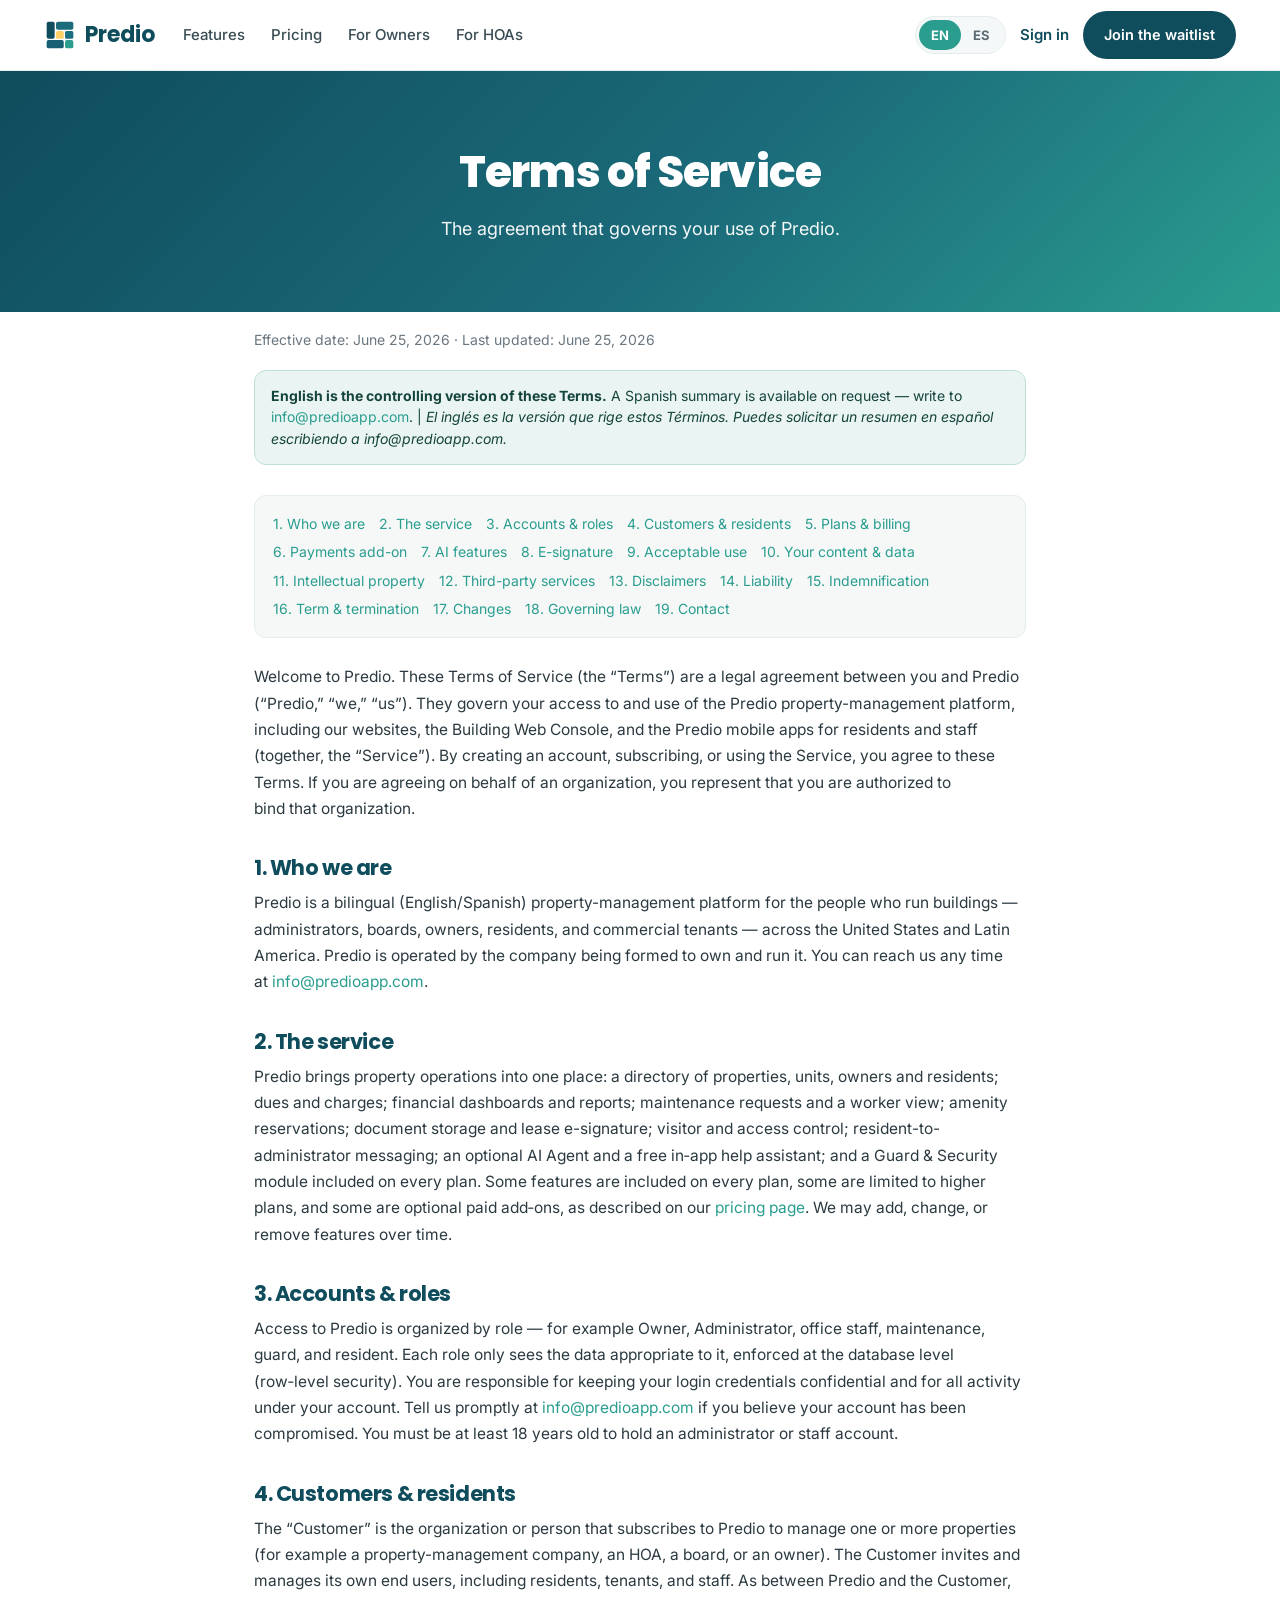
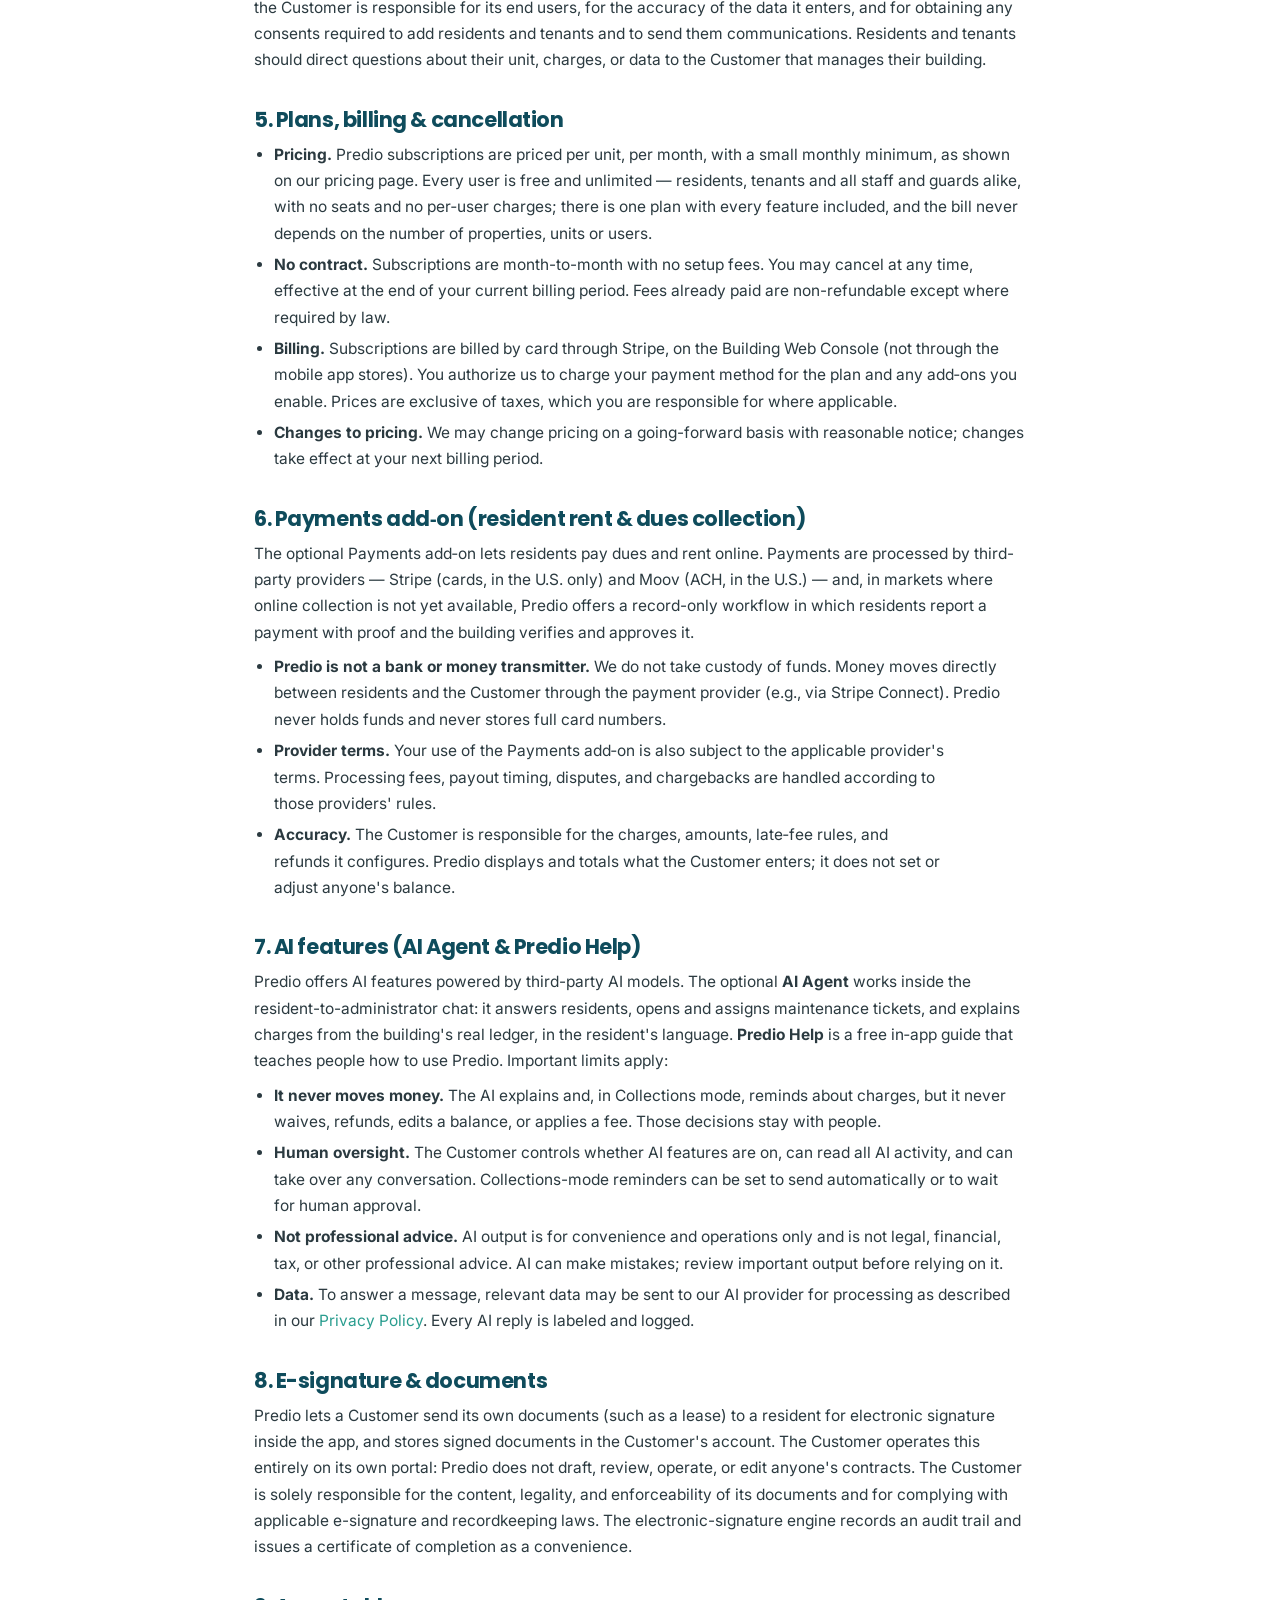
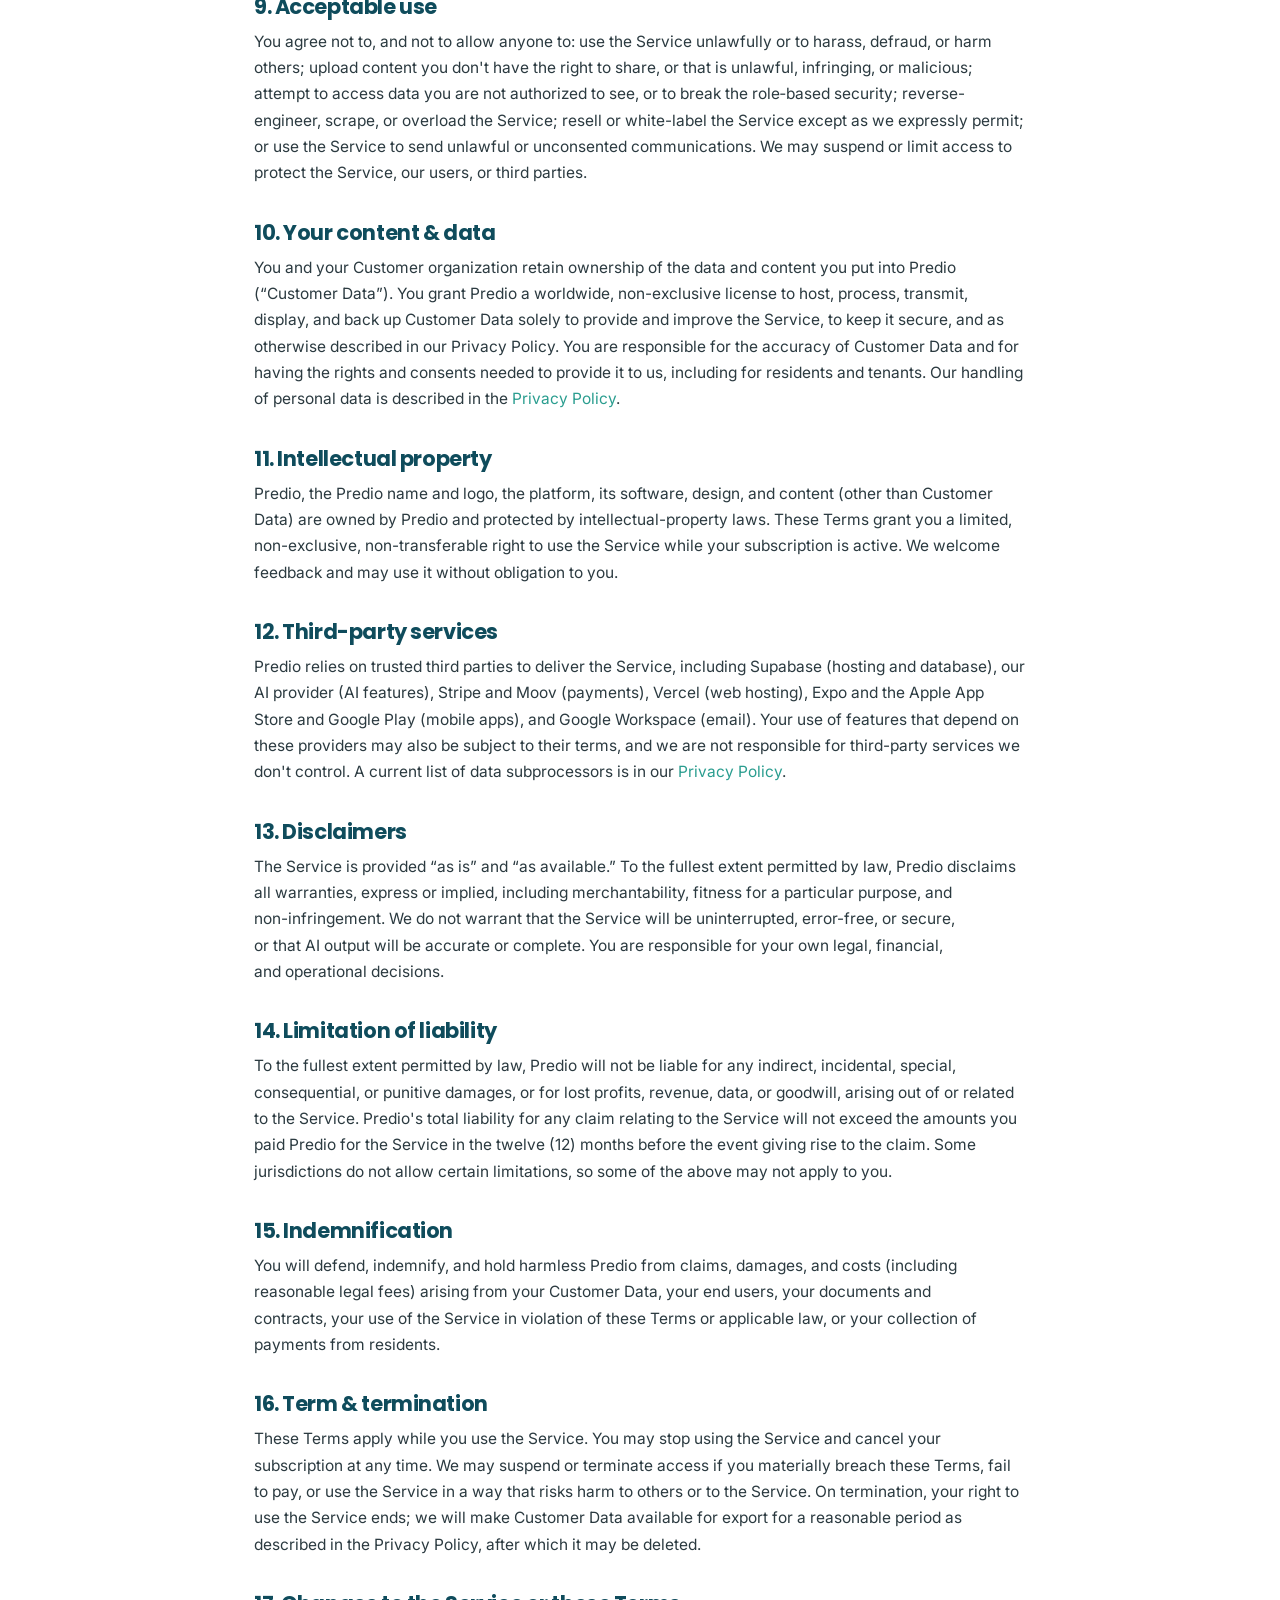
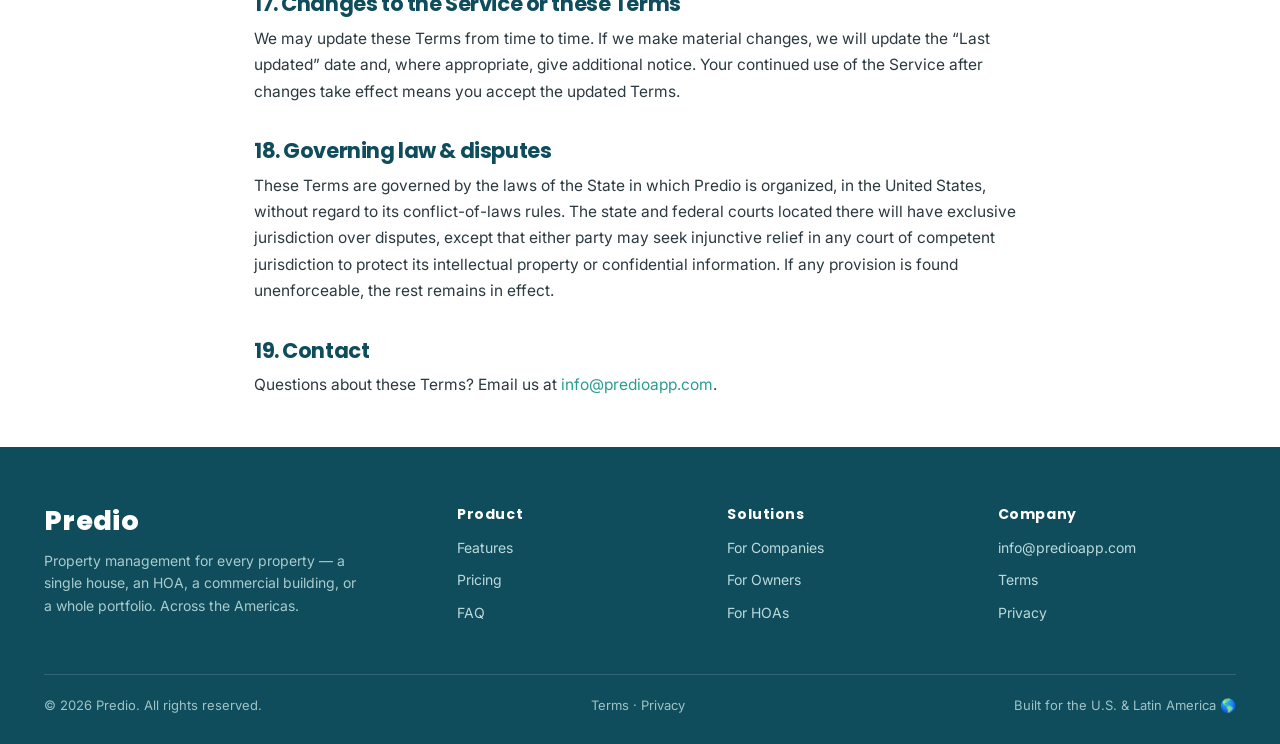
<file: terms.html>
<!DOCTYPE html>
<html lang="en">
<head>
<meta charset="UTF-8" />
<meta name="viewport" content="width=device-width, initial-scale=1.0" />
<title id="metaTitle">Terms of Service — Predio</title>
<meta id="metaDesc" name="description" content="The Terms of Service for Predio, the bilingual property management platform — covering subscriptions, payments, the AI Agent, e-signature, acceptable use, and your rights." />
<link rel="canonical" href="https://www.predioapp.com/terms" />
<link rel="alternate" hreflang="en" href="https://www.predioapp.com/terms" />
<link rel="alternate" hreflang="es" href="https://www.predioapp.com/terms?lang=es" />
<meta property="og:title" content="Terms of Service — Predio" />
<meta property="og:description" content="The terms that govern your use of Predio's property management platform." />
<meta property="og:url" content="https://www.predioapp.com/terms" />
<meta property="og:image" content="https://www.predioapp.com/og-image.png" />
<meta property="og:image:width" content="1200" />
<meta property="og:image:height" content="630" />
<meta property="og:image:alt" content="Predio — property management for every property, bilingual EN/ES" />
<meta name="twitter:card" content="summary_large_image" />
<meta name="twitter:image" content="https://www.predioapp.com/og-image.png" />
<meta name="robots" content="index,follow" />
<link rel="icon" href="data:image/svg+xml,%3Csvg xmlns='http://www.w3.org/2000/svg' viewBox='0 0 120 120'%3E%3Crect x='10' y='10' width='30' height='64' rx='7' fill='%230f4c5c'/%3E%3Crect x='45' y='10' width='65' height='30' rx='7' fill='%231b6b7a'/%3E%3Crect x='45' y='45' width='29' height='29' rx='6' fill='%23ffd166'/%3E%3Crect x='79' y='45' width='31' height='29' rx='6' fill='%231c6f80'/%3E%3Crect x='10' y='79' width='64' height='31' rx='7' fill='%23175f73'/%3E%3Crect x='79' y='79' width='31' height='31' rx='7' fill='%232a9d8f'/%3E%3C/svg%3E" />
<link rel="preconnect" href="https://fonts.googleapis.com" /><link rel="preconnect" href="https://fonts.gstatic.com" crossorigin />
<link href="https://fonts.googleapis.com/css2?family=Inter:wght@400;500;600;700&family=Poppins:wght@600;700;800&display=swap" rel="stylesheet" />
<link rel="stylesheet" href="/styles.css" />
<style>
.legal{max-width:820px;margin:0 auto;padding:8px 0 24px}
.legal .meta{color:#6a7780;font-size:14px;margin:0 0 6px}
.legal .note{background:#EAF4F2;border:1px solid #BFE0D8;border-radius:12px;padding:14px 16px;font-size:14px;color:#14443c;margin:18px 0 30px;line-height:1.55}
.legal h2{font-family:'Poppins',sans-serif;font-size:21px;color:#0F4C5C;margin:34px 0 10px}
.legal h3{font-size:16px;color:#13303a;margin:20px 0 6px}
.legal p,.legal li{font-size:15.5px;line-height:1.7;color:#2b3a40}
.legal ul{margin:8px 0 8px 20px}
.legal li{margin:5px 0}
.legal a{color:#2A9D8F;text-decoration:none}
.legal .toc{background:#F5F8F7;border:1px solid #E4ECEC;border-radius:12px;padding:14px 18px;margin:0 0 26px}
.legal .toc a{display:inline-block;margin:3px 14px 3px 0;font-size:14px}
</style>
</head>
<body>

<header class="nav">
  <div class="container nav-inner">
    <a class="logo" href="/" aria-label="Predio home"><svg viewBox="0 0 120 120" aria-hidden="true"><rect x="10" y="10" width="30" height="64" rx="7" fill="#0f4c5c"/><rect x="45" y="10" width="65" height="30" rx="7" fill="#1b6b7a"/><rect x="45" y="45" width="29" height="29" rx="6" fill="#ffd166"/><rect x="79" y="45" width="31" height="29" rx="6" fill="#1c6f80"/><rect x="10" y="79" width="64" height="31" rx="7" fill="#175f73"/><rect x="79" y="79" width="31" height="31" rx="7" fill="#2a9d8f"/></svg> Predio</a>
    <nav class="nav-desktop" aria-label="Primary">
        <a href="/features" data-i18n="nav_features">Features</a>
        <a href="/pricing" data-i18n="nav_pricing">Pricing</a>
        <a href="/owners" data-i18n="nav_owners">For Owners</a>
        <a href="/hoas" data-i18n="nav_hoa">For HOAs</a>
    </nav>
    <div class="nav-actions">
      <div class="lang lang-bar" role="button" tabindex="0" aria-label="Switch language"><div class="slider"></div><span class="active" data-l="en">EN</span><span data-l="es">ES</span></div>
      <a href="https://app.predioapp.com" class="nav-signin" data-i18n="nav_signin">Sign in</a>
      <a href="mailto:info@predioapp.com?subject=Predio%20waitlist&body=Please%20add%20me%20to%20the%20Predio%20waitlist." class="btn btn-primary nav-cta" data-i18n="nav_cta">Join the waitlist</a>
      <button class="menu-btn" id="menuBtn" aria-label="Menu" aria-expanded="false">&#9776;</button>
    </div>
    <div class="nav-drawer" id="navDrawer">
      <nav class="nav-links" id="navLinks" aria-label="Primary">
        <a href="/features" data-i18n="nav_features">Features</a>
        <a href="/pricing" data-i18n="nav_pricing">Pricing</a>
        <a href="/property-management" data-i18n="nav_pm">For Companies</a>
        <a href="/owners" data-i18n="nav_owners">For Owners</a>
        <a href="/hoas" data-i18n="nav_hoa">For HOAs</a>
        <a href="/faq" data-i18n="nav_faq">FAQ</a>
        <a href="https://app.predioapp.com" class="signin" data-i18n="nav_signin">Sign in</a>
      </nav>
      <div class="lang" role="button" tabindex="0" aria-label="Switch language"><div class="slider"></div><span class="active" data-l="en">EN</span><span data-l="es">ES</span></div>
      <a href="mailto:info@predioapp.com?subject=Predio%20waitlist&body=Please%20add%20me%20to%20the%20Predio%20waitlist." class="btn btn-primary" data-i18n="nav_cta">Join the waitlist</a>
    </div>
  </div>
</header>

<main>
<div class="page-hero">
  <div class="container">
    <h1>Terms of Service</h1>
    <p data-i18n="ph_sub">The agreement that governs your use of Predio.</p>
  </div>
</div>

<section class="legal">
  <div class="container">
    <div class="legal">
      <p class="meta">Effective date: June 25, 2026 · Last updated: June 25, 2026</p>
      <p class="note"><strong>English is the controlling version of these Terms.</strong> A Spanish summary is available on request — write to <a href="mailto:info@predioapp.com">info@predioapp.com</a>. &nbsp;|&nbsp; <em>El inglés es la versión que rige estos Términos. Puedes solicitar un resumen en español escribiendo a info@predioapp.com.</em></p>

      <div class="toc">
        <a href="#about">1. Who we are</a><a href="#service">2. The service</a><a href="#accounts">3. Accounts &amp; roles</a><a href="#customer-users">4. Customers &amp; residents</a><a href="#subscription">5. Plans &amp; billing</a><a href="#payments">6. Payments add-on</a><a href="#ai">7. AI features</a><a href="#esign">8. E-signature</a><a href="#acceptable">9. Acceptable use</a><a href="#content">10. Your content &amp; data</a><a href="#ip">11. Intellectual property</a><a href="#third">12. Third-party services</a><a href="#warranty">13. Disclaimers</a><a href="#liability">14. Liability</a><a href="#indemnity">15. Indemnification</a><a href="#term">16. Term &amp; termination</a><a href="#changes">17. Changes</a><a href="#law">18. Governing law</a><a href="#contact">19. Contact</a>
      </div>

      <p>Welcome to Predio. These Terms of Service (the &ldquo;Terms&rdquo;) are a legal agreement between you and Predio (&ldquo;Predio,&rdquo; &ldquo;we,&rdquo; &ldquo;us&rdquo;). They govern your access to and use of the Predio property-management platform, including our websites, the Building Web Console, and the Predio mobile apps for residents and staff (together, the &ldquo;Service&rdquo;). By creating an account, subscribing, or using the Service, you agree to these Terms. If you are agreeing on behalf of an organization, you represent that you are authorized to bind that organization.</p>

      <h2 id="about">1. Who we are</h2>
      <p>Predio is a bilingual (English/Spanish) property-management platform for the people who run buildings — administrators, boards, owners, residents, and commercial tenants — across the United States and Latin America. Predio is operated by the company being formed to own and run it. You can reach us any time at <a href="mailto:info@predioapp.com">info@predioapp.com</a>.</p>

      <h2 id="service">2. The service</h2>
      <p>Predio brings property operations into one place: a directory of properties, units, owners and residents; dues and charges; financial dashboards and reports; maintenance requests and a worker view; amenity reservations; document storage and lease e-signature; visitor and access control; resident-to-administrator messaging; an optional AI Agent and a free in-app help assistant; and a Guard &amp; Security module included on every plan. Some features are included on every plan, some are limited to higher plans, and some are optional paid add-ons, as described on our <a href="/pricing">pricing page</a>. We may add, change, or remove features over time.</p>

      <h2 id="accounts">3. Accounts &amp; roles</h2>
      <p>Access to Predio is organized by role — for example Owner, Administrator, office staff, maintenance, guard, and resident. Each role only sees the data appropriate to it, enforced at the database level (row-level security). You are responsible for keeping your login credentials confidential and for all activity under your account. Tell us promptly at <a href="mailto:info@predioapp.com">info@predioapp.com</a> if you believe your account has been compromised. You must be at least 18 years old to hold an administrator or staff account.</p>

      <h2 id="customer-users">4. Customers &amp; residents</h2>
      <p>The &ldquo;Customer&rdquo; is the organization or person that subscribes to Predio to manage one or more properties (for example a property-management company, an HOA, a board, or an owner). The Customer invites and manages its own end users, including residents, tenants, and staff. As between Predio and the Customer, the Customer is responsible for its end users, for the accuracy of the data it enters, and for obtaining any consents required to add residents and tenants and to send them communications. Residents and tenants should direct questions about their unit, charges, or data to the Customer that manages their building.</p>

      <h2 id="subscription">5. Plans, billing &amp; cancellation</h2>
      <ul>
        <li><strong>Pricing.</strong> Predio subscriptions are priced per unit, per month, with a small monthly minimum, as shown on our pricing page. Every user is free and unlimited — residents, tenants and all staff and guards alike, with no seats and no per-user charges; there is one plan with every feature included, and the bill never depends on the number of properties, units or users.</li>
        <li><strong>No contract.</strong> Subscriptions are month-to-month with no setup fees. You may cancel at any time, effective at the end of your current billing period. Fees already paid are non-refundable except where required by law.</li>
        <li><strong>Billing.</strong> Subscriptions are billed by card through Stripe, on the Building Web Console (not through the mobile app stores). You authorize us to charge your payment method for the plan and any add-ons you enable. Prices are exclusive of taxes, which you are responsible for where applicable.</li>
        <li><strong>Changes to pricing.</strong> We may change pricing on a going-forward basis with reasonable notice; changes take effect at your next billing period.</li>
      </ul>

      <h2 id="payments">6. Payments add-on (resident rent &amp; dues collection)</h2>
      <p>The optional Payments add-on lets residents pay dues and rent online. Payments are processed by third-party providers — Stripe (cards, in the U.S. only) and Moov (ACH, in the U.S.) — and, in markets where online collection is not yet available, Predio offers a record-only workflow in which residents report a payment with proof and the building verifies and approves it.</p>
      <ul>
        <li><strong>Predio is not a bank or money transmitter.</strong> We do not take custody of funds. Money moves directly between residents and the Customer through the payment provider (e.g., via Stripe Connect). Predio never holds funds and never stores full card numbers.</li>
        <li><strong>Provider terms.</strong> Your use of the Payments add-on is also subject to the applicable provider's terms. Processing fees, payout timing, disputes, and chargebacks are handled according to those providers' rules.</li>
        <li><strong>Accuracy.</strong> The Customer is responsible for the charges, amounts, late-fee rules, and refunds it configures. Predio displays and totals what the Customer enters; it does not set or adjust anyone's balance.</li>
      </ul>

      <h2 id="ai">7. AI features (AI Agent &amp; Predio Help)</h2>
      <p>Predio offers AI features powered by third-party AI models. The optional <strong>AI Agent</strong> works inside the resident-to-administrator chat: it answers residents, opens and assigns maintenance tickets, and explains charges from the building's real ledger, in the resident's language. <strong>Predio Help</strong> is a free in-app guide that teaches people how to use Predio. Important limits apply:</p>
      <ul>
        <li><strong>It never moves money.</strong> The AI explains and, in Collections mode, reminds about charges, but it never waives, refunds, edits a balance, or applies a fee. Those decisions stay with people.</li>
        <li><strong>Human oversight.</strong> The Customer controls whether AI features are on, can read all AI activity, and can take over any conversation. Collections-mode reminders can be set to send automatically or to wait for human approval.</li>
        <li><strong>Not professional advice.</strong> AI output is for convenience and operations only and is not legal, financial, tax, or other professional advice. AI can make mistakes; review important output before relying on it.</li>
        <li><strong>Data.</strong> To answer a message, relevant data may be sent to our AI provider for processing as described in our <a href="/privacy">Privacy Policy</a>. Every AI reply is labeled and logged.</li>
      </ul>

      <h2 id="esign">8. E-signature &amp; documents</h2>
      <p>Predio lets a Customer send its own documents (such as a lease) to a resident for electronic signature inside the app, and stores signed documents in the Customer's account. The Customer operates this entirely on its own portal: Predio does not draft, review, operate, or edit anyone's contracts. The Customer is solely responsible for the content, legality, and enforceability of its documents and for complying with applicable e-signature and recordkeeping laws. The electronic-signature engine records an audit trail and issues a certificate of completion as a convenience.</p>

      <h2 id="acceptable">9. Acceptable use</h2>
      <p>You agree not to, and not to allow anyone to: use the Service unlawfully or to harass, defraud, or harm others; upload content you don't have the right to share, or that is unlawful, infringing, or malicious; attempt to access data you are not authorized to see, or to break the role-based security; reverse-engineer, scrape, or overload the Service; resell or white-label the Service except as we expressly permit; or use the Service to send unlawful or unconsented communications. We may suspend or limit access to protect the Service, our users, or third parties.</p>

      <h2 id="content">10. Your content &amp; data</h2>
      <p>You and your Customer organization retain ownership of the data and content you put into Predio (&ldquo;Customer Data&rdquo;). You grant Predio a worldwide, non-exclusive license to host, process, transmit, display, and back up Customer Data solely to provide and improve the Service, to keep it secure, and as otherwise described in our Privacy Policy. You are responsible for the accuracy of Customer Data and for having the rights and consents needed to provide it to us, including for residents and tenants. Our handling of personal data is described in the <a href="/privacy">Privacy Policy</a>.</p>

      <h2 id="ip">11. Intellectual property</h2>
      <p>Predio, the Predio name and logo, the platform, its software, design, and content (other than Customer Data) are owned by Predio and protected by intellectual-property laws. These Terms grant you a limited, non-exclusive, non-transferable right to use the Service while your subscription is active. We welcome feedback and may use it without obligation to you.</p>

      <h2 id="third">12. Third-party services</h2>
      <p>Predio relies on trusted third parties to deliver the Service, including Supabase (hosting and database), our AI provider (AI features), Stripe and Moov (payments), Vercel (web hosting), Expo and the Apple App Store and Google Play (mobile apps), and Google Workspace (email). Your use of features that depend on these providers may also be subject to their terms, and we are not responsible for third-party services we don't control. A current list of data subprocessors is in our <a href="/privacy">Privacy Policy</a>.</p>

      <h2 id="warranty">13. Disclaimers</h2>
      <p>The Service is provided &ldquo;as is&rdquo; and &ldquo;as available.&rdquo; To the fullest extent permitted by law, Predio disclaims all warranties, express or implied, including merchantability, fitness for a particular purpose, and non-infringement. We do not warrant that the Service will be uninterrupted, error-free, or secure, or that AI output will be accurate or complete. You are responsible for your own legal, financial, and operational decisions.</p>

      <h2 id="liability">14. Limitation of liability</h2>
      <p>To the fullest extent permitted by law, Predio will not be liable for any indirect, incidental, special, consequential, or punitive damages, or for lost profits, revenue, data, or goodwill, arising out of or related to the Service. Predio's total liability for any claim relating to the Service will not exceed the amounts you paid Predio for the Service in the twelve (12) months before the event giving rise to the claim. Some jurisdictions do not allow certain limitations, so some of the above may not apply to you.</p>

      <h2 id="indemnity">15. Indemnification</h2>
      <p>You will defend, indemnify, and hold harmless Predio from claims, damages, and costs (including reasonable legal fees) arising from your Customer Data, your end users, your documents and contracts, your use of the Service in violation of these Terms or applicable law, or your collection of payments from residents.</p>

      <h2 id="term">16. Term &amp; termination</h2>
      <p>These Terms apply while you use the Service. You may stop using the Service and cancel your subscription at any time. We may suspend or terminate access if you materially breach these Terms, fail to pay, or use the Service in a way that risks harm to others or to the Service. On termination, your right to use the Service ends; we will make Customer Data available for export for a reasonable period as described in the Privacy Policy, after which it may be deleted.</p>

      <h2 id="changes">17. Changes to the Service or these Terms</h2>
      <p>We may update these Terms from time to time. If we make material changes, we will update the &ldquo;Last updated&rdquo; date and, where appropriate, give additional notice. Your continued use of the Service after changes take effect means you accept the updated Terms.</p>

      <h2 id="law">18. Governing law &amp; disputes</h2>
      <p>These Terms are governed by the laws of the State in which Predio is organized, in the United States, without regard to its conflict-of-laws rules. The state and federal courts located there will have exclusive jurisdiction over disputes, except that either party may seek injunctive relief in any court of competent jurisdiction to protect its intellectual property or confidential information. If any provision is found unenforceable, the rest remains in effect.</p>

      <h2 id="contact">19. Contact</h2>
      <p>Questions about these Terms? Email us at <a href="mailto:info@predioapp.com">info@predioapp.com</a>.</p>
    </div>
  </div>
</section>
</main>

<footer>
  <div class="container">
    <div class="foot-grid">
      <div class="foot-brand"><div class="foot-wordmark">Predio</div><p data-i18n="foot_tag">Property management for every property — a single house, an HOA, a commercial building, or a whole portfolio. Across the Americas.</p></div>
      <div class="foot-col"><h4 data-i18n="foot_product">Product</h4><a href="/features" data-i18n="nav_features">Features</a><a href="/pricing" data-i18n="nav_pricing">Pricing</a><a href="/faq" data-i18n="nav_faq">FAQ</a></div>
      <div class="foot-col"><h4 data-i18n="foot_solutions">Solutions</h4><a href="/property-management" data-i18n="nav_pm">For Companies</a><a href="/owners" data-i18n="nav_owners">For Owners</a><a href="/hoas" data-i18n="nav_hoa">For HOAs</a></div>
      <div class="foot-col"><h4 data-i18n="foot_company">Company</h4><a href="mailto:info@predioapp.com">info@predioapp.com</a><a href="/terms" data-i18n="foot_terms">Terms of Service</a><a href="/privacy" data-i18n="foot_privacy">Privacy Policy</a></div>
    </div>
    <div class="foot-bottom"><span>© <span id="year"></span> Predio. <span data-i18n="rights">All rights reserved.</span></span><span class="foot-legal"><a href="/terms" data-i18n="foot_terms">Terms</a> · <a href="/privacy" data-i18n="foot_privacy">Privacy</a></span><span data-i18n="foot_made">Built for the U.S. &amp; Latin America 🌎</span></div>
  </div>
</footer>

<script>
window.ES = {
  nav_features:"Funciones", nav_pricing:"Precios", nav_pm:"Para Empresas", nav_owners:"Para Propietarios", nav_hoa:"Para Condominios", nav_faq:"Preguntas", nav_cta:"Únete a la lista de espera", nav_signin:"Iniciar sesión",
  ph_sub:"El acuerdo que rige tu uso de Predio.",
  foot_tag:"Administración para cada propiedad — una sola casa, un condominio, un edificio comercial o todo un portafolio. En todas las Américas.",
  foot_product:"Producto", foot_solutions:"Soluciones", foot_company:"Empresa", rights:"Todos los derechos reservados.",
  foot_terms:"Términos de Servicio", foot_privacy:"Política de Privacidad", foot_made:"Hecho para EE. UU. y Latinoamérica 🌎"
};
window.META = {
  en:{title:"Terms of Service — Predio", desc:"The Terms of Service for Predio, the bilingual property management platform."},
  es:{title:"Términos de Servicio — Predio", desc:"Los Términos de Servicio de Predio, la plataforma bilingüe de administración de propiedades."}
};
</script>
<script src="/app.js"></script>
</body>
</html>
</file>
<file: styles.css>
:root{
  --teal:#0f4c5c; --teal2:#1b6b7a; --green:#2a9d8f; --yellow:#ffd166; --ink:#16242b;
  --muted:#5c6b73; --bg:#ffffff; --soft:#f4f8f8; --line:#e4ecec; --radius:16px;
}
*{box-sizing:border-box;margin:0;padding:0}
html{scroll-behavior:smooth}
body{font-family:'Inter',system-ui,sans-serif;color:var(--ink);background:var(--bg);line-height:1.6;-webkit-font-smoothing:antialiased}
h1,h2,h3,h4,.brandfont{font-family:'Poppins','Inter',sans-serif;letter-spacing:-.02em;line-height:1.14;text-wrap:balance}
p,li,.tier-for,.badge,.hero-note,.check,.mini .row{text-wrap:pretty}
a{color:inherit;text-decoration:none}
img{max-width:100%}
.container{max-width:1240px;margin:0 auto;padding:0 24px}
.narrow{max-width:840px;margin:0 auto;padding:0 24px}
.kicker{color:var(--green);font-weight:700;font-size:13px;letter-spacing:.16em;text-transform:uppercase;margin-bottom:10px}
section{padding:80px 0}
.btn{display:inline-flex;align-items:center;gap:8px;font-weight:600;font-size:15px;padding:13px 24px;border-radius:999px;border:1.5px solid transparent;cursor:pointer;transition:.2s}
.btn-primary{background:var(--teal);color:#fff}
.btn-primary:hover{background:#0c3e4b;transform:translateY(-1px)}
.btn-ghost{background:transparent;color:var(--teal);border-color:var(--line)}
.btn-ghost:hover{border-color:var(--teal2);background:var(--soft)}
.btn-light{background:#fff;color:var(--teal)}
.btn-light:hover{transform:translateY(-1px)}
.center{text-align:center}

/* NAV — logo left, inline links, right actions (EN/ES pill · Sign in · CTA).
   Below the breakpoint the links + actions fold into the hamburger drawer. */
header.nav{position:sticky;top:0;z-index:50;background:rgba(255,255,255,.92);backdrop-filter:blur(12px);border-bottom:1px solid var(--line)}
header.nav.nav-open{background:#fff}
.nav-inner{display:flex;align-items:center;gap:22px;height:70px}
.logo{display:flex;align-items:center;gap:9px;font-family:'Poppins';font-weight:700;font-size:22px;color:var(--teal);flex:0 0 auto}
.logo svg{width:32px;height:32px}
.nav-desktop{display:flex;align-items:center;gap:26px;margin-left:6px;font-size:15px;font-weight:500}
.nav-desktop a{color:#3a4c54;white-space:nowrap;transition:color .15s}
.nav-desktop a:hover,.nav-desktop a.active{color:var(--teal)}
.nav-actions{margin-left:auto;display:flex;align-items:center;gap:14px}
.nav-signin{font-size:15px;font-weight:600;color:var(--teal);white-space:nowrap}
.nav-signin:hover{color:#0c3e4b}
.nav-cta{white-space:nowrap;padding:11px 20px;font-size:14.5px}
.menu-btn{display:none;align-items:center;justify-content:center;width:46px;height:46px;background:none;border:1px solid var(--line);border-radius:12px;cursor:pointer;font-size:22px;line-height:1;color:var(--teal);transition:.2s}
.menu-btn:hover{border-color:var(--teal2);background:var(--soft)}
.lang{display:inline-flex;background:var(--soft);border:1px solid var(--line);border-radius:999px;padding:3px;position:relative;cursor:pointer;user-select:none}
.lang span{position:relative;z-index:2;font-size:13px;font-weight:700;padding:5px 12px;border-radius:999px;color:var(--muted);transition:color .25s}
.lang span.active{color:#fff}
.lang .slider{position:absolute;top:3px;bottom:3px;left:3px;width:calc(50% - 3px);background:var(--green);border-radius:999px;transition:transform .25s cubic-bezier(.4,0,.2,1)}
.lang.es .slider{transform:translateX(100%)}

/* dropdown panel (mobile) */
.nav-drawer{display:none}
header.nav-open .nav-drawer{display:flex;flex-direction:column;position:absolute;top:calc(100% + 10px);right:0;width:min(300px,calc(100vw - 32px));background:#fff;border:1px solid var(--line);border-radius:16px;box-shadow:0 30px 60px -28px rgba(15,76,92,.45);padding:12px;z-index:60}
.nav-drawer .nav-links{display:flex;flex-direction:column;gap:2px}
.nav-drawer .nav-links a{padding:12px 14px;border-radius:10px;font-size:15.5px;font-weight:600;color:#33454d;transition:.15s}
.nav-drawer .nav-links a:hover,.nav-drawer .nav-links a.active{background:var(--soft);color:var(--teal)}
.nav-drawer .nav-links a.signin{color:var(--teal);border-top:1px solid var(--line);border-radius:0;margin-top:4px;padding-top:14px}
.nav-drawer .lang{align-self:center;margin:12px 0 8px}
.nav-drawer .lang span{padding:6px 15px;font-size:14px}
.nav-drawer .btn-primary{display:flex;justify-content:center;margin:2px 4px 4px;padding:13px 22px}
/* wide: inline nav shows, drawer's own pill hidden */
@media(min-width:1101px){.nav-drawer .lang{display:none}}
/* narrow: fold the inline links + bar actions into the hamburger */
@media(max-width:1100px){
  .nav-desktop{display:none}
  .nav-actions .nav-signin,.nav-actions .nav-cta,.nav-actions .lang-bar{display:none}
  .menu-btn{display:flex}
}

/* HERO (home) — full-bleed soft gradient band; wide 2-col with a bigger,
   floating dashboard visual on the right. */
.hero{position:relative;overflow:hidden;border-bottom:1px solid var(--line);background:
  radial-gradient(1200px 600px at 80% -10%,rgba(42,157,143,.16),transparent 60%),
  radial-gradient(900px 500px at 0% 10%,rgba(27,107,122,.12),transparent 55%),
  linear-gradient(180deg,#f4faf8 0%,#ffffff 76%);
  padding:92px 0 84px}
.hero-grid{display:grid;grid-template-columns:1.02fr 1.12fr;gap:56px;align-items:center}
.hero h1{font-size:52px;font-weight:800;color:var(--teal)}
.hero p.sub{font-size:19px;color:var(--muted);margin:22px 0 28px;max-width:560px}
.hero-cta{display:flex;gap:14px;flex-wrap:wrap;align-items:center}
.hero-note{font-size:14px;color:var(--muted);margin-top:16px;display:flex;align-items:center;gap:8px}
.dot{width:8px;height:8px;border-radius:50%;background:var(--green);display:inline-block}
.badges{display:flex;gap:20px;margin-top:34px;flex-wrap:wrap}
.badge{font-size:13px;font-weight:600;color:var(--teal2);display:flex;align-items:center;gap:7px}

/* page hero (subpages) — full-bleed gradient band, content centered so it reads
   balanced at the wide (1240px) container instead of hugging the left. */
.page-hero{background:linear-gradient(135deg,#0f4c5c 0%,#1b6b7a 55%,#2a9d8f 100%);color:#fff;padding:76px 0 68px;text-align:center}
.page-hero .kicker{color:var(--yellow)}
.page-hero h1{font-size:44px;font-weight:800;max-width:820px;margin:0 auto}
.page-hero p{font-size:18px;opacity:.95;margin:18px auto 0;max-width:680px}
.page-hero .hero-cta{margin-top:28px;justify-content:center}

/* image placeholder */
.ph{position:relative;border:2px dashed #bcd2d2;border-radius:var(--radius);background:linear-gradient(135deg,#eef6f5,#f7fbfb);display:flex;flex-direction:column;align-items:center;justify-content:center;color:#6f8a8a;text-align:center;padding:22px;min-height:160px;font-size:14px;font-weight:500}
.ph svg{width:34px;height:34px;opacity:.6;margin-bottom:8px}
.ph.hero-ph{min-height:380px;box-shadow:0 30px 60px -30px rgba(15,76,92,.35)}
/* real product screenshots */
.shot{position:relative;margin:0;border-radius:var(--radius);overflow:hidden}
.shot img{display:block;width:100%;height:auto}
.shot.web img{border-radius:var(--radius);border:1px solid var(--line);box-shadow:0 24px 50px -26px rgba(15,76,92,.45)}
.shot.phone{display:flex;align-items:center;justify-content:center;padding:26px;background:radial-gradient(120% 120% at 50% 0%,#eef6f5,#e4efee);border:1px solid var(--line)}
.shot.phone img{width:auto;max-height:460px;border-radius:26px;box-shadow:0 26px 54px -22px rgba(15,76,92,.5)}
.shot.hero-shot img{border-radius:var(--radius);border:1px solid var(--line);box-shadow:0 34px 64px -30px rgba(15,76,92,.5)}

/* trust */
.trust{padding:34px 0;border-top:1px solid var(--line);border-bottom:1px solid var(--line);background:var(--soft)}
.trust .label{text-align:center;color:var(--muted);font-size:13px;font-weight:600;letter-spacing:.05em;margin-bottom:18px}
.trust-logos{display:flex;justify-content:center;gap:18px;flex-wrap:wrap}
.tlogo{width:140px;height:46px;border-radius:10px;border:1px dashed #cddcdc;display:flex;align-items:center;justify-content:center;color:#9bb0b0;font-size:12px;background:#fff}

/* value props / cards */
.vp-grid{display:grid;grid-template-columns:repeat(3,1fr);gap:24px;margin-top:40px}
.vp-card{background:#fff;border:1px solid var(--line);border-radius:var(--radius);padding:30px;transition:.2s}
.vp-card:hover{box-shadow:0 18px 40px -24px rgba(15,76,92,.4);transform:translateY(-3px)}
.vp-ic{width:50px;height:50px;border-radius:12px;background:linear-gradient(135deg,var(--teal),var(--green));display:flex;align-items:center;justify-content:center;margin-bottom:16px}
.vp-ic svg{width:26px;height:26px;stroke:#fff}
.vp-card h3{font-size:20px;color:var(--teal);margin-bottom:8px}
.vp-card p{color:var(--muted);font-size:15px}
/* value-prop cards that link out (the home "three pillars" teaser → Features) */
.vp-card.link{display:block}
.vp-card .arrow{color:var(--green);font-weight:700;font-size:14px;margin-top:16px;display:inline-block}

/* section heads */
.section-head{text-align:center;max-width:700px;margin:0 auto 12px}
.section-head h2{font-size:36px;color:var(--ink)}
.section-head p{color:var(--muted);font-size:17px;margin-top:14px}

/* features grid */
.feat-grid{display:grid;grid-template-columns:repeat(4,1fr);gap:20px;margin-top:48px}
.feat{background:#fff;border:1px solid var(--line);border-radius:14px;padding:24px;transition:.2s}
.feat:hover{border-color:var(--green);box-shadow:0 14px 30px -20px rgba(42,157,143,.5)}
.feat .fic{width:42px;height:42px;border-radius:11px;background:var(--soft);display:flex;align-items:center;justify-content:center;margin-bottom:14px}
.feat .fic svg{width:22px;height:22px;stroke:var(--green)}
.feat h3{font-size:15px;color:var(--teal);margin-bottom:6px}
.feat p{font-size:13.5px;color:var(--muted)}

/* alternating feature rows (features page) */
.frow{display:grid;grid-template-columns:1fr 1fr;gap:48px;align-items:center;padding:46px 0;border-bottom:1px solid var(--line)}
.frow:last-child{border-bottom:none}
.frow.flip .ftxt{order:2}
.frow h2{font-size:28px;color:var(--teal)}
.frow p{color:var(--muted);font-size:16px;margin-top:14px}
.frow .mini{margin-top:18px;display:flex;flex-direction:column;gap:10px}
.mini .row{display:flex;gap:10px;align-items:flex-start;font-size:15px}
.mini .c{flex:0 0 22px;width:22px;height:22px;border-radius:50%;background:rgba(42,157,143,.15);color:var(--green);display:flex;align-items:center;justify-content:center;font-weight:800;font-size:13px}

/* split */
.split{display:grid;grid-template-columns:1fr 1fr;gap:48px;align-items:center}
.split h2{font-size:32px;color:var(--teal)}
.split p{color:var(--muted);font-size:16px;margin-top:16px}
.checks{margin-top:22px;display:flex;flex-direction:column;gap:12px}
.check{display:flex;gap:10px;align-items:flex-start;font-size:15px}
.check .c{flex:0 0 22px;width:22px;height:22px;border-radius:50%;background:rgba(42,157,143,.15);color:var(--green);display:flex;align-items:center;justify-content:center;font-weight:800;font-size:13px}

/* steps */
.steps{display:grid;grid-template-columns:repeat(3,1fr);gap:28px;margin-top:48px}
.step{text-align:center;padding:10px}
.step .num{width:52px;height:52px;border-radius:50%;background:linear-gradient(135deg,var(--teal),var(--green));color:#fff;font-family:'Poppins';font-weight:700;font-size:22px;display:flex;align-items:center;justify-content:center;margin:0 auto 18px}
.step h3{font-size:19px;color:var(--teal);margin-bottom:8px}
.step p{color:var(--muted);font-size:15px}

/* "who it's for" cards */
.aud-grid{display:grid;grid-template-columns:repeat(4,1fr);gap:18px;margin-top:44px}
.aud{display:block;background:#fff;border:1px solid var(--line);border-radius:var(--radius);padding:24px 20px;transition:.2s}
.aud:hover{box-shadow:0 18px 40px -24px rgba(15,76,92,.4);transform:translateY(-3px);border-color:var(--green)}
.aud .emoji{font-size:30px}
.aud h3{font-size:16px;color:var(--teal);margin:12px 0 6px}
.aud p{color:var(--muted);font-size:14.5px}
.aud .arrow{color:var(--green);font-weight:700;font-size:14px;margin-top:14px;display:inline-block}

/* difference band */
.band{background:linear-gradient(135deg,var(--teal) 0%,var(--teal2) 55%,var(--green) 100%);color:#fff}
.band .section-head h2{color:#fff}
.diff-grid{display:grid;grid-template-columns:repeat(5,1fr);gap:18px;margin-top:44px}
.diff{background:rgba(255,255,255,.08);border:1px solid rgba(255,255,255,.16);border-radius:14px;padding:22px;text-align:center}
.diff .d-ic{font-size:26px;margin-bottom:10px}
.diff h3{font-size:16px;margin-bottom:6px}
.diff p{font-size:13px;opacity:.9}

/* testimonial */
.quote{max-width:820px;margin:0 auto;text-align:center}
.quote p{font-family:'Poppins';font-weight:600;font-size:25px;color:var(--teal);line-height:1.4}
.quote .who{display:flex;align-items:center;justify-content:center;gap:14px;margin-top:26px}
.avatar{width:54px;height:54px;border-radius:50%;border:2px dashed #bcd2d2;background:#eef6f5;display:flex;align-items:center;justify-content:center;color:#6f8a8a;font-size:10px;text-align:center}

/* pricing */
.price-grid{display:grid;grid-template-columns:repeat(3,1fr);gap:24px;margin-top:48px;align-items:stretch}
/* one-plan pricing (Core §8 — no tiers) */
.price-solo{max-width:760px;margin:48px auto 0}
.price-solo .tier{padding:38px 40px}
.price-solo .price-slot{justify-content:center;text-align:center}
.price-solo h3,.price-solo .tier-for,.price-solo .tier-min,.price-solo .tier-seats{text-align:center}
.price-solo .amt{font-size:52px}
.solo-feats{columns:2;column-gap:34px;margin-top:22px}
.solo-feats li{break-inside:avoid;-webkit-column-break-inside:avoid}
@media(max-width:640px){.price-solo .tier{padding:30px 22px}.solo-feats{columns:1}.price-solo .amt{font-size:44px}}
.tier{background:#fff;border:1px solid var(--line);border-radius:18px;padding:32px 28px;display:flex;flex-direction:column;transition:.2s}
.tier:hover{box-shadow:0 20px 46px -28px rgba(15,76,92,.4);transform:translateY(-3px)}
.tier.popular{border:2px solid var(--green);box-shadow:0 26px 56px -34px rgba(42,157,143,.7);position:relative}
.pop-badge{position:absolute;top:-13px;left:50%;transform:translateX(-50%);background:var(--green);color:#fff;font-size:12px;font-weight:700;padding:5px 14px;border-radius:999px;letter-spacing:.04em}
.tier h3{font-size:22px;color:var(--teal)}
.tier-for{color:var(--muted);font-size:14px;margin:6px 0 18px;min-height:40px}
.price-slot{display:flex;align-items:baseline;gap:8px;padding:14px 0 18px;border-top:1px dashed var(--line);border-bottom:1px dashed var(--line);margin-bottom:6px;flex-wrap:wrap}
.price-slot .amt{font-family:'Poppins';font-weight:800;font-size:42px;color:var(--teal)}
.price-slot .per{color:var(--muted);font-size:14px;font-weight:600}
.tier-min{font-size:12.5px;color:var(--muted);font-weight:600;margin:0 0 6px}
.tier-seats{font-size:12.5px;color:var(--teal2);font-weight:600;margin:0 0 18px}
.tier-feats{list-style:none;margin:0 0 24px;padding:0;flex:1}
.tier-feats li{font-size:14.5px;color:#33454d;padding:7px 0 7px 26px;position:relative}
.tier-feats li:before{content:"\2713";position:absolute;left:0;color:var(--green);font-weight:800}
.tier .btn{width:100%;justify-content:center}
.tier.popular .btn{background:var(--teal);color:#fff;border-color:var(--teal)}
.ent-band{margin-top:28px;background:#fff;border:1px solid var(--line);border-radius:18px;padding:26px 34px;display:flex;align-items:center;justify-content:space-between;gap:24px;flex-wrap:wrap}
.ent-band h3{font-size:21px;color:var(--teal)}
.ent-band p{color:var(--muted);font-size:15px;margin-top:5px;max-width:580px}
.ent-band .btn{flex:0 0 auto}
.price-foot{text-align:center;color:var(--muted);font-size:14px;margin-top:28px}
.price-foot a{color:var(--green);font-weight:600}

/* faq */
.faq-list{max-width:840px;margin:36px auto 0}
.faq-item{border-bottom:1px solid var(--line)}
.faq-q{width:100%;text-align:left;background:none;border:none;padding:22px 0;font-family:'Poppins';font-weight:600;font-size:18px;color:var(--teal);cursor:pointer;display:flex;justify-content:space-between;align-items:center;gap:16px}
.faq-q .plus{font-size:24px;color:var(--green);transition:.2s;flex:0 0 auto}
.faq-item.open .plus{transform:rotate(45deg)}
.faq-a{max-height:0;overflow:hidden;transition:max-height .3s ease;color:var(--muted);font-size:15.5px}
.faq-a div{padding:0 0 22px}

/* security / trust strip */
.secure{background:var(--soft);border-top:1px solid var(--line);border-bottom:1px solid var(--line);padding:40px 0}
.secure .row4{display:grid;grid-template-columns:repeat(4,1fr);gap:24px}
.secure .it{display:flex;gap:13px;align-items:flex-start}
.secure .it .si{flex:0 0 40px;width:40px;height:40px;border-radius:11px;background:#fff;border:1px solid var(--line);display:flex;align-items:center;justify-content:center}
.secure .it .si svg{width:21px;height:21px;stroke:var(--green);fill:none;stroke-width:1.8}
.secure .it h4{font-size:15px;color:var(--teal);font-family:'Poppins'}
.secure .it p{font-size:13px;color:var(--muted);margin-top:2px}

/* add-on cards (pricing) */
.addon-grid{display:grid;grid-template-columns:repeat(2,1fr);gap:24px;margin-top:16px}
.addon{background:#fff;border:1px solid var(--line);border-radius:18px;padding:30px;display:flex;flex-direction:column;overflow:hidden}
.addon .ashot{margin:-30px -30px 20px;border-bottom:1px solid var(--line);background:var(--soft)}
.addon .ashot img{display:block;width:100%;height:168px;object-fit:cover;object-position:left top}
.addon .tag{align-self:flex-start;background:rgba(42,157,143,.12);color:var(--green);font-weight:700;font-size:12px;letter-spacing:.05em;text-transform:uppercase;padding:4px 12px;border-radius:999px;margin-bottom:12px}
.addon h3{font-size:21px;color:var(--teal)}
.addon .ap{font-family:'Poppins';font-weight:800;color:var(--teal);font-size:17px;margin:8px 0 10px}
.addon p{color:var(--muted);font-size:14.5px}
@media(max-width:760px){.addon-grid,.secure .row4{grid-template-columns:1fr}}
@media(max-width:900px){.secure .row4{grid-template-columns:1fr 1fr}}

/* prose */
.prose p{color:var(--muted);font-size:16px;margin:14px 0}
.prose h2{font-size:28px;color:var(--teal);margin-top:34px}
.prose h3{font-size:20px;color:var(--teal2);margin-top:24px}
.prose ul{margin:14px 0 14px 20px;color:var(--muted)}
.prose li{margin:8px 0}

/* legal / instruction pages (terms, privacy, delete-account) — the page gets
   the full-bleed .page-hero band + nav/footer, but the long body stays in a
   readable ~820px column instead of stretching to the wide 1240px content. */
.legal .container{max-width:820px}

/* pricing teaser heading (home) */
.teaser-h2{font-size:34px;color:var(--teal)}

/* final cta — full-bleed teal band */
.final{background:linear-gradient(120deg,var(--teal) 0%,#0e3a44 100%);text-align:center}
.final h2{font-size:38px;color:#fff}
.final p{color:#bfe0db;font-size:18px;margin:16px 0 28px}
/* any CTA button inside the teal band renders as a light button — so pages that
   still use btn-primary here don't paint a teal button on the teal band. */
.final .btn{background:#fff;color:var(--teal);border-color:#fff}
.final .btn:hover{transform:translateY(-1px)}

/* footer */
footer{background:var(--teal);color:#cfe3e3;padding:60px 0 28px}
.foot-grid{display:grid;grid-template-columns:1.6fr 1fr 1fr 1fr;gap:32px}
.foot-wordmark{font-family:'Poppins';font-weight:800;font-size:27px;letter-spacing:.3px;color:#fff;line-height:1}
.foot-brand p{margin-top:16px;font-size:14px;max-width:320px;color:#a9cccc;line-height:1.6}
.foot-col h4{color:#fff;font-size:14px;margin-bottom:14px;letter-spacing:.04em}
.foot-col a{display:block;font-size:14px;margin-bottom:10px;color:#bcdada}
.foot-col a:hover{color:#fff}
.foot-bottom{border-top:1px solid rgba(255,255,255,.14);margin-top:40px;padding-top:20px;display:flex;justify-content:space-between;flex-wrap:wrap;gap:10px;font-size:13px;color:#9fc4c4}

/* audience cards: 4-up is cramped on tablets — go 2-up below the full container width */
@media(max-width:1100px){
  .aud-grid{grid-template-columns:repeat(2,1fr)}
}
@media(max-width:900px){
  .hero-grid,.split,.foot-grid,.frow,.frow.flip .ftxt{grid-template-columns:1fr;order:0}
  .vp-grid,.feat-grid,.steps,.diff-grid,.aud-grid,.price-grid{grid-template-columns:1fr 1fr}
  /* a 2-col grid with an ODD card count would leave an orphan card next to a
     hole — let the last card span the full row instead */
  .vp-grid>:last-child:nth-child(odd),.feat-grid>:last-child:nth-child(odd),
  .steps>:last-child:nth-child(odd),.diff-grid>:last-child:nth-child(odd),
  .aud-grid>:last-child:nth-child(odd),.price-grid>:last-child:nth-child(odd){grid-column:1/-1}
  .hero h1{font-size:38px}.page-hero h1{font-size:32px}.section-head h2{font-size:28px}

  /* tighter vertical rhythm on phones */
  section{padding:54px 0}
  .hero{padding:54px 0 44px}
  .page-hero{padding:48px 0 44px}
  footer{padding:44px 0 24px}
  .foot-brand .logo{display:none}   /* logo already lives in the header — hide the footer copy on mobile */

  /* centered & consistent layout on phones — hero, section headers and cards center;
     checklists and long paragraphs stay left-aligned for readability */
  .hero h1,.hero .sub,.page-hero{text-align:center}
  .hero-cta,.hero-note,.badges{justify-content:center}
  .vp-card,.feat,.aud{text-align:center}
  .vp-ic,.feat .fic{margin-inline:auto}
  .frow h2,.split h2{text-align:center}
}
@media(max-width:560px){
  .vp-grid,.feat-grid,.steps,.diff-grid,.aud-grid,.price-grid{grid-template-columns:1fr}
  .hero h1{font-size:32px}
  section{padding:46px 0}
  /* trim headings on phones so two-word phrases stay together without overflow */
  .page-hero h1{font-size:27px}
  .section-head h2,.final h2,.teaser-h2{font-size:24px}
  .split h2{font-size:23px}
  .frow h2{font-size:20px}
}
</file>
